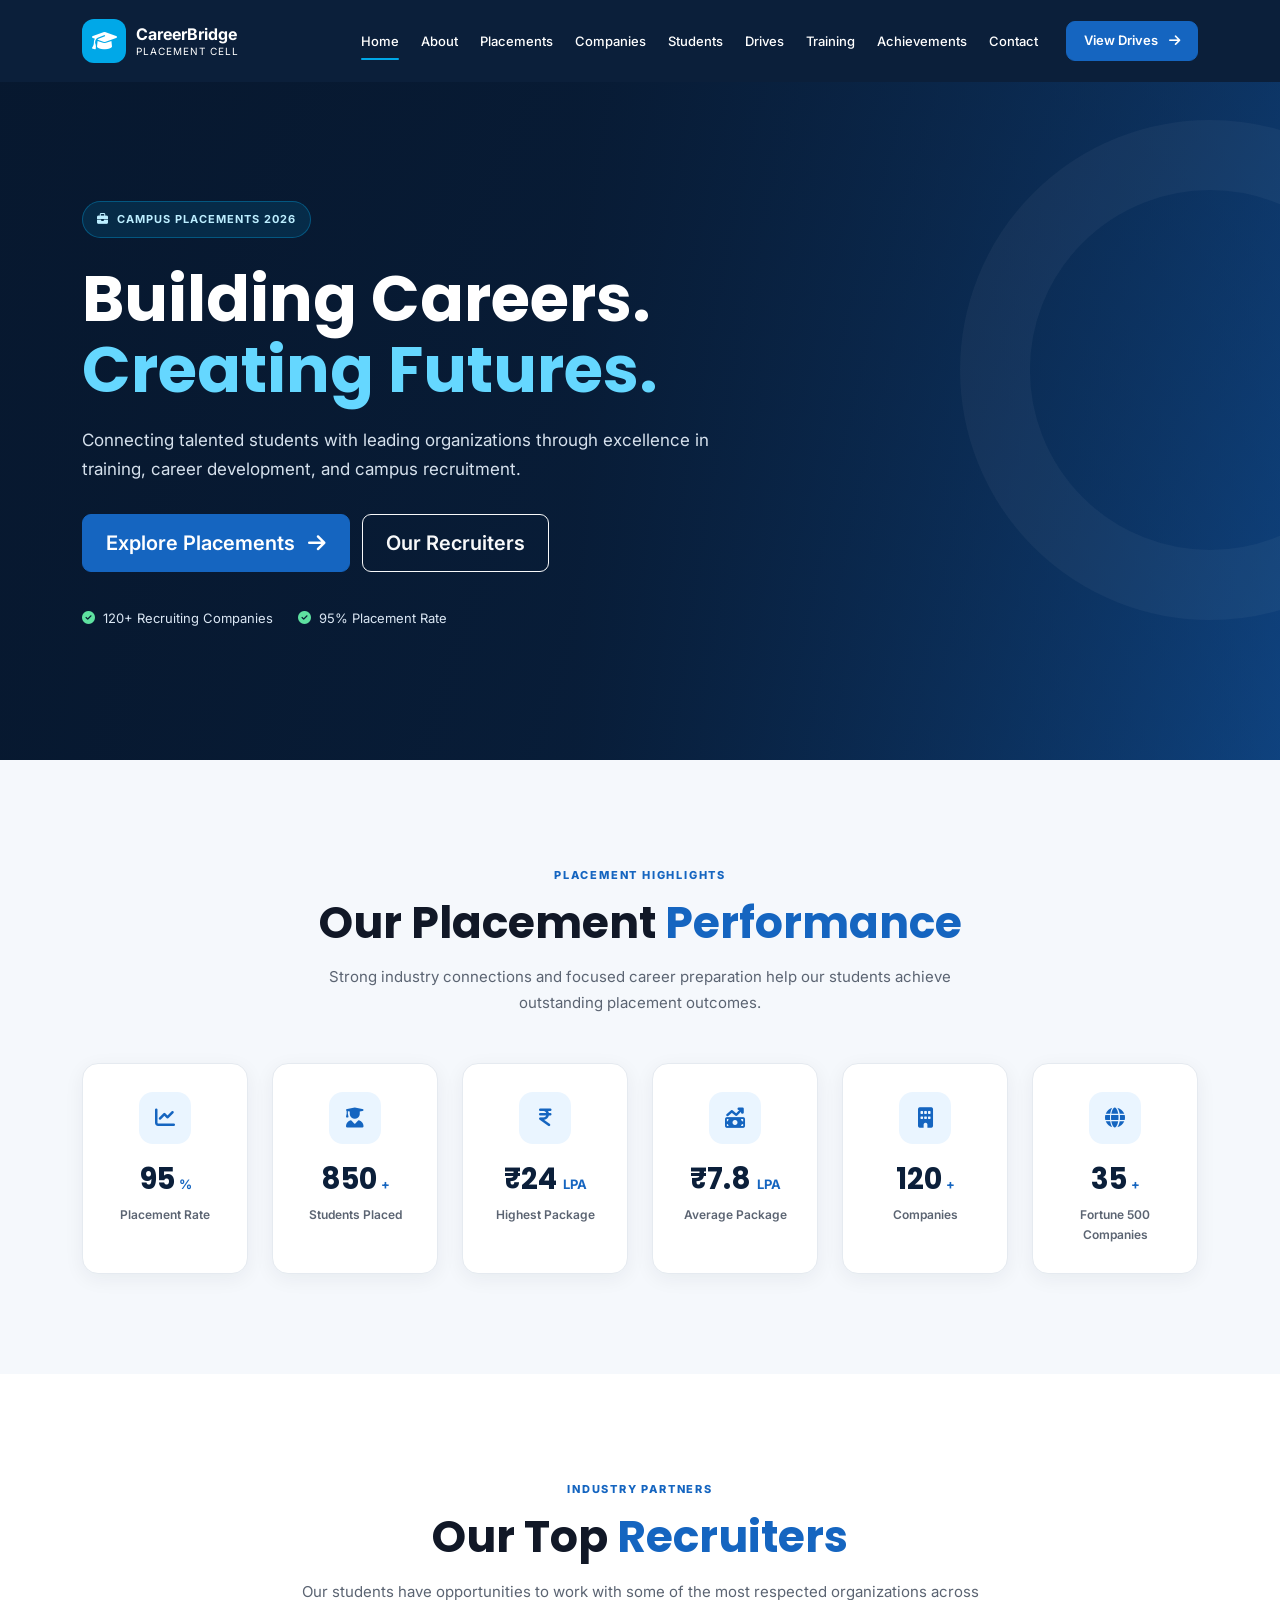
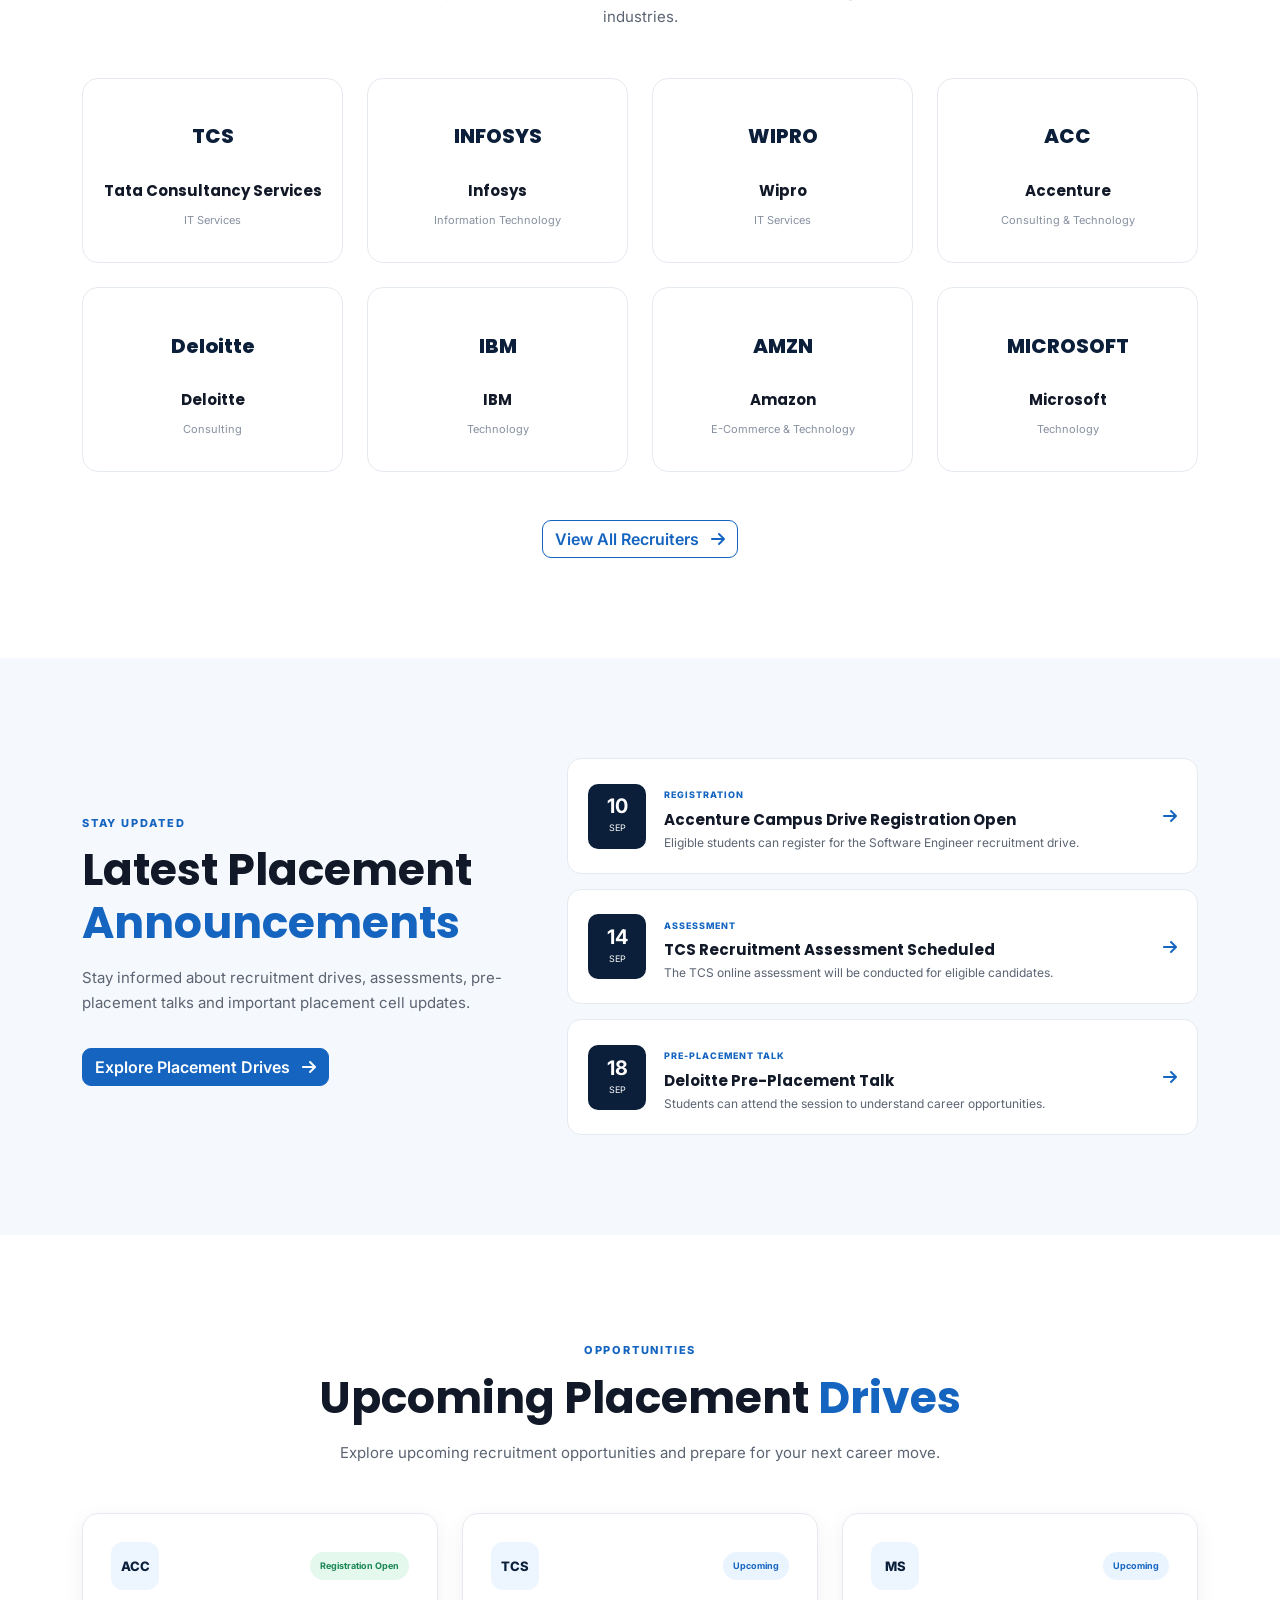
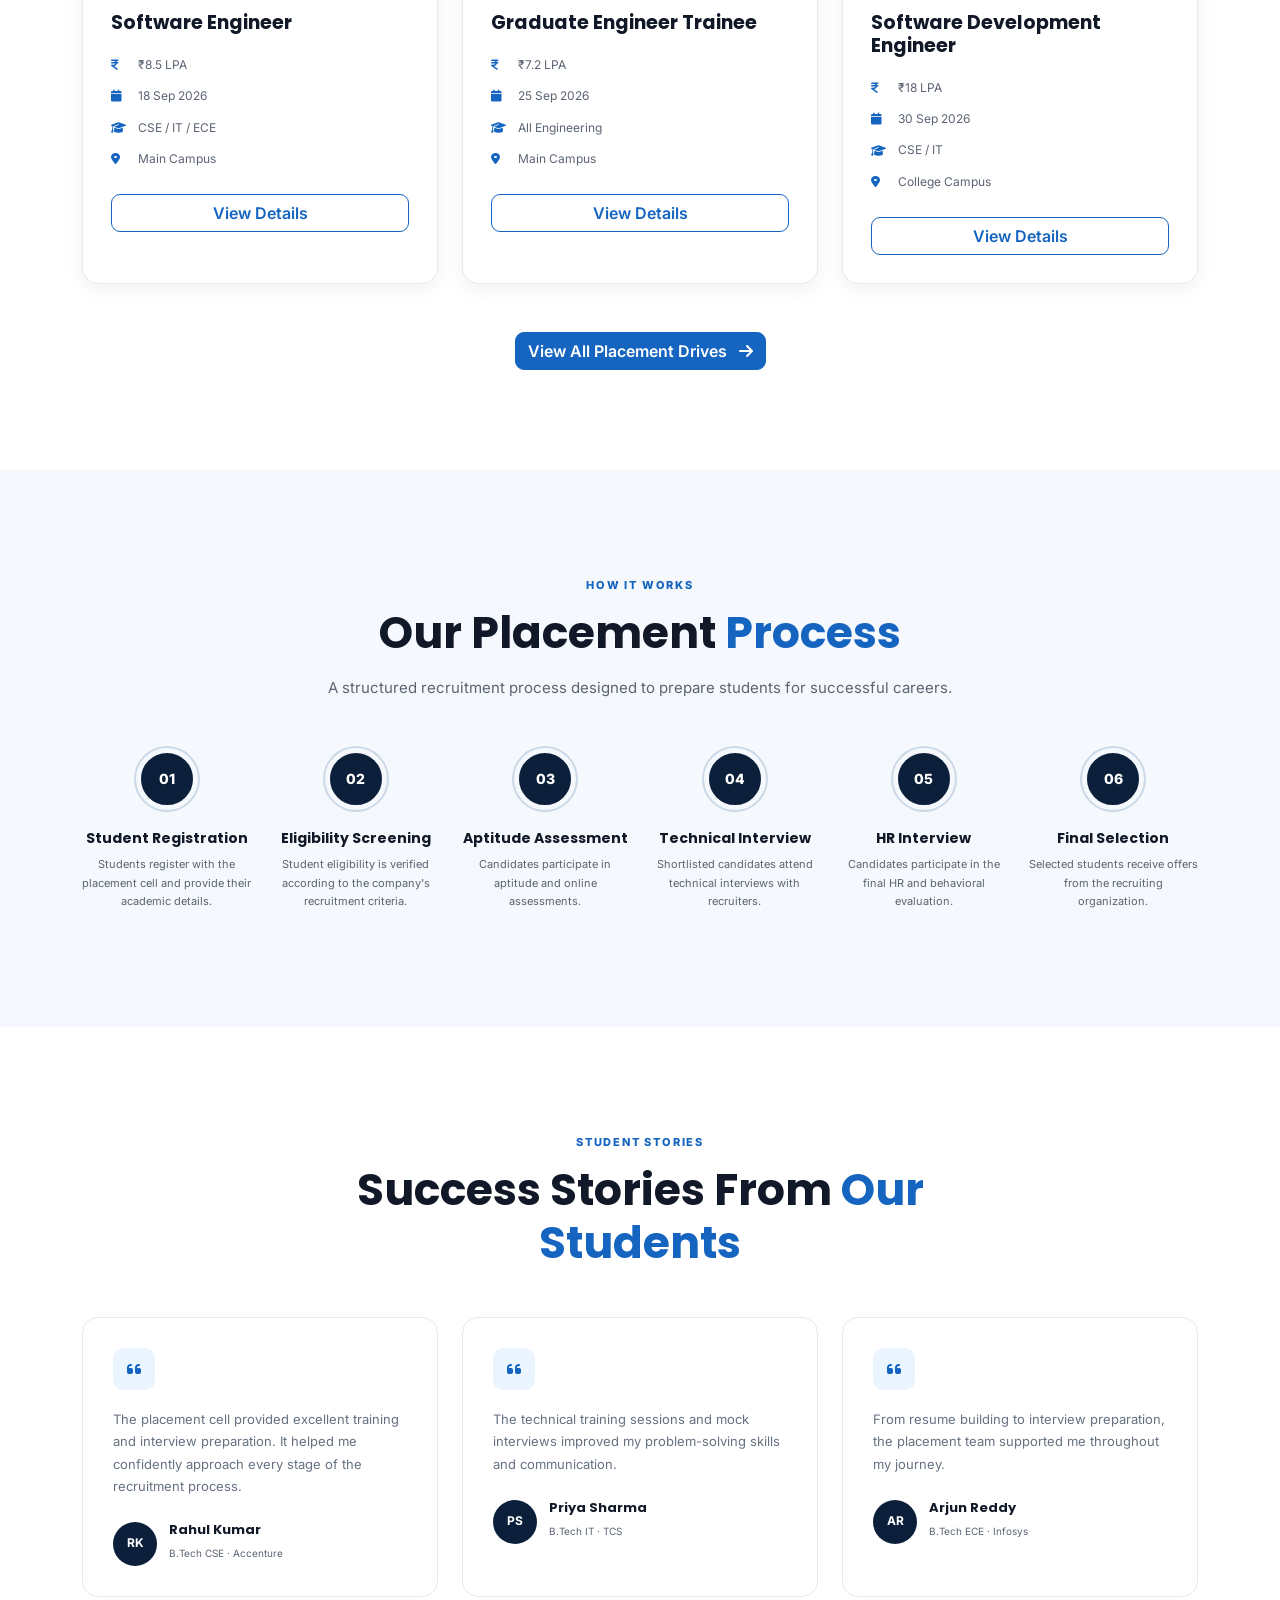
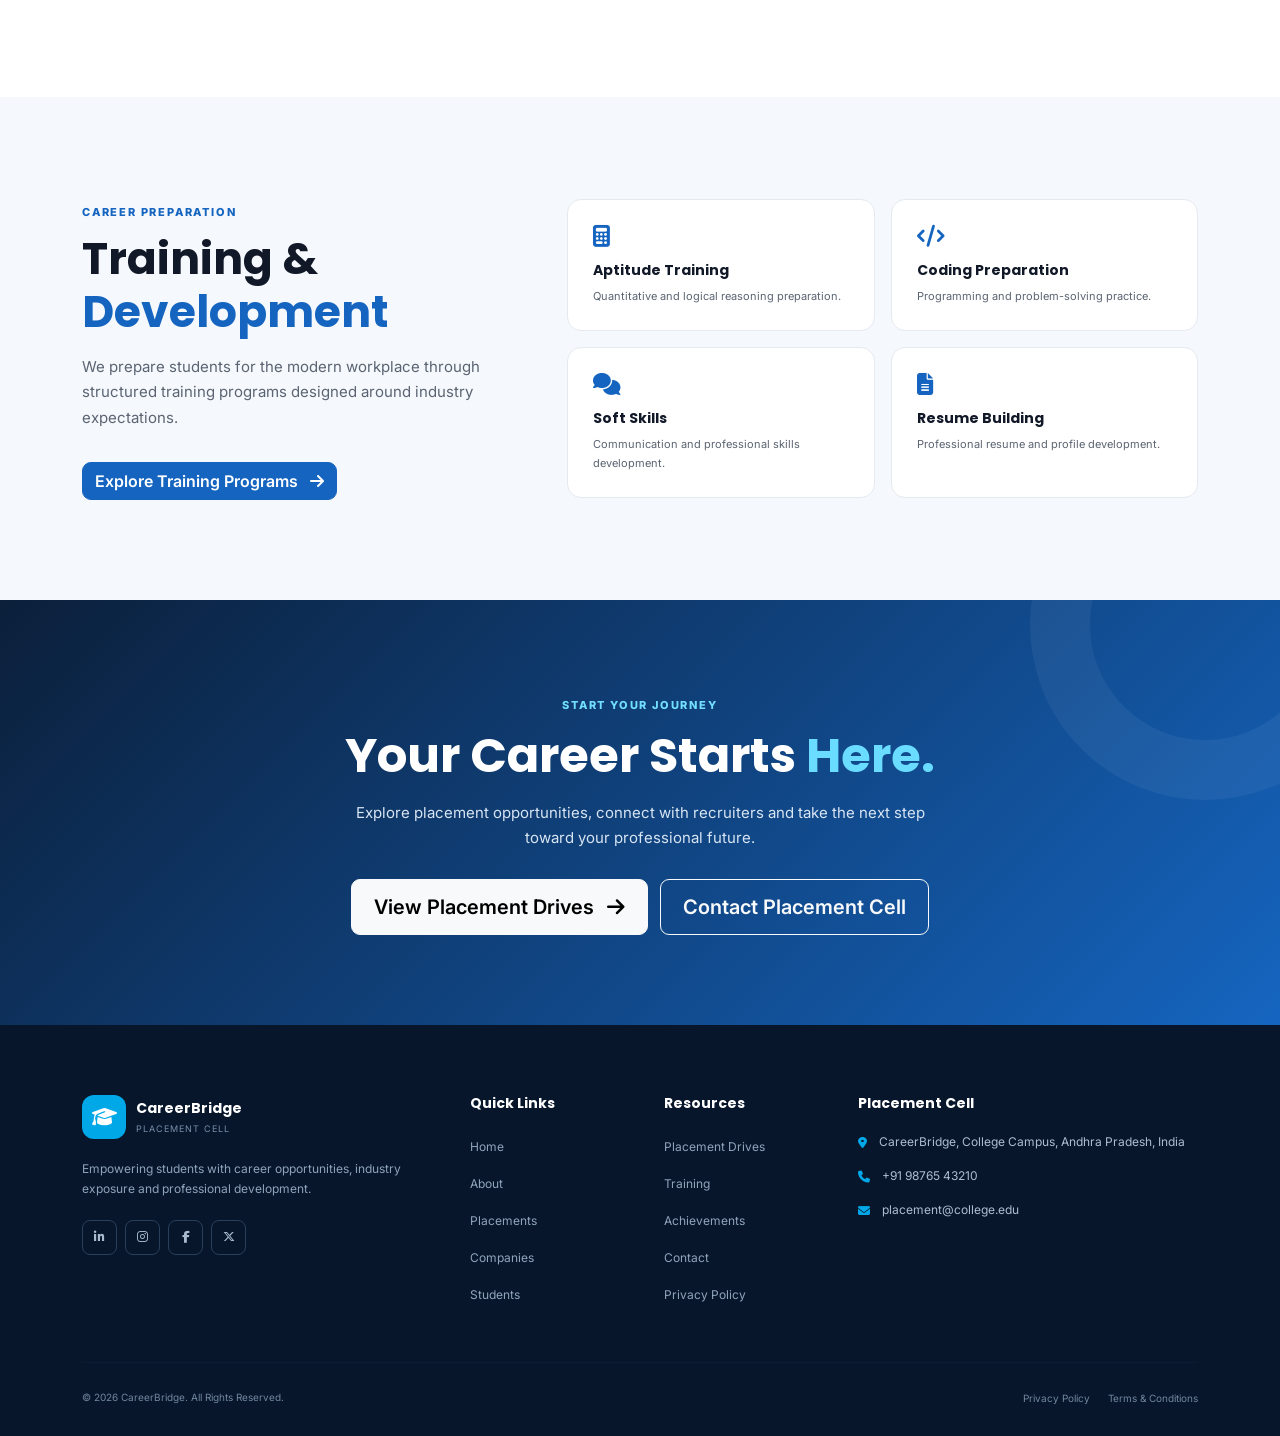
<file: index.html>
<!DOCTYPE html>
<html lang="en">

<head>
    <meta charset="UTF-8">

    <meta name="viewport" content="width=device-width, initial-scale=1.0">

    <meta name="description"
        content="CareerBridge Placement Portal - Connecting talented students with leading organizations.">

    <meta name="keywords"
        content="college placement, campus placements, placement cell, students, recruiters">

    <meta name="author" content="CareerBridge">

    <title>CareerBridge | College Placement Portal</title>

    <!-- Google Fonts -->
    <link rel="preconnect" href="https://fonts.googleapis.com">

    <link rel="preconnect" href="https://fonts.gstatic.com" crossorigin>

    <link
        href="https://fonts.googleapis.com/css2?family=Inter:wght@400;500;600;700;800&family=Poppins:wght@500;600;700;800&display=swap"
        rel="stylesheet">

    <!-- Bootstrap CSS -->
    <link
        href="https://cdn.jsdelivr.net/npm/bootstrap@5.3.3/dist/css/bootstrap.min.css"
        rel="stylesheet">

    <!-- Font Awesome -->
    <link
        rel="stylesheet"
        href="https://cdnjs.cloudflare.com/ajax/libs/font-awesome/6.5.2/css/all.min.css">

    <!-- Custom CSS -->
    <link rel="stylesheet" href="css/style.css">
</head>

<body>

    <!-- =====================================================
         NAVBAR
    ====================================================== -->

    <nav class="navbar navbar-expand-lg navbar-dark fixed-top placement-navbar">

        <div class="container">

            <!-- College Logo -->
            <a class="navbar-brand d-flex align-items-center" href="index.html">

                <div class="brand-logo">
                    <i class="fa-solid fa-graduation-cap"></i>
                </div>

                <div class="brand-text">
                    <span class="college-name">CareerBridge</span>
                    <small>Placement Cell</small>
                </div>

            </a>


            <!-- Mobile Menu Button -->
            <button
                class="navbar-toggler"
                type="button"
                data-bs-toggle="collapse"
                data-bs-target="#mainNavbar"
                aria-controls="mainNavbar"
                aria-expanded="false"
                aria-label="Toggle navigation">

                <span class="navbar-toggler-icon"></span>

            </button>


            <!-- Navigation -->
            <div class="collapse navbar-collapse" id="mainNavbar">

                <ul class="navbar-nav ms-auto align-items-lg-center">

                    <li class="nav-item">
                        <a class="nav-link active" href="index.html">
                            Home
                        </a>
                    </li>

                    <li class="nav-item">
                        <a class="nav-link" href="about.html">
                            About
                        </a>
                    </li>

                    <li class="nav-item">
                        <a class="nav-link" href="placements.html">
                            Placements
                        </a>
                    </li>

                    <li class="nav-item">
                        <a class="nav-link" href="companies.html">
                            Companies
                        </a>
                    </li>

                    <li class="nav-item">
                        <a class="nav-link" href="students.html">
                            Students
                        </a>
                    </li>

                    <li class="nav-item">
                        <a class="nav-link" href="drives.html">
                            Drives
                        </a>
                    </li>

                    <li class="nav-item">
                        <a class="nav-link" href="training.html">
                            Training
                        </a>
                    </li>

                    <li class="nav-item">
                        <a class="nav-link" href="achievements.html">
                            Achievements
                        </a>
                    </li>

                    <li class="nav-item">
                        <a class="nav-link" href="contact.html">
                            Contact
                        </a>
                    </li>

                    <!-- CTA Button -->
                    <li class="nav-item ms-lg-3 mt-3 mt-lg-0">

                        <a href="drives.html" class="btn btn-primary nav-cta">
                            View Drives
                            <i class="fa-solid fa-arrow-right ms-2"></i>
                        </a>

                    </li>

                </ul>

            </div>

        </div>

    </nav>


    <!-- =====================================================
         HERO SECTION
    ====================================================== -->

    <header class="hero-section">

        <div class="hero-overlay"></div>

        <div class="container hero-container">

            <div class="row align-items-center">

                <div class="col-lg-7">

                    <div class="hero-content">

                        <span class="hero-badge">
                            <i class="fa-solid fa-briefcase"></i>
                            CAMPUS PLACEMENTS 2026
                        </span>

                        <h1>
                            Building Careers.
                            <span>Creating Futures.</span>
                        </h1>

                        <p>
                            Connecting talented students with leading organizations
                            through excellence in training, career development,
                            and campus recruitment.
                        </p>

                        <div class="hero-buttons">

                            <a href="placements.html"
                                class="btn btn-primary btn-lg">

                                Explore Placements

                                <i class="fa-solid fa-arrow-right ms-2"></i>

                            </a>

                            <a href="companies.html"
                                class="btn btn-outline-light btn-lg">

                                Our Recruiters

                            </a>

                        </div>


                        <div class="hero-trust">

                            <div class="trust-item">

                                <i class="fa-solid fa-circle-check"></i>

                                <span>
                                    120+ Recruiting Companies
                                </span>

                            </div>

                            <div class="trust-item">

                                <i class="fa-solid fa-circle-check"></i>

                                <span>
                                    95% Placement Rate
                                </span>

                            </div>

                        </div>

                    </div>

                </div>

            </div>

        </div>

    </header>


    <!-- =====================================================
         PLACEMENT STATISTICS
    ====================================================== -->

    <section class="stats-section section-padding">

        <div class="container">

            <div class="section-heading text-center">

                <span class="section-label">
                    PLACEMENT HIGHLIGHTS
                </span>

                <h2>
                    Our Placement
                    <span>Performance</span>
                </h2>

                <p>
                    Strong industry connections and focused career preparation
                    help our students achieve outstanding placement outcomes.
                </p>

            </div>


            <div class="row g-4 mt-4">

                <!-- Card 1 -->
                <div class="col-6 col-lg-4 col-xl-2">

                    <div class="stat-card">

                        <div class="stat-icon">
                            <i class="fa-solid fa-chart-line"></i>
                        </div>

                        <h3 class="counter" data-target="95">
                            0
                        </h3>

                        <span>%</span>

                        <p>
                            Placement Rate
                        </p>

                    </div>

                </div>


                <!-- Card 2 -->
                <div class="col-6 col-lg-4 col-xl-2">

                    <div class="stat-card">

                        <div class="stat-icon">
                            <i class="fa-solid fa-user-graduate"></i>
                        </div>

                        <h3 class="counter" data-target="850">
                            0
                        </h3>

                        <span>+</span>

                        <p>
                            Students Placed
                        </p>

                    </div>

                </div>


                <!-- Card 3 -->
                <div class="col-6 col-lg-4 col-xl-2">

                    <div class="stat-card">

                        <div class="stat-icon">
                            <i class="fa-solid fa-indian-rupee-sign"></i>
                        </div>

                        <h3>
                            ₹24
                        </h3>

                        <span>LPA</span>

                        <p>
                            Highest Package
                        </p>

                    </div>

                </div>


                <!-- Card 4 -->
                <div class="col-6 col-lg-4 col-xl-2">

                    <div class="stat-card">

                        <div class="stat-icon">
                            <i class="fa-solid fa-money-bill-trend-up"></i>
                        </div>

                        <h3>
                            ₹7.8
                        </h3>

                        <span>LPA</span>

                        <p>
                            Average Package
                        </p>

                    </div>

                </div>


                <!-- Card 5 -->
                <div class="col-6 col-lg-4 col-xl-2">

                    <div class="stat-card">

                        <div class="stat-icon">
                            <i class="fa-solid fa-building"></i>
                        </div>

                        <h3 class="counter" data-target="120">
                            0
                        </h3>

                        <span>+</span>

                        <p>
                            Companies
                        </p>

                    </div>

                </div>


                <!-- Card 6 -->
                <div class="col-6 col-lg-4 col-xl-2">

                    <div class="stat-card">

                        <div class="stat-icon">
                            <i class="fa-solid fa-globe"></i>
                        </div>

                        <h3 class="counter" data-target="35">
                            0
                        </h3>

                        <span>+</span>

                        <p>
                            Fortune 500 Companies
                        </p>

                    </div>

                </div>

            </div>

        </div>

    </section>


    <!-- =====================================================
         TOP RECRUITERS
    ====================================================== -->

    <section class="recruiters-section section-padding">

        <div class="container">

            <div class="section-heading text-center">

                <span class="section-label">
                    INDUSTRY PARTNERS
                </span>

                <h2>
                    Our Top
                    <span>Recruiters</span>
                </h2>

                <p>
                    Our students have opportunities to work with some of
                    the most respected organizations across industries.
                </p>

            </div>


            <div class="row g-4 mt-4">

                <div class="col-6 col-md-4 col-lg-3">
                    <div class="company-card">
                        <div class="company-logo">TCS</div>
                        <h5>Tata Consultancy Services</h5>
                        <small>IT Services</small>
                    </div>
                </div>

                <div class="col-6 col-md-4 col-lg-3">
                    <div class="company-card">
                        <div class="company-logo">INFOSYS</div>
                        <h5>Infosys</h5>
                        <small>Information Technology</small>
                    </div>
                </div>

                <div class="col-6 col-md-4 col-lg-3">
                    <div class="company-card">
                        <div class="company-logo">WIPRO</div>
                        <h5>Wipro</h5>
                        <small>IT Services</small>
                    </div>
                </div>

                <div class="col-6 col-md-4 col-lg-3">
                    <div class="company-card">
                        <div class="company-logo">ACC</div>
                        <h5>Accenture</h5>
                        <small>Consulting & Technology</small>
                    </div>
                </div>

                <div class="col-6 col-md-4 col-lg-3">
                    <div class="company-card">
                        <div class="company-logo">Deloitte</div>
                        <h5>Deloitte</h5>
                        <small>Consulting</small>
                    </div>
                </div>

                <div class="col-6 col-md-4 col-lg-3">
                    <div class="company-card">
                        <div class="company-logo">IBM</div>
                        <h5>IBM</h5>
                        <small>Technology</small>
                    </div>
                </div>

                <div class="col-6 col-md-4 col-lg-3">
                    <div class="company-card">
                        <div class="company-logo">AMZN</div>
                        <h5>Amazon</h5>
                        <small>E-Commerce & Technology</small>
                    </div>
                </div>

                <div class="col-6 col-md-4 col-lg-3">
                    <div class="company-card">
                        <div class="company-logo">MICROSOFT</div>
                        <h5>Microsoft</h5>
                        <small>Technology</small>
                    </div>
                </div>

            </div>


            <div class="text-center mt-5">

                <a href="companies.html" class="btn btn-outline-primary">
                    View All Recruiters
                    <i class="fa-solid fa-arrow-right ms-2"></i>
                </a>

            </div>

        </div>

    </section>


    <!-- =====================================================
         ANNOUNCEMENTS
    ====================================================== -->

    <section class="announcements-section section-padding">

        <div class="container">

            <div class="row g-5 align-items-center">

                <div class="col-lg-5">

                    <div class="section-heading">

                        <span class="section-label">
                            STAY UPDATED
                        </span>

                        <h2>
                            Latest Placement
                            <span>Announcements</span>
                        </h2>

                        <p>
                            Stay informed about recruitment drives,
                            assessments, pre-placement talks and
                            important placement cell updates.
                        </p>

                        <a href="drives.html"
                            class="btn btn-primary mt-3">

                            Explore Placement Drives

                            <i class="fa-solid fa-arrow-right ms-2"></i>

                        </a>

                    </div>

                </div>


                <div class="col-lg-7">

                    <div class="announcement-list">

                        <div class="announcement-item">

                            <div class="announcement-date">
                                <strong>10</strong>
                                <span>SEP</span>
                            </div>

                            <div class="announcement-content">

                                <span class="announcement-tag">
                                    Registration
                                </span>

                                <h5>
                                    Accenture Campus Drive Registration Open
                                </h5>

                                <p>
                                    Eligible students can register for
                                    the Software Engineer recruitment drive.
                                </p>

                            </div>

                            <i class="fa-solid fa-arrow-right"></i>

                        </div>


                        <div class="announcement-item">

                            <div class="announcement-date">
                                <strong>14</strong>
                                <span>SEP</span>
                            </div>

                            <div class="announcement-content">

                                <span class="announcement-tag">
                                    Assessment
                                </span>

                                <h5>
                                    TCS Recruitment Assessment Scheduled
                                </h5>

                                <p>
                                    The TCS online assessment will be
                                    conducted for eligible candidates.
                                </p>

                            </div>

                            <i class="fa-solid fa-arrow-right"></i>

                        </div>


                        <div class="announcement-item">

                            <div class="announcement-date">
                                <strong>18</strong>
                                <span>SEP</span>
                            </div>

                            <div class="announcement-content">

                                <span class="announcement-tag">
                                    Pre-Placement Talk
                                </span>

                                <h5>
                                    Deloitte Pre-Placement Talk
                                </h5>

                                <p>
                                    Students can attend the session
                                    to understand career opportunities.
                                </p>

                            </div>

                            <i class="fa-solid fa-arrow-right"></i>

                        </div>

                    </div>

                </div>

            </div>

        </div>

    </section>


    <!-- =====================================================
         UPCOMING DRIVES
    ====================================================== -->

    <section class="drives-section section-padding">

        <div class="container">

            <div class="section-heading text-center">

                <span class="section-label">
                    OPPORTUNITIES
                </span>

                <h2>
                    Upcoming Placement
                    <span>Drives</span>
                </h2>

                <p>
                    Explore upcoming recruitment opportunities and
                    prepare for your next career move.
                </p>

            </div>


            <div class="row g-4 mt-4">

                <!-- Drive 1 -->
                <div class="col-lg-4">

                    <div class="drive-card">

                        <div class="drive-top">

                            <div class="drive-company">
                                ACC
                            </div>

                            <span class="status-badge open">
                                Registration Open
                            </span>

                        </div>

                        <h4>
                            Software Engineer
                        </h4>

                        <div class="drive-info">

                            <div>
                                <i class="fa-solid fa-indian-rupee-sign"></i>
                                <span>₹8.5 LPA</span>
                            </div>

                            <div>
                                <i class="fa-solid fa-calendar"></i>
                                <span>18 Sep 2026</span>
                            </div>

                            <div>
                                <i class="fa-solid fa-graduation-cap"></i>
                                <span>CSE / IT / ECE</span>
                            </div>

                            <div>
                                <i class="fa-solid fa-location-dot"></i>
                                <span>Main Campus</span>
                            </div>

                        </div>

                        <a href="drives.html"
                            class="btn btn-outline-primary w-100">

                            View Details

                        </a>

                    </div>

                </div>


                <!-- Drive 2 -->
                <div class="col-lg-4">

                    <div class="drive-card">

                        <div class="drive-top">

                            <div class="drive-company">
                                TCS
                            </div>

                            <span class="status-badge upcoming">
                                Upcoming
                            </span>

                        </div>

                        <h4>
                            Graduate Engineer Trainee
                        </h4>

                        <div class="drive-info">

                            <div>
                                <i class="fa-solid fa-indian-rupee-sign"></i>
                                <span>₹7.2 LPA</span>
                            </div>

                            <div>
                                <i class="fa-solid fa-calendar"></i>
                                <span>25 Sep 2026</span>
                            </div>

                            <div>
                                <i class="fa-solid fa-graduation-cap"></i>
                                <span>All Engineering</span>
                            </div>

                            <div>
                                <i class="fa-solid fa-location-dot"></i>
                                <span>Main Campus</span>
                            </div>

                        </div>

                        <a href="drives.html"
                            class="btn btn-outline-primary w-100">

                            View Details

                        </a>

                    </div>

                </div>


                <!-- Drive 3 -->
                <div class="col-lg-4">

                    <div class="drive-card">

                        <div class="drive-top">

                            <div class="drive-company">
                                MS
                            </div>

                            <span class="status-badge upcoming">
                                Upcoming
                            </span>

                        </div>

                        <h4>
                            Software Development Engineer
                        </h4>

                        <div class="drive-info">

                            <div>
                                <i class="fa-solid fa-indian-rupee-sign"></i>
                                <span>₹18 LPA</span>
                            </div>

                            <div>
                                <i class="fa-solid fa-calendar"></i>
                                <span>30 Sep 2026</span>
                            </div>

                            <div>
                                <i class="fa-solid fa-graduation-cap"></i>
                                <span>CSE / IT</span>
                            </div>

                            <div>
                                <i class="fa-solid fa-location-dot"></i>
                                <span>College Campus</span>
                            </div>

                        </div>

                        <a href="drives.html"
                            class="btn btn-outline-primary w-100">

                            View Details

                        </a>

                    </div>

                </div>

            </div>


            <div class="text-center mt-5">

                <a href="drives.html"
                    class="btn btn-primary">

                    View All Placement Drives

                    <i class="fa-solid fa-arrow-right ms-2"></i>

                </a>

            </div>

        </div>

    </section>


    <!-- =====================================================
         PLACEMENT PROCESS
    ====================================================== -->

    <section class="process-section section-padding">

        <div class="container">

            <div class="section-heading text-center">

                <span class="section-label">
                    HOW IT WORKS
                </span>

                <h2>
                    Our Placement
                    <span>Process</span>
                </h2>

                <p>
                    A structured recruitment process designed to
                    prepare students for successful careers.
                </p>

            </div>


            <div class="process-timeline mt-5">

                <div class="process-item">

                    <div class="process-number">
                        01
                    </div>

                    <div class="process-content">

                        <h5>
                            Student Registration
                        </h5>

                        <p>
                            Students register with the placement cell
                            and provide their academic details.
                        </p>

                    </div>

                </div>


                <div class="process-item">

                    <div class="process-number">
                        02
                    </div>

                    <div class="process-content">

                        <h5>
                            Eligibility Screening
                        </h5>

                        <p>
                            Student eligibility is verified according
                            to the company's recruitment criteria.
                        </p>

                    </div>

                </div>


                <div class="process-item">

                    <div class="process-number">
                        03
                    </div>

                    <div class="process-content">

                        <h5>
                            Aptitude Assessment
                        </h5>

                        <p>
                            Candidates participate in aptitude and
                            online assessments.
                        </p>

                    </div>

                </div>


                <div class="process-item">

                    <div class="process-number">
                        04
                    </div>

                    <div class="process-content">

                        <h5>
                            Technical Interview
                        </h5>

                        <p>
                            Shortlisted candidates attend technical
                            interviews with recruiters.
                        </p>

                    </div>

                </div>


                <div class="process-item">

                    <div class="process-number">
                        05
                    </div>

                    <div class="process-content">

                        <h5>
                            HR Interview
                        </h5>

                        <p>
                            Candidates participate in the final
                            HR and behavioral evaluation.
                        </p>

                    </div>

                </div>


                <div class="process-item">

                    <div class="process-number">
                        06
                    </div>

                    <div class="process-content">

                        <h5>
                            Final Selection
                        </h5>

                        <p>
                            Selected students receive offers from
                            the recruiting organization.
                        </p>

                    </div>

                </div>

            </div>

        </div>

    </section>


    <!-- =====================================================
         SUCCESS STORIES
    ====================================================== -->

    <section class="testimonials-section section-padding">

        <div class="container">

            <div class="section-heading text-center">

                <span class="section-label">
                    STUDENT STORIES
                </span>

                <h2>
                    Success Stories From
                    <span>Our Students</span>
                </h2>

            </div>


            <div class="row g-4 mt-4">

                <div class="col-lg-4">

                    <div class="testimonial-card">

                        <div class="quote-icon">
                            <i class="fa-solid fa-quote-left"></i>
                        </div>

                        <p>
                            The placement cell provided excellent
                            training and interview preparation.
                            It helped me confidently approach
                            every stage of the recruitment process.
                        </p>

                        <div class="student-profile">

                            <div class="student-avatar">
                                RK
                            </div>

                            <div>
                                <h6>Rahul Kumar</h6>
                                <small>
                                    B.Tech CSE · Accenture
                                </small>
                            </div>

                        </div>

                    </div>

                </div>


                <div class="col-lg-4">

                    <div class="testimonial-card">

                        <div class="quote-icon">
                            <i class="fa-solid fa-quote-left"></i>
                        </div>

                        <p>
                            The technical training sessions and
                            mock interviews improved my problem-solving
                            skills and communication.
                        </p>

                        <div class="student-profile">

                            <div class="student-avatar">
                                PS
                            </div>

                            <div>
                                <h6>Priya Sharma</h6>
                                <small>
                                    B.Tech IT · TCS
                                </small>
                            </div>

                        </div>

                    </div>

                </div>


                <div class="col-lg-4">

                    <div class="testimonial-card">

                        <div class="quote-icon">
                            <i class="fa-solid fa-quote-left"></i>
                        </div>

                        <p>
                            From resume building to interview preparation,
                            the placement team supported me throughout
                            my journey.
                        </p>

                        <div class="student-profile">

                            <div class="student-avatar">
                                AR
                            </div>

                            <div>
                                <h6>Arjun Reddy</h6>
                                <small>
                                    B.Tech ECE · Infosys
                                </small>
                            </div>

                        </div>

                    </div>

                </div>

            </div>

        </div>

    </section>


    <!-- =====================================================
         TRAINING SECTION
    ====================================================== -->

    <section class="training-section section-padding">

        <div class="container">

            <div class="row align-items-center g-5">

                <div class="col-lg-5">

                    <div class="section-heading">

                        <span class="section-label">
                            CAREER PREPARATION
                        </span>

                        <h2>
                            Training &
                            <span>Development</span>
                        </h2>

                        <p>
                            We prepare students for the modern workplace
                            through structured training programs designed
                            around industry expectations.
                        </p>

                        <a href="training.html"
                            class="btn btn-primary mt-3">

                            Explore Training Programs

                            <i class="fa-solid fa-arrow-right ms-2"></i>

                        </a>

                    </div>

                </div>


                <div class="col-lg-7">

                    <div class="row g-3">

                        <div class="col-6">

                            <div class="training-card">

                                <i class="fa-solid fa-calculator"></i>

                                <h5>
                                    Aptitude Training
                                </h5>

                                <p>
                                    Quantitative and logical reasoning
                                    preparation.
                                </p>

                            </div>

                        </div>


                        <div class="col-6">

                            <div class="training-card">

                                <i class="fa-solid fa-code"></i>

                                <h5>
                                    Coding Preparation
                                </h5>

                                <p>
                                    Programming and problem-solving
                                    practice.
                                </p>

                            </div>

                        </div>


                        <div class="col-6">

                            <div class="training-card">

                                <i class="fa-solid fa-comments"></i>

                                <h5>
                                    Soft Skills
                                </h5>

                                <p>
                                    Communication and professional
                                    skills development.
                                </p>

                            </div>

                        </div>


                        <div class="col-6">

                            <div class="training-card">

                                <i class="fa-solid fa-file-lines"></i>

                                <h5>
                                    Resume Building
                                </h5>

                                <p>
                                    Professional resume and profile
                                    development.
                                </p>

                            </div>

                        </div>

                    </div>

                </div>

            </div>

        </div>

    </section>


    <!-- =====================================================
         CALL TO ACTION
    ====================================================== -->

    <section class="cta-section">

        <div class="container">

            <div class="cta-content text-center">

                <span class="section-label">
                    START YOUR JOURNEY
                </span>

                <h2>
                    Your Career Starts
                    <span>Here.</span>
                </h2>

                <p>
                    Explore placement opportunities, connect with
                    recruiters and take the next step toward your
                    professional future.
                </p>

                <div class="cta-buttons">

                    <a href="drives.html"
                        class="btn btn-light btn-lg">

                        View Placement Drives

                        <i class="fa-solid fa-arrow-right ms-2"></i>

                    </a>

                    <a href="contact.html"
                        class="btn btn-outline-light btn-lg">

                        Contact Placement Cell

                    </a>

                </div>

            </div>

        </div>

    </section>


    <!-- =====================================================
         FOOTER
    ====================================================== -->

    <footer class="footer">

        <div class="container">

            <div class="row g-5">

                <!-- College -->
                <div class="col-lg-4">

                    <a href="index.html"
                        class="footer-brand">

                        <div class="brand-logo">
                            <i class="fa-solid fa-graduation-cap"></i>
                        </div>

                        <div>
                            <strong>
                                CareerBridge
                            </strong>

                            <small>
                                Placement Cell
                            </small>
                        </div>

                    </a>

                    <p class="footer-description">
                        Empowering students with career opportunities,
                        industry exposure and professional development.
                    </p>


                    <div class="social-links">

                        <a href="#" aria-label="LinkedIn">
                            <i class="fa-brands fa-linkedin-in"></i>
                        </a>

                        <a href="#" aria-label="Instagram">
                            <i class="fa-brands fa-instagram"></i>
                        </a>

                        <a href="#" aria-label="Facebook">
                            <i class="fa-brands fa-facebook-f"></i>
                        </a>

                        <a href="#" aria-label="X">
                            <i class="fa-brands fa-x-twitter"></i>
                        </a>

                    </div>

                </div>


                <!-- Quick Links -->
                <div class="col-6 col-lg-2">

                    <h5>
                        Quick Links
                    </h5>

                    <ul class="footer-links">

                        <li>
                            <a href="index.html">Home</a>
                        </li>

                        <li>
                            <a href="about.html">About</a>
                        </li>

                        <li>
                            <a href="placements.html">Placements</a>
                        </li>

                        <li>
                            <a href="companies.html">Companies</a>
                        </li>

                        <li>
                            <a href="students.html">Students</a>
                        </li>

                    </ul>

                </div>


                <!-- Resources -->
                <div class="col-6 col-lg-2">

                    <h5>
                        Resources
                    </h5>

                    <ul class="footer-links">

                        <li>
                            <a href="drives.html">Placement Drives</a>
                        </li>

                        <li>
                            <a href="training.html">Training</a>
                        </li>

                        <li>
                            <a href="achievements.html">Achievements</a>
                        </li>

                        <li>
                            <a href="contact.html">Contact</a>
                        </li>

                        <li>
                            <a href="#">Privacy Policy</a>
                        </li>

                    </ul>

                </div>


                <!-- Contact -->
                <div class="col-lg-4">

                    <h5>
                        Placement Cell
                    </h5>

                    <ul class="footer-contact">

                        <li>

                            <i class="fa-solid fa-location-dot"></i>

                            <span>
                                CareerBridge,
                                College Campus, Andhra Pradesh, India
                            </span>

                        </li>

                        <li>

                            <i class="fa-solid fa-phone"></i>

                            <span>
                                +91 98765 43210
                            </span>

                        </li>

                        <li>

                            <i class="fa-solid fa-envelope"></i>

                            <span>
                                placement@college.edu
                            </span>

                        </li>

                    </ul>

                </div>

            </div>


            <hr>


            <div class="footer-bottom">

                <p>
                    © 2026 CareerBridge.
                    All Rights Reserved.
                </p>

                <div>

                    <a href="#">
                        Privacy Policy
                    </a>

                    <a href="#">
                        Terms & Conditions
                    </a>

                </div>

            </div>

        </div>

    </footer>


    <!-- =====================================================
         BACK TO TOP
    ====================================================== -->

    <button
        id="backToTop"
        class="back-to-top"
        aria-label="Back to top">

        <i class="fa-solid fa-arrow-up"></i>

    </button>


    <!-- Bootstrap JavaScript -->
    <script
        src="https://cdn.jsdelivr.net/npm/bootstrap@5.3.3/dist/js/bootstrap.bundle.min.js">
    </script>


    <!-- Custom JavaScript -->
    <script src="js/main.js"></script>

</body>

</html>
</file>
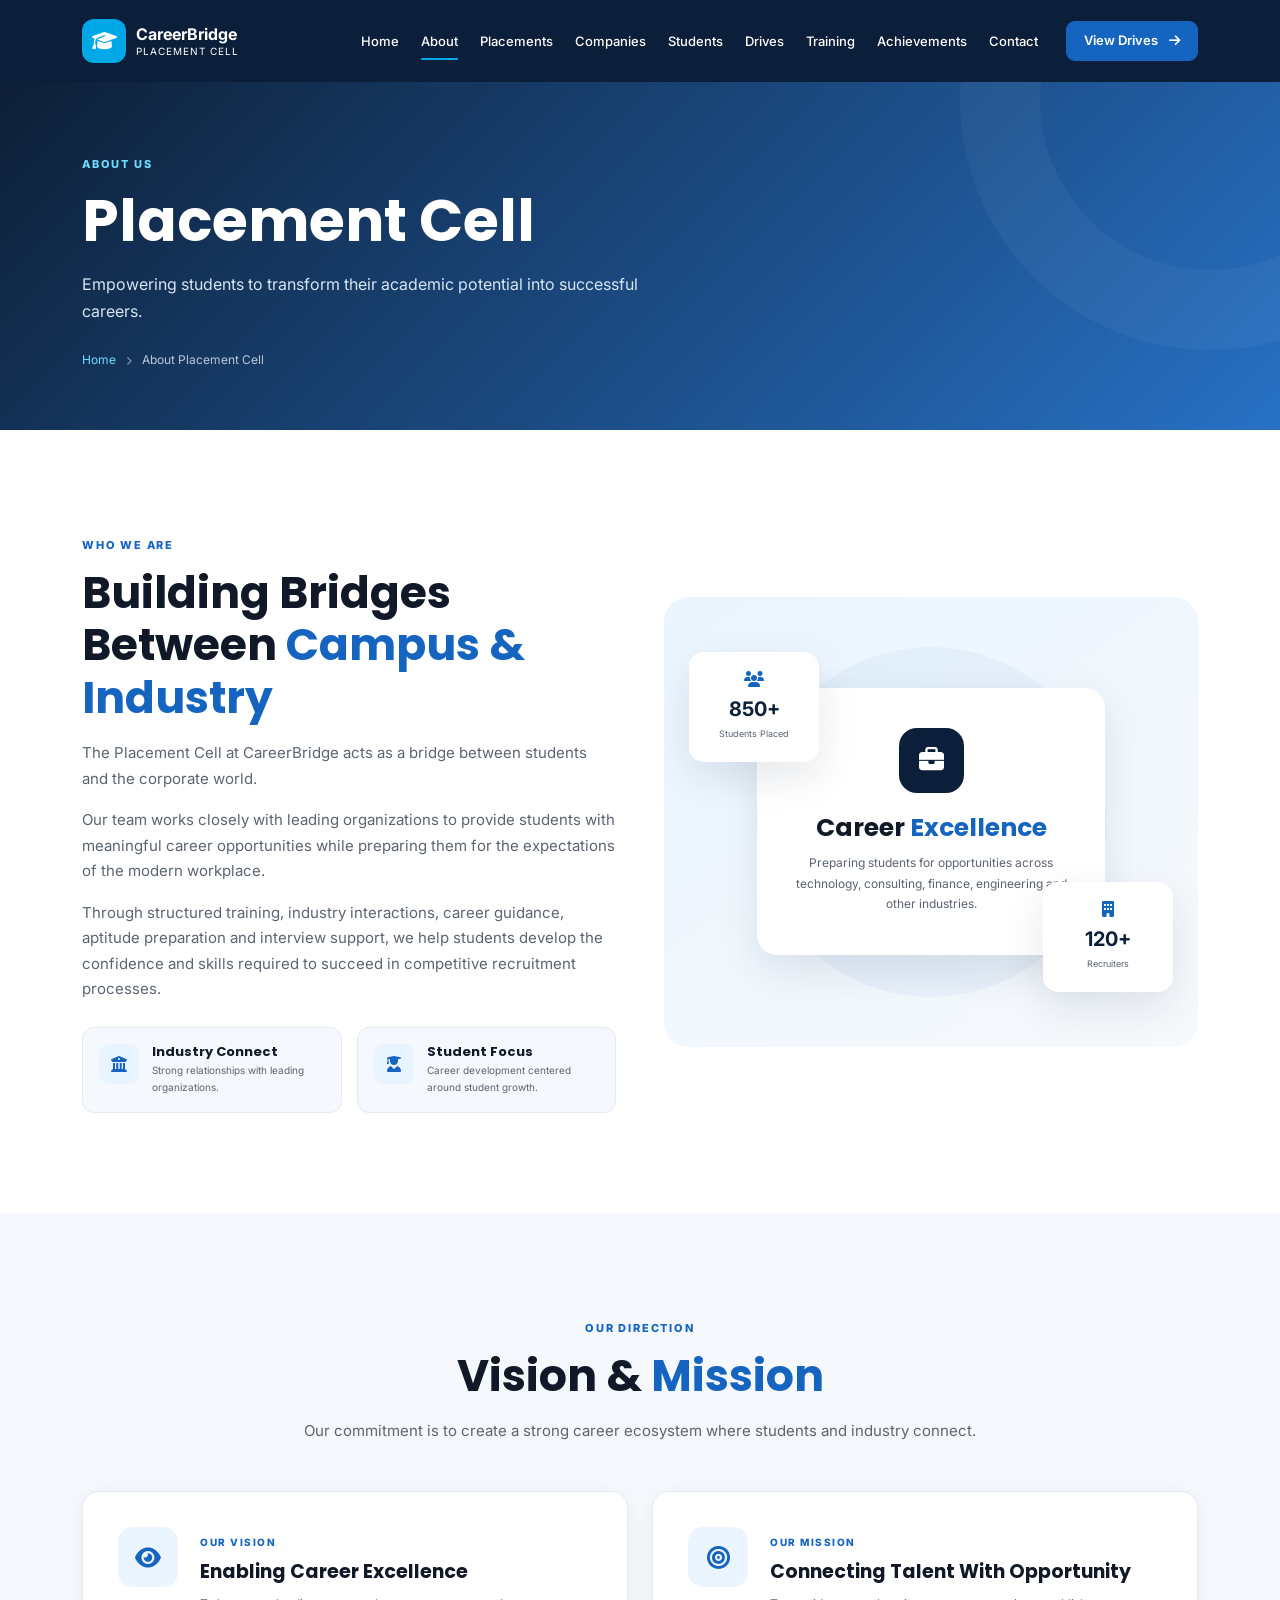
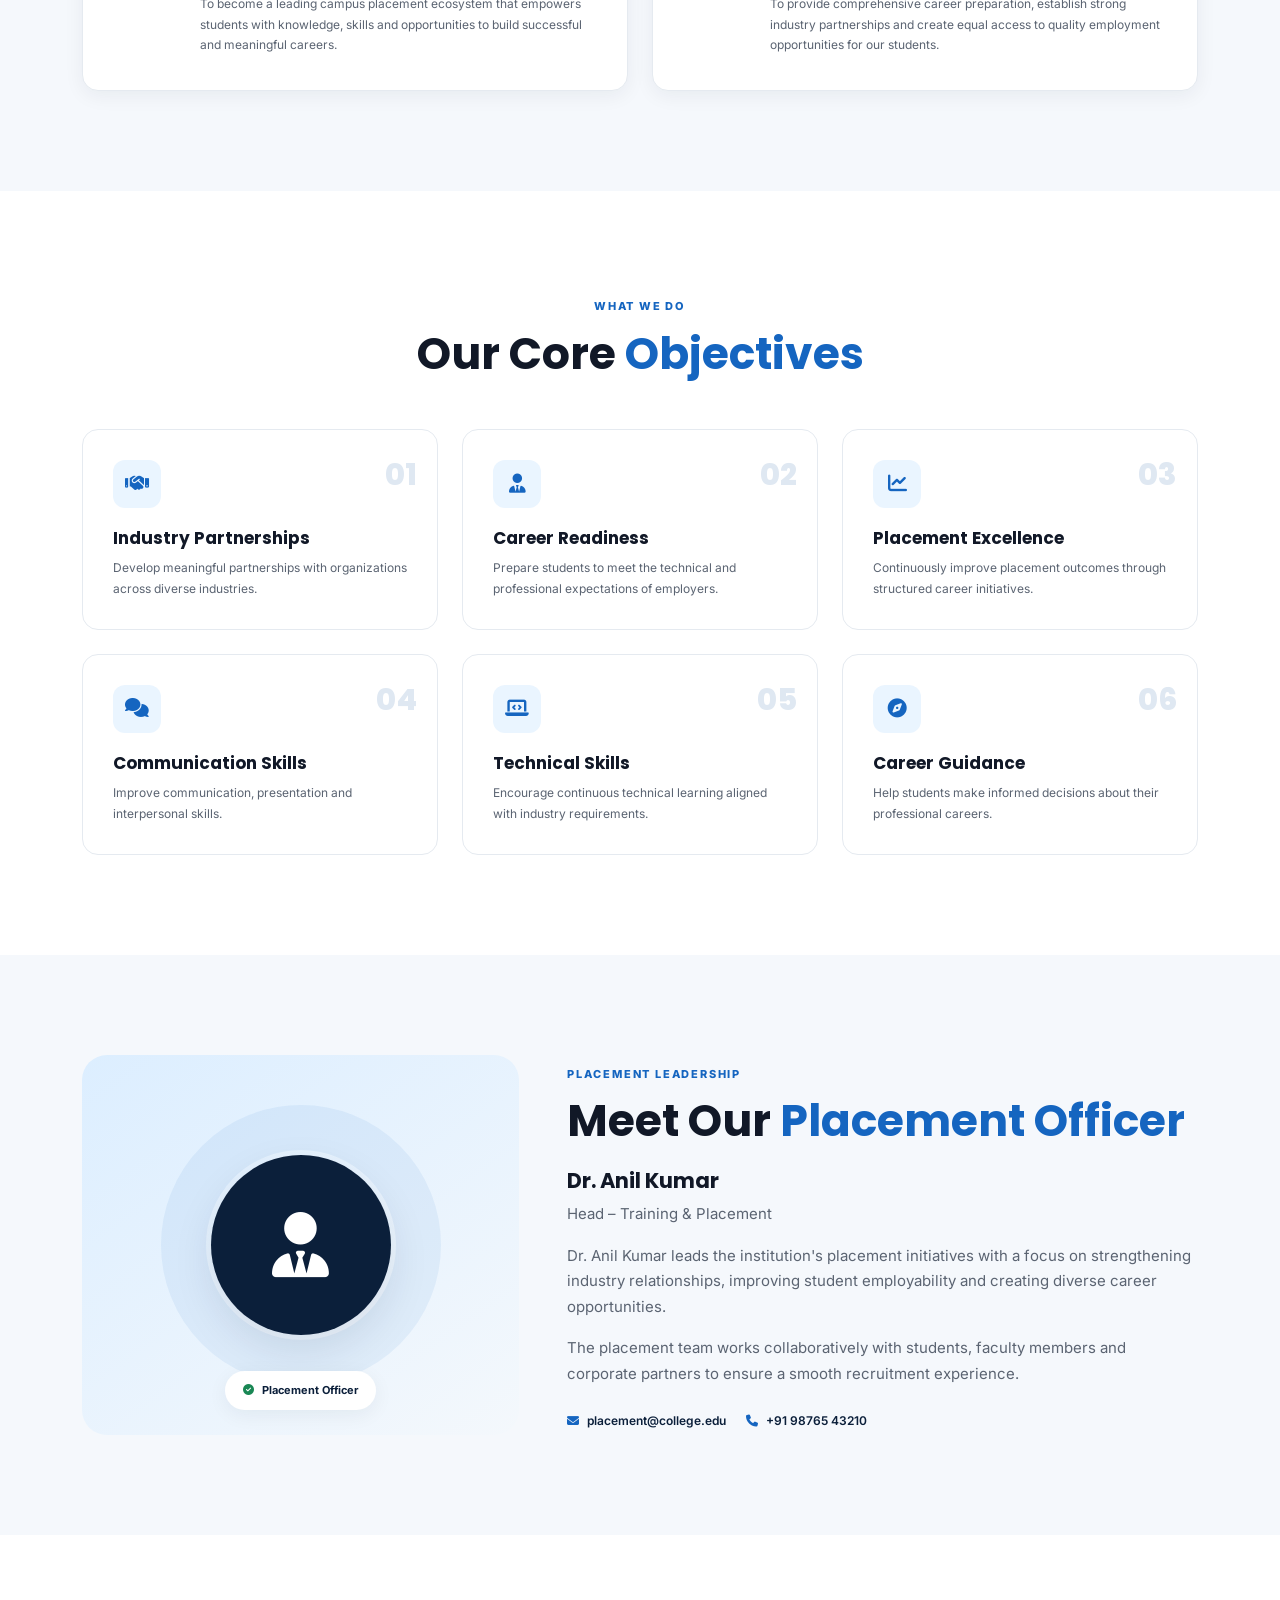
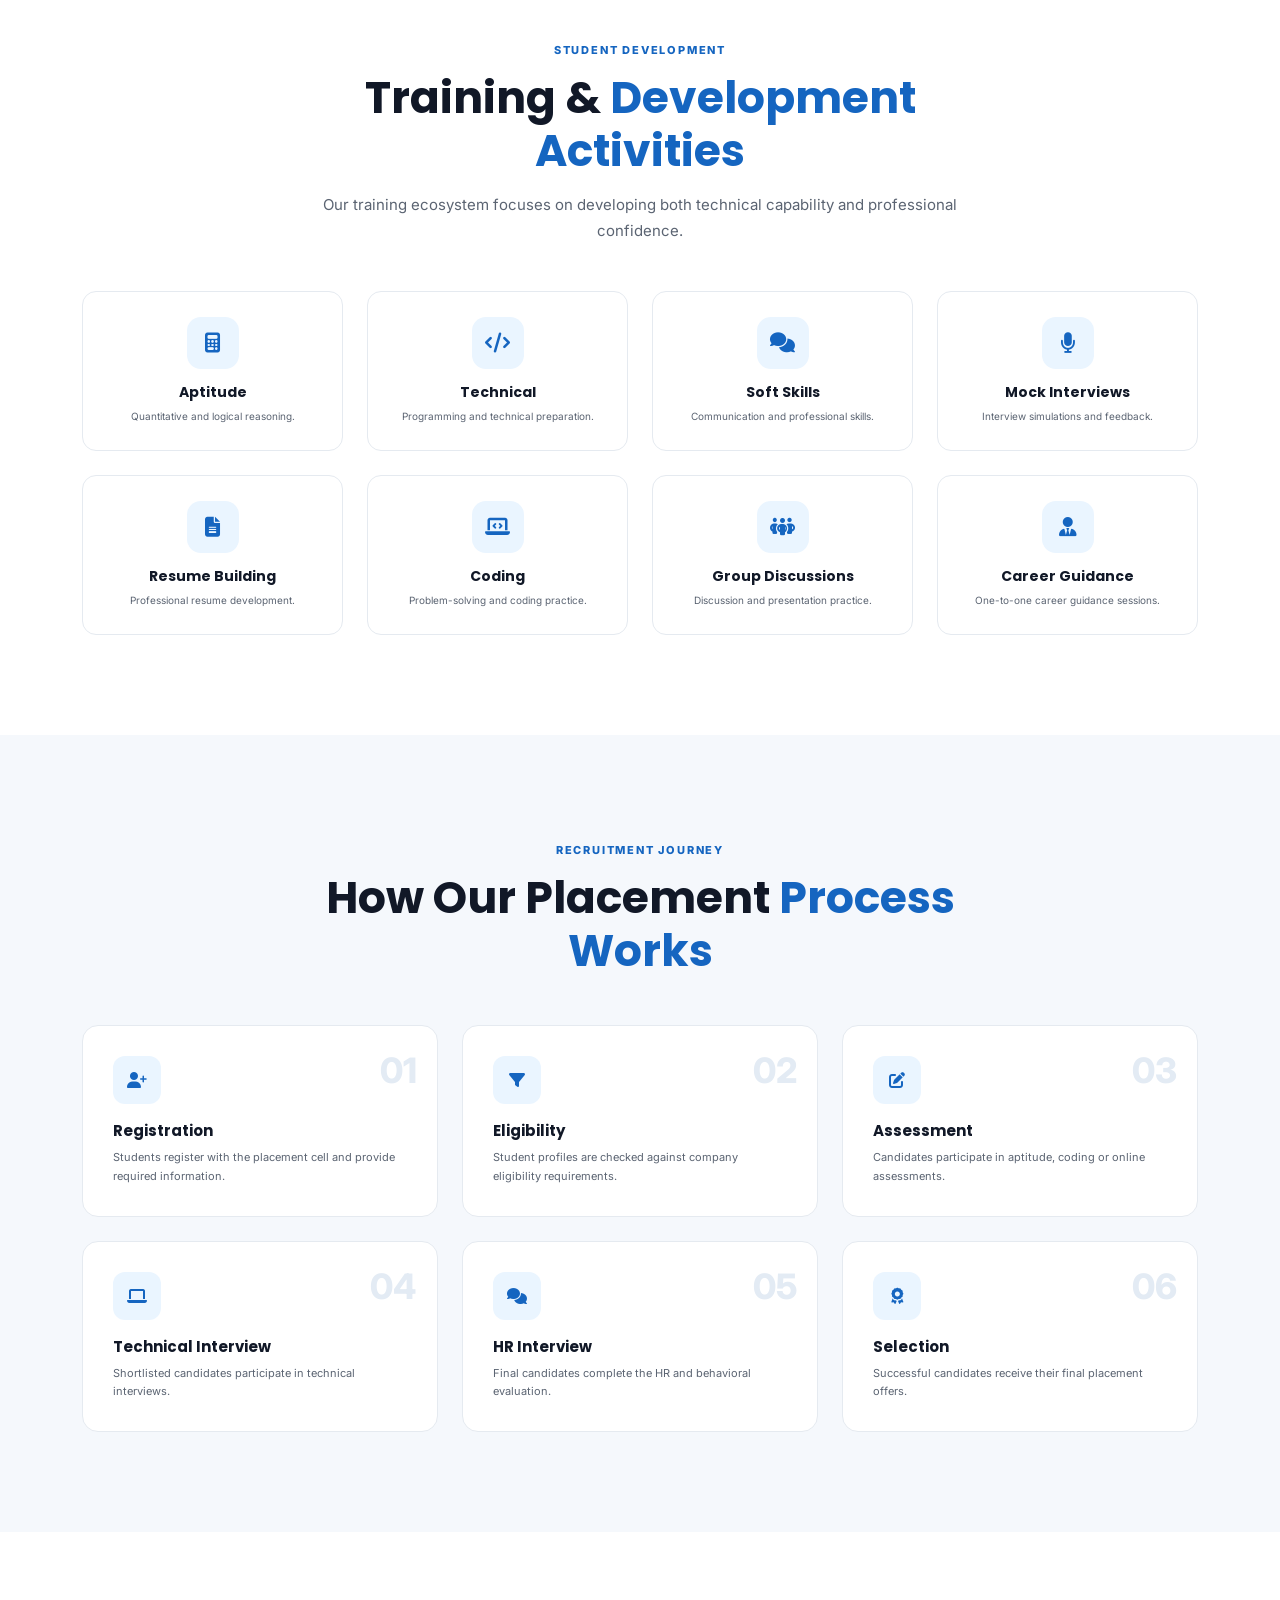
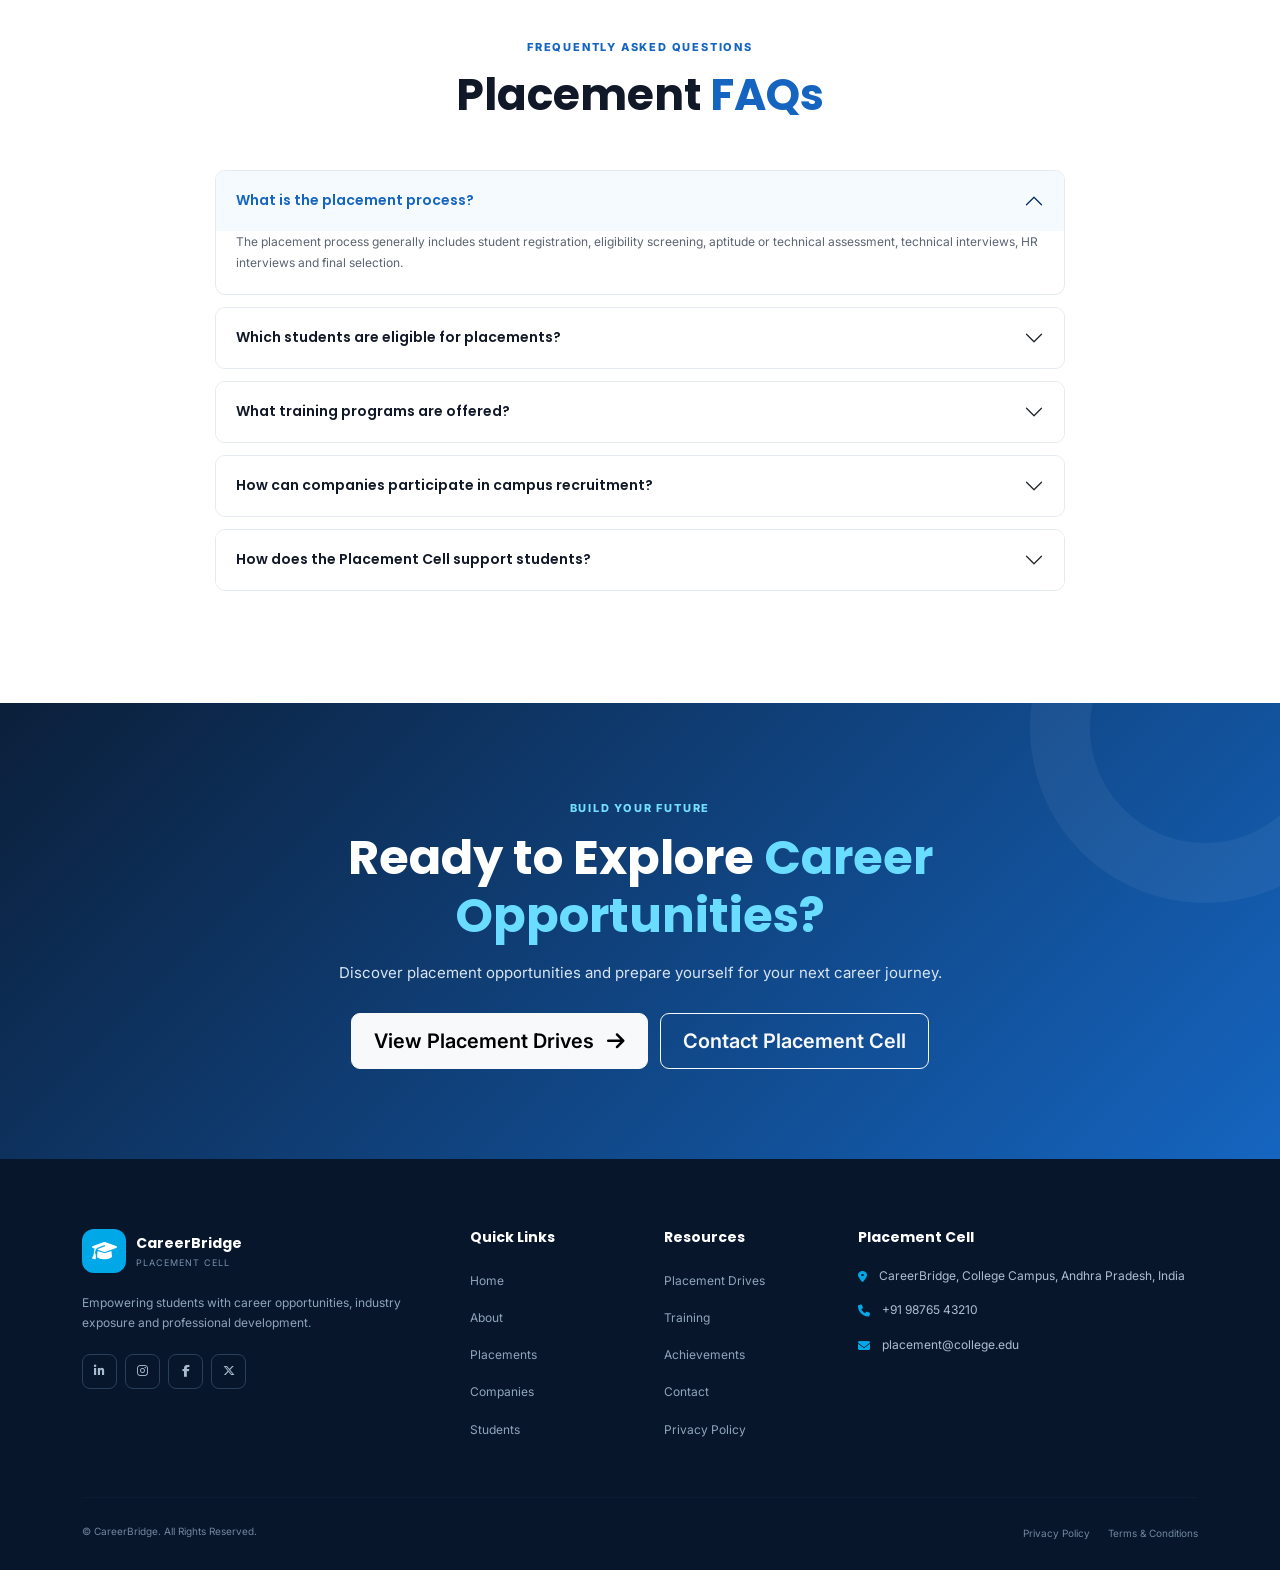
<file: about.html>
<!DOCTYPE html>
<html lang="en">

<head>
    <meta charset="UTF-8">

    <meta name="viewport" content="width=device-width, initial-scale=1.0">

    <meta name="description"
        content="Learn about the Placement Cell at CareerBridge, our vision, mission, training programs and placement process.">

    <meta name="keywords"
        content="placement cell, college placements, training, campus recruitment">

    <meta name="author"
        content="CareerBridge">

    <title>About Placement Cell | CareerBridge</title>


    <!-- Google Fonts -->
    <link rel="preconnect"
        href="https://fonts.googleapis.com">

    <link rel="preconnect"
        href="https://fonts.gstatic.com"
        crossorigin>

    <link
        href="https://fonts.googleapis.com/css2?family=Inter:wght@400;500;600;700;800&family=Poppins:wght@500;600;700;800&display=swap"
        rel="stylesheet">


    <!-- Bootstrap -->
    <link
        href="https://cdn.jsdelivr.net/npm/bootstrap@5.3.3/dist/css/bootstrap.min.css"
        rel="stylesheet">


    <!-- Font Awesome -->
    <link
        rel="stylesheet"
        href="https://cdnjs.cloudflare.com/ajax/libs/font-awesome/6.5.2/css/all.min.css">


    <!-- Main CSS -->
    <link rel="stylesheet"
        href="css/style.css">

</head>


<body>


<!-- =====================================================
     NAVBAR
====================================================== -->

<nav class="navbar navbar-expand-lg navbar-dark fixed-top placement-navbar">

    <div class="container">


        <!-- Brand -->

        <a class="navbar-brand d-flex align-items-center"
            href="index.html">

            <div class="brand-logo">

                <i class="fa-solid fa-graduation-cap"></i>

            </div>


            <div class="brand-text">

                <span class="college-name">
                    CareerBridge
                </span>

                <small>
                    Placement Cell
                </small>

            </div>

        </a>


        <!-- Mobile Button -->

        <button
            class="navbar-toggler"
            type="button"
            data-bs-toggle="collapse"
            data-bs-target="#mainNavbar"
            aria-controls="mainNavbar"
            aria-expanded="false"
            aria-label="Toggle navigation">

            <span class="navbar-toggler-icon"></span>

        </button>


        <!-- Navigation -->

        <div class="collapse navbar-collapse"
            id="mainNavbar">

            <ul class="navbar-nav ms-auto align-items-lg-center">


                <li class="nav-item">

                    <a class="nav-link"
                        href="index.html">

                        Home

                    </a>

                </li>


                <li class="nav-item">

                    <a class="nav-link active"
                        href="about.html">

                        About

                    </a>

                </li>


                <li class="nav-item">

                    <a class="nav-link"
                        href="placements.html">

                        Placements

                    </a>

                </li>


                <li class="nav-item">

                    <a class="nav-link"
                        href="companies.html">

                        Companies

                    </a>

                </li>


                <li class="nav-item">

                    <a class="nav-link"
                        href="students.html">

                        Students

                    </a>

                </li>


                <li class="nav-item">

                    <a class="nav-link"
                        href="drives.html">

                        Drives

                    </a>

                </li>


                <li class="nav-item">

                    <a class="nav-link"
                        href="training.html">

                        Training

                    </a>

                </li>


                <li class="nav-item">

                    <a class="nav-link"
                        href="achievements.html">

                        Achievements

                    </a>

                </li>


                <li class="nav-item">

                    <a class="nav-link"
                        href="contact.html">

                        Contact

                    </a>

                </li>


                <li class="nav-item ms-lg-3 mt-3 mt-lg-0">

                    <a href="drives.html"
                        class="btn btn-primary nav-cta">

                        View Drives

                        <i class="fa-solid fa-arrow-right ms-2"></i>

                    </a>

                </li>


            </ul>

        </div>

    </div>

</nav>



<!-- =====================================================
     PAGE BANNER
====================================================== -->

<section class="inner-page-banner">

    <div class="container">

        <div class="inner-banner-content">

            <span class="section-label">
                ABOUT US
            </span>

            <h1>
                Placement Cell
            </h1>

            <p>
                Empowering students to transform their
                academic potential into successful careers.
            </p>


            <div class="breadcrumb-wrapper">

                <a href="index.html">
                    Home
                </a>

                <i class="fa-solid fa-chevron-right"></i>

                <span>
                    About Placement Cell
                </span>

            </div>

        </div>

    </div>

</section>



<!-- =====================================================
     ABOUT PLACEMENT CELL
====================================================== -->

<section class="section-padding">

    <div class="container">

        <div class="row align-items-center g-5">


            <!-- Content -->

            <div class="col-lg-6">

                <div class="section-heading">

                    <span class="section-label">
                        WHO WE ARE
                    </span>

                    <h2>
                        Building Bridges Between
                        <span>Campus & Industry</span>
                    </h2>

                    <p>
                        The Placement Cell at CareerBridge acts as a bridge between students
                        and the corporate world.
                    </p>

                    <p>
                        Our team works closely with leading
                        organizations to provide students with
                        meaningful career opportunities while
                        preparing them for the expectations of
                        the modern workplace.
                    </p>

                    <p>
                        Through structured training, industry
                        interactions, career guidance, aptitude
                        preparation and interview support, we help
                        students develop the confidence and skills
                        required to succeed in competitive
                        recruitment processes.
                    </p>

                </div>


                <div class="about-highlights">

                    <div class="about-highlight">

                        <i class="fa-solid fa-building-columns"></i>

                        <div>

                            <h5>
                                Industry Connect
                            </h5>

                            <p>
                                Strong relationships with leading
                                organizations.
                            </p>

                        </div>

                    </div>


                    <div class="about-highlight">

                        <i class="fa-solid fa-user-graduate"></i>

                        <div>

                            <h5>
                                Student Focus
                            </h5>

                            <p>
                                Career development centered around
                                student growth.
                            </p>

                        </div>

                    </div>

                </div>

            </div>


            <!-- Visual -->

            <div class="col-lg-6">

                <div class="about-visual">

                    <div class="about-main-card">

                        <div class="about-icon">

                            <i class="fa-solid fa-briefcase"></i>

                        </div>

                        <h3>
                            Career
                            <span>Excellence</span>
                        </h3>

                        <p>
                            Preparing students for opportunities
                            across technology, consulting, finance,
                            engineering and other industries.
                        </p>

                    </div>


                    <div class="about-floating-card floating-one">

                        <i class="fa-solid fa-users"></i>

                        <strong>
                            850+
                        </strong>

                        <small>
                            Students Placed
                        </small>

                    </div>


                    <div class="about-floating-card floating-two">

                        <i class="fa-solid fa-building"></i>

                        <strong>
                            120+
                        </strong>

                        <small>
                            Recruiters
                        </small>

                    </div>

                </div>

            </div>

        </div>

    </div>

</section>



<!-- =====================================================
     VISION & MISSION
====================================================== -->

<section class="section-padding vision-section">

    <div class="container">

        <div class="section-heading text-center">

            <span class="section-label">
                OUR DIRECTION
            </span>

            <h2>
                Vision &
                <span>Mission</span>
            </h2>

            <p>
                Our commitment is to create a strong career
                ecosystem where students and industry connect.
            </p>

        </div>


        <div class="row g-4 mt-4">


            <!-- Vision -->

            <div class="col-lg-6">

                <div class="vision-card">

                    <div class="vision-icon">

                        <i class="fa-solid fa-eye"></i>

                    </div>

                    <div>

                        <span>
                            OUR VISION
                        </span>

                        <h3>
                            Enabling Career Excellence
                        </h3>

                        <p>
                            To become a leading campus placement
                            ecosystem that empowers students with
                            knowledge, skills and opportunities to
                            build successful and meaningful careers.
                        </p>

                    </div>

                </div>

            </div>


            <!-- Mission -->

            <div class="col-lg-6">

                <div class="vision-card">

                    <div class="vision-icon">

                        <i class="fa-solid fa-bullseye"></i>

                    </div>

                    <div>

                        <span>
                            OUR MISSION
                        </span>

                        <h3>
                            Connecting Talent With Opportunity
                        </h3>

                        <p>
                            To provide comprehensive career
                            preparation, establish strong industry
                            partnerships and create equal access
                            to quality employment opportunities
                            for our students.
                        </p>

                    </div>

                </div>

            </div>


        </div>

    </div>

</section>



<!-- =====================================================
     OBJECTIVES
====================================================== -->

<section class="section-padding">

    <div class="container">


        <div class="section-heading text-center">

            <span class="section-label">
                WHAT WE DO
            </span>

            <h2>
                Our Core
                <span>Objectives</span>
            </h2>

        </div>


        <div class="row g-4 mt-4">


            <div class="col-md-6 col-lg-4">

                <div class="objective-card">

                    <div class="objective-number">
                        01
                    </div>

                    <i class="fa-solid fa-handshake"></i>

                    <h4>
                        Industry Partnerships
                    </h4>

                    <p>
                        Develop meaningful partnerships with
                        organizations across diverse industries.
                    </p>

                </div>

            </div>


            <div class="col-md-6 col-lg-4">

                <div class="objective-card">

                    <div class="objective-number">
                        02
                    </div>

                    <i class="fa-solid fa-user-tie"></i>

                    <h4>
                        Career Readiness
                    </h4>

                    <p>
                        Prepare students to meet the technical
                        and professional expectations of employers.
                    </p>

                </div>

            </div>


            <div class="col-md-6 col-lg-4">

                <div class="objective-card">

                    <div class="objective-number">
                        03
                    </div>

                    <i class="fa-solid fa-chart-line"></i>

                    <h4>
                        Placement Excellence
                    </h4>

                    <p>
                        Continuously improve placement outcomes
                        through structured career initiatives.
                    </p>

                </div>

            </div>


            <div class="col-md-6 col-lg-4">

                <div class="objective-card">

                    <div class="objective-number">
                        04
                    </div>

                    <i class="fa-solid fa-comments"></i>

                    <h4>
                        Communication Skills
                    </h4>

                    <p>
                        Improve communication, presentation and
                        interpersonal skills.
                    </p>

                </div>

            </div>


            <div class="col-md-6 col-lg-4">

                <div class="objective-card">

                    <div class="objective-number">
                        05
                    </div>

                    <i class="fa-solid fa-laptop-code"></i>

                    <h4>
                        Technical Skills
                    </h4>

                    <p>
                        Encourage continuous technical learning
                        aligned with industry requirements.
                    </p>

                </div>

            </div>


            <div class="col-md-6 col-lg-4">

                <div class="objective-card">

                    <div class="objective-number">
                        06
                    </div>

                    <i class="fa-solid fa-compass"></i>

                    <h4>
                        Career Guidance
                    </h4>

                    <p>
                        Help students make informed decisions
                        about their professional careers.
                    </p>

                </div>

            </div>


        </div>

    </div>

</section>



<!-- =====================================================
     PLACEMENT OFFICER
====================================================== -->

<section class="section-padding officer-section">

    <div class="container">

        <div class="row align-items-center g-5">


            <div class="col-lg-5">

                <div class="officer-profile">

                    <div class="officer-avatar">

                        <i class="fa-solid fa-user-tie"></i>

                    </div>

                    <div class="officer-badge">

                        <i class="fa-solid fa-circle-check"></i>

                        Placement Officer

                    </div>

                </div>

            </div>


            <div class="col-lg-7">

                <div class="section-heading">

                    <span class="section-label">
                        PLACEMENT LEADERSHIP
                    </span>

                    <h2>
                        Meet Our
                        <span>Placement Officer</span>
                    </h2>

                    <h4 class="officer-name">
                        Dr. Anil Kumar
                    </h4>

                    <p>
                        Head – Training & Placement
                    </p>

                    <p>
                        Dr. Anil Kumar leads the institution's
                        placement initiatives with a focus on
                        strengthening industry relationships,
                        improving student employability and
                        creating diverse career opportunities.
                    </p>

                    <p>
                        The placement team works collaboratively
                        with students, faculty members and
                        corporate partners to ensure a smooth
                        recruitment experience.
                    </p>


                    <div class="officer-contact">

                        <span>
                            <i class="fa-solid fa-envelope"></i>
                            placement@college.edu
                        </span>

                        <span>
                            <i class="fa-solid fa-phone"></i>
                            +91 98765 43210
                        </span>

                    </div>

                </div>

            </div>

        </div>

    </div>

</section>



<!-- =====================================================
     TRAINING ACTIVITIES
====================================================== -->

<section class="section-padding">

    <div class="container">


        <div class="section-heading text-center">

            <span class="section-label">
                STUDENT DEVELOPMENT
            </span>

            <h2>
                Training &
                <span>Development Activities</span>
            </h2>

            <p>
                Our training ecosystem focuses on developing
                both technical capability and professional confidence.
            </p>

        </div>


        <div class="row g-4 mt-4">


            <div class="col-6 col-lg-3">

                <div class="activity-card">

                    <i class="fa-solid fa-calculator"></i>

                    <h5>
                        Aptitude
                    </h5>

                    <p>
                        Quantitative and logical reasoning.
                    </p>

                </div>

            </div>


            <div class="col-6 col-lg-3">

                <div class="activity-card">

                    <i class="fa-solid fa-code"></i>

                    <h5>
                        Technical
                    </h5>

                    <p>
                        Programming and technical preparation.
                    </p>

                </div>

            </div>


            <div class="col-6 col-lg-3">

                <div class="activity-card">

                    <i class="fa-solid fa-comments"></i>

                    <h5>
                        Soft Skills
                    </h5>

                    <p>
                        Communication and professional skills.
                    </p>

                </div>

            </div>


            <div class="col-6 col-lg-3">

                <div class="activity-card">

                    <i class="fa-solid fa-microphone"></i>

                    <h5>
                        Mock Interviews
                    </h5>

                    <p>
                        Interview simulations and feedback.
                    </p>

                </div>

            </div>


            <div class="col-6 col-lg-3">

                <div class="activity-card">

                    <i class="fa-solid fa-file-lines"></i>

                    <h5>
                        Resume Building
                    </h5>

                    <p>
                        Professional resume development.
                    </p>

                </div>

            </div>


            <div class="col-6 col-lg-3">

                <div class="activity-card">

                    <i class="fa-solid fa-laptop-code"></i>

                    <h5>
                        Coding
                    </h5>

                    <p>
                        Problem-solving and coding practice.
                    </p>

                </div>

            </div>


            <div class="col-6 col-lg-3">

                <div class="activity-card">

                    <i class="fa-solid fa-people-group"></i>

                    <h5>
                        Group Discussions
                    </h5>

                    <p>
                        Discussion and presentation practice.
                    </p>

                </div>

            </div>


            <div class="col-6 col-lg-3">

                <div class="activity-card">

                    <i class="fa-solid fa-user-tie"></i>

                    <h5>
                        Career Guidance
                    </h5>

                    <p>
                        One-to-one career guidance sessions.
                    </p>

                </div>

            </div>


        </div>

    </div>

</section>



<!-- =====================================================
     PLACEMENT PROCESS
====================================================== -->

<section class="process-section section-padding">

    <div class="container">


        <div class="section-heading text-center">

            <span class="section-label">
                RECRUITMENT JOURNEY
            </span>

            <h2>
                How Our Placement
                <span>Process Works</span>
            </h2>

        </div>


        <div class="row g-4 mt-4">


            <div class="col-md-6 col-lg-4">

                <div class="process-box">

                    <span>
                        01
                    </span>

                    <i class="fa-solid fa-user-plus"></i>

                    <h5>
                        Registration
                    </h5>

                    <p>
                        Students register with the placement
                        cell and provide required information.
                    </p>

                </div>

            </div>


            <div class="col-md-6 col-lg-4">

                <div class="process-box">

                    <span>
                        02
                    </span>

                    <i class="fa-solid fa-filter"></i>

                    <h5>
                        Eligibility
                    </h5>

                    <p>
                        Student profiles are checked against
                        company eligibility requirements.
                    </p>

                </div>

            </div>


            <div class="col-md-6 col-lg-4">

                <div class="process-box">

                    <span>
                        03
                    </span>

                    <i class="fa-solid fa-pen-to-square"></i>

                    <h5>
                        Assessment
                    </h5>

                    <p>
                        Candidates participate in aptitude,
                        coding or online assessments.
                    </p>

                </div>

            </div>


            <div class="col-md-6 col-lg-4">

                <div class="process-box">

                    <span>
                        04
                    </span>

                    <i class="fa-solid fa-laptop"></i>

                    <h5>
                        Technical Interview
                    </h5>

                    <p>
                        Shortlisted candidates participate
                        in technical interviews.
                    </p>

                </div>

            </div>


            <div class="col-md-6 col-lg-4">

                <div class="process-box">

                    <span>
                        05
                    </span>

                    <i class="fa-solid fa-comments"></i>

                    <h5>
                        HR Interview
                    </h5>

                    <p>
                        Final candidates complete the HR
                        and behavioral evaluation.
                    </p>

                </div>

            </div>


            <div class="col-md-6 col-lg-4">

                <div class="process-box">

                    <span>
                        06
                    </span>

                    <i class="fa-solid fa-award"></i>

                    <h5>
                        Selection
                    </h5>

                    <p>
                        Successful candidates receive their
                        final placement offers.
                    </p>

                </div>

            </div>


        </div>

    </div>

</section>



<!-- =====================================================
     FAQ
====================================================== -->

<section class="section-padding">

    <div class="container">

        <div class="section-heading text-center">

            <span class="section-label">
                FREQUENTLY ASKED QUESTIONS
            </span>

            <h2>
                Placement
                <span>FAQs</span>
            </h2>

        </div>


        <div class="accordion faq-wrapper mt-5"
            id="placementFAQ">


            <!-- FAQ 1 -->

            <div class="accordion-item">

                <h2 class="accordion-header">

                    <button
                        class="accordion-button"
                        type="button"
                        data-bs-toggle="collapse"
                        data-bs-target="#faqOne">

                        What is the placement process?

                    </button>

                </h2>

                <div
                    id="faqOne"
                    class="accordion-collapse collapse show"
                    data-bs-parent="#placementFAQ">

                    <div class="accordion-body">

                        The placement process generally includes
                        student registration, eligibility screening,
                        aptitude or technical assessment,
                        technical interviews, HR interviews and
                        final selection.

                    </div>

                </div>

            </div>


            <!-- FAQ 2 -->

            <div class="accordion-item">

                <h2 class="accordion-header">

                    <button
                        class="accordion-button collapsed"
                        type="button"
                        data-bs-toggle="collapse"
                        data-bs-target="#faqTwo">

                        Which students are eligible for placements?

                    </button>

                </h2>

                <div
                    id="faqTwo"
                    class="accordion-collapse collapse"
                    data-bs-parent="#placementFAQ">

                    <div class="accordion-body">

                        Eligibility depends on the recruitment
                        requirements specified by each company.
                        Academic performance, department,
                        graduation year and other criteria may
                        be considered.

                    </div>

                </div>

            </div>


            <!-- FAQ 3 -->

            <div class="accordion-item">

                <h2 class="accordion-header">

                    <button
                        class="accordion-button collapsed"
                        type="button"
                        data-bs-toggle="collapse"
                        data-bs-target="#faqThree">

                        What training programs are offered?

                    </button>

                </h2>

                <div
                    id="faqThree"
                    class="accordion-collapse collapse"
                    data-bs-parent="#placementFAQ">

                    <div class="accordion-body">

                        Students can participate in aptitude
                        training, coding preparation, technical
                        sessions, communication training,
                        resume building, mock interviews and
                        group discussions.

                    </div>

                </div>

            </div>


            <!-- FAQ 4 -->

            <div class="accordion-item">

                <h2 class="accordion-header">

                    <button
                        class="accordion-button collapsed"
                        type="button"
                        data-bs-toggle="collapse"
                        data-bs-target="#faqFour">

                        How can companies participate in campus recruitment?

                    </button>

                </h2>

                <div
                    id="faqFour"
                    class="accordion-collapse collapse"
                    data-bs-parent="#placementFAQ">

                    <div class="accordion-body">

                        Companies can contact the Placement Cell
                        to discuss recruitment requirements,
                        eligibility criteria, recruitment schedules
                        and campus hiring opportunities.

                    </div>

                </div>

            </div>


            <!-- FAQ 5 -->

            <div class="accordion-item">

                <h2 class="accordion-header">

                    <button
                        class="accordion-button collapsed"
                        type="button"
                        data-bs-toggle="collapse"
                        data-bs-target="#faqFive">

                        How does the Placement Cell support students?

                    </button>

                </h2>

                <div
                    id="faqFive"
                    class="accordion-collapse collapse"
                    data-bs-parent="#placementFAQ">

                    <div class="accordion-body">

                        The Placement Cell provides career guidance,
                        training programs, recruitment information,
                        interview preparation and coordination
                        with recruiting organizations.

                    </div>

                </div>

            </div>


        </div>

    </div>

</section>



<!-- =====================================================
     CTA
====================================================== -->

<section class="cta-section">

    <div class="container">

        <div class="cta-content text-center">

            <span class="section-label">
                BUILD YOUR FUTURE
            </span>

            <h2>
                Ready to Explore
                <span>Career Opportunities?</span>
            </h2>

            <p>
                Discover placement opportunities and prepare
                yourself for your next career journey.
            </p>

            <div class="cta-buttons">

                <a href="drives.html"
                    class="btn btn-light btn-lg">

                    View Placement Drives

                    <i class="fa-solid fa-arrow-right ms-2"></i>

                </a>

                <a href="contact.html"
                    class="btn btn-outline-light btn-lg">

                    Contact Placement Cell

                </a>

            </div>

        </div>

    </div>

</section>



<!-- =====================================================
     FOOTER
====================================================== -->

<footer class="footer">

    <div class="container">

        <div class="row g-5">


            <!-- College -->

            <div class="col-lg-4">

                <a href="index.html"
                    class="footer-brand">

                    <div class="brand-logo">

                        <i class="fa-solid fa-graduation-cap"></i>

                    </div>

                    <div>

                        <strong>
                            CareerBridge
                        </strong>

                        <small>
                            Placement Cell
                        </small>

                    </div>

                </a>


                <p class="footer-description">

                    Empowering students with career opportunities,
                    industry exposure and professional development.

                </p>


                <div class="social-links">

                    <a href="#"
                        aria-label="LinkedIn">

                        <i class="fa-brands fa-linkedin-in"></i>

                    </a>

                    <a href="#"
                        aria-label="Instagram">

                        <i class="fa-brands fa-instagram"></i>

                    </a>

                    <a href="#"
                        aria-label="Facebook">

                        <i class="fa-brands fa-facebook-f"></i>

                    </a>

                    <a href="#"
                        aria-label="X">

                        <i class="fa-brands fa-x-twitter"></i>

                    </a>

                </div>

            </div>


            <!-- Quick Links -->

            <div class="col-6 col-lg-2">

                <h5>
                    Quick Links
                </h5>

                <ul class="footer-links">

                    <li>
                        <a href="index.html">
                            Home
                        </a>
                    </li>

                    <li>
                        <a href="about.html">
                            About
                        </a>
                    </li>

                    <li>
                        <a href="placements.html">
                            Placements
                        </a>
                    </li>

                    <li>
                        <a href="companies.html">
                            Companies
                        </a>
                    </li>

                    <li>
                        <a href="students.html">
                            Students
                        </a>
                    </li>

                </ul>

            </div>


            <!-- Resources -->

            <div class="col-6 col-lg-2">

                <h5>
                    Resources
                </h5>

                <ul class="footer-links">

                    <li>
                        <a href="drives.html">
                            Placement Drives
                        </a>
                    </li>

                    <li>
                        <a href="training.html">
                            Training
                        </a>
                    </li>

                    <li>
                        <a href="achievements.html">
                            Achievements
                        </a>
                    </li>

                    <li>
                        <a href="contact.html">
                            Contact
                        </a>
                    </li>

                    <li>
                        <a href="#">
                            Privacy Policy
                        </a>
                    </li>

                </ul>

            </div>


            <!-- Contact -->

            <div class="col-lg-4">

                <h5>
                    Placement Cell
                </h5>

                <ul class="footer-contact">

                    <li>

                        <i class="fa-solid fa-location-dot"></i>

                        <span>
                            CareerBridge,
                            College Campus, Andhra Pradesh, India
                        </span>

                    </li>

                    <li>

                        <i class="fa-solid fa-phone"></i>

                        <span>
                            +91 98765 43210
                        </span>

                    </li>

                    <li>

                        <i class="fa-solid fa-envelope"></i>

                        <span>
                            placement@college.edu
                        </span>

                    </li>

                </ul>

            </div>

        </div>


        <hr>


        <div class="footer-bottom">

            <p>
                © CareerBridge.
                All Rights Reserved.
            </p>

            <div>

                <a href="#">
                    Privacy Policy
                </a>

                <a href="#">
                    Terms & Conditions
                </a>

            </div>

        </div>

    </div>

</footer>



<!-- =====================================================
     BACK TO TOP
====================================================== -->

<button
    id="backToTop"
    class="back-to-top"
    aria-label="Back to top">

    <i class="fa-solid fa-arrow-up"></i>

</button>



<!-- Bootstrap JS -->

<script
    src="https://cdn.jsdelivr.net/npm/bootstrap@5.3.3/dist/js/bootstrap.bundle.min.js">
</script>


<!-- Main JS -->

<script src="js/main.js"></script>


</body>

</html>
</file>
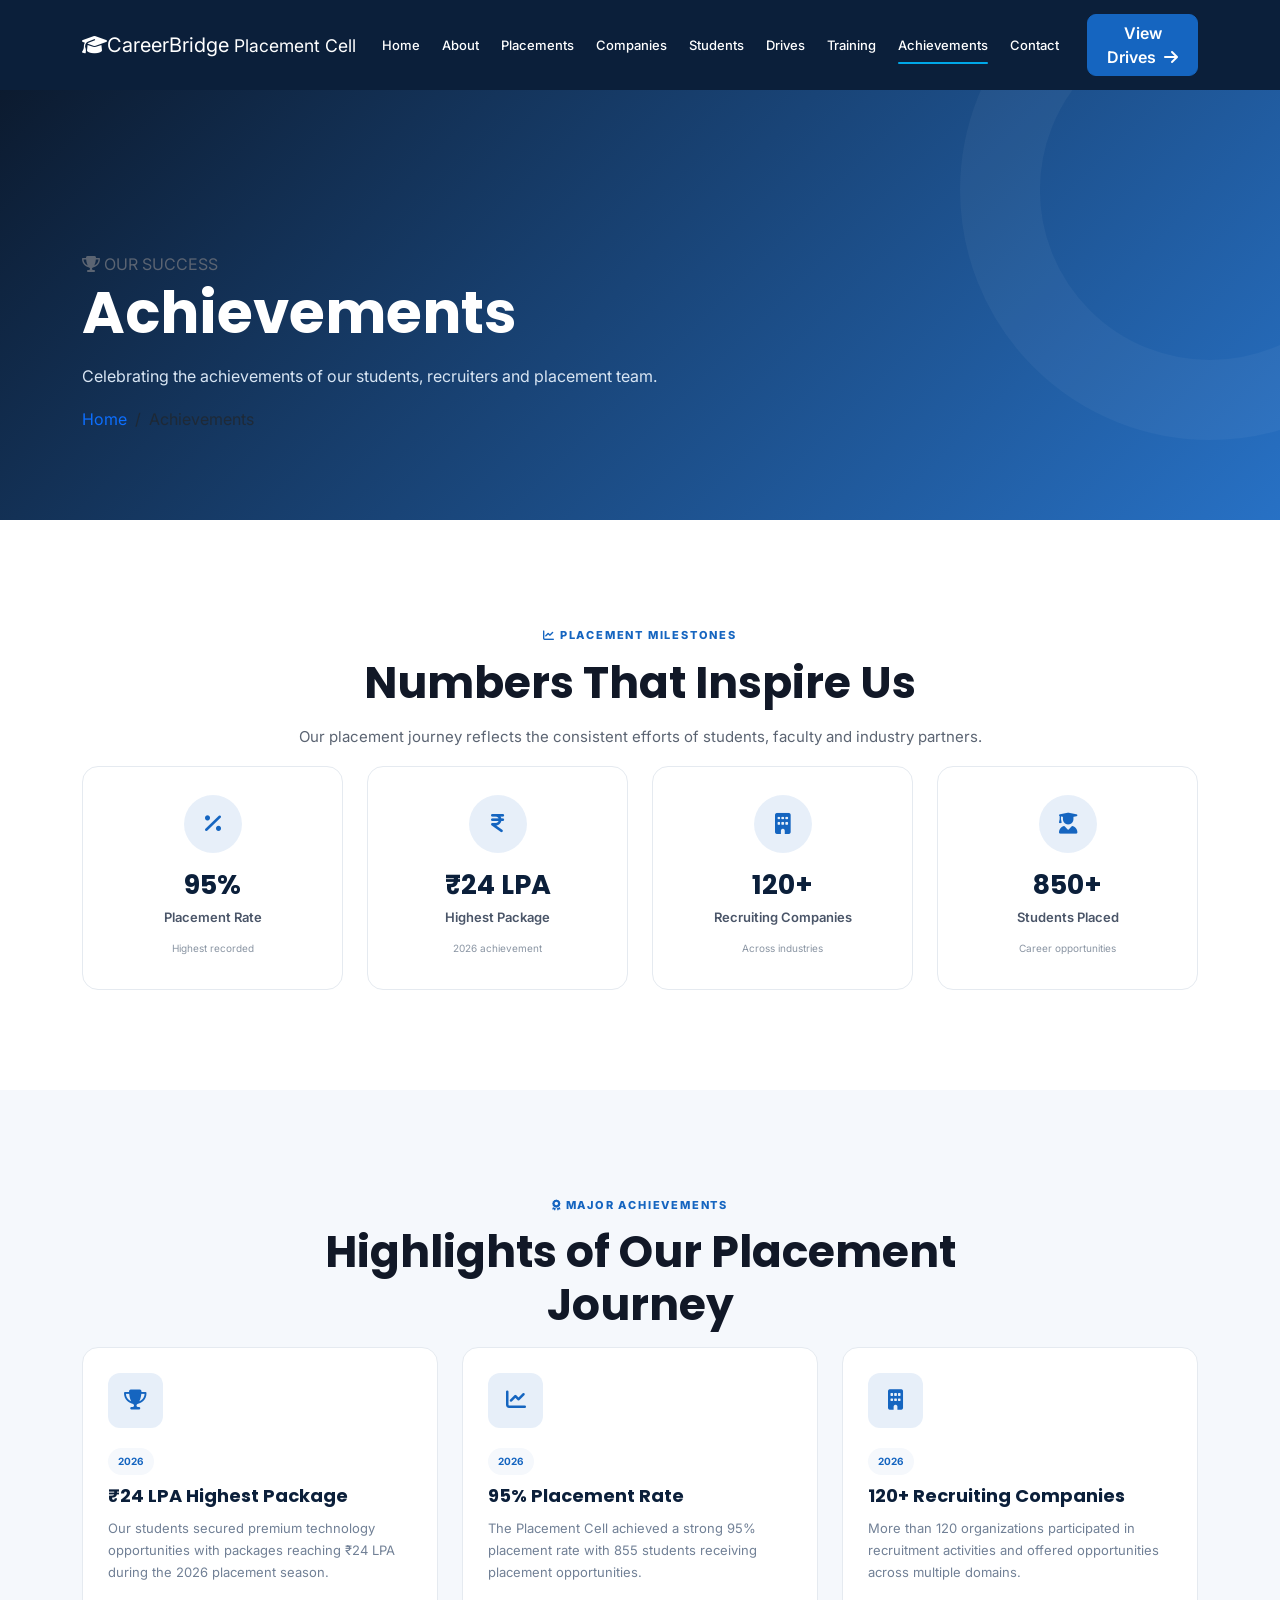
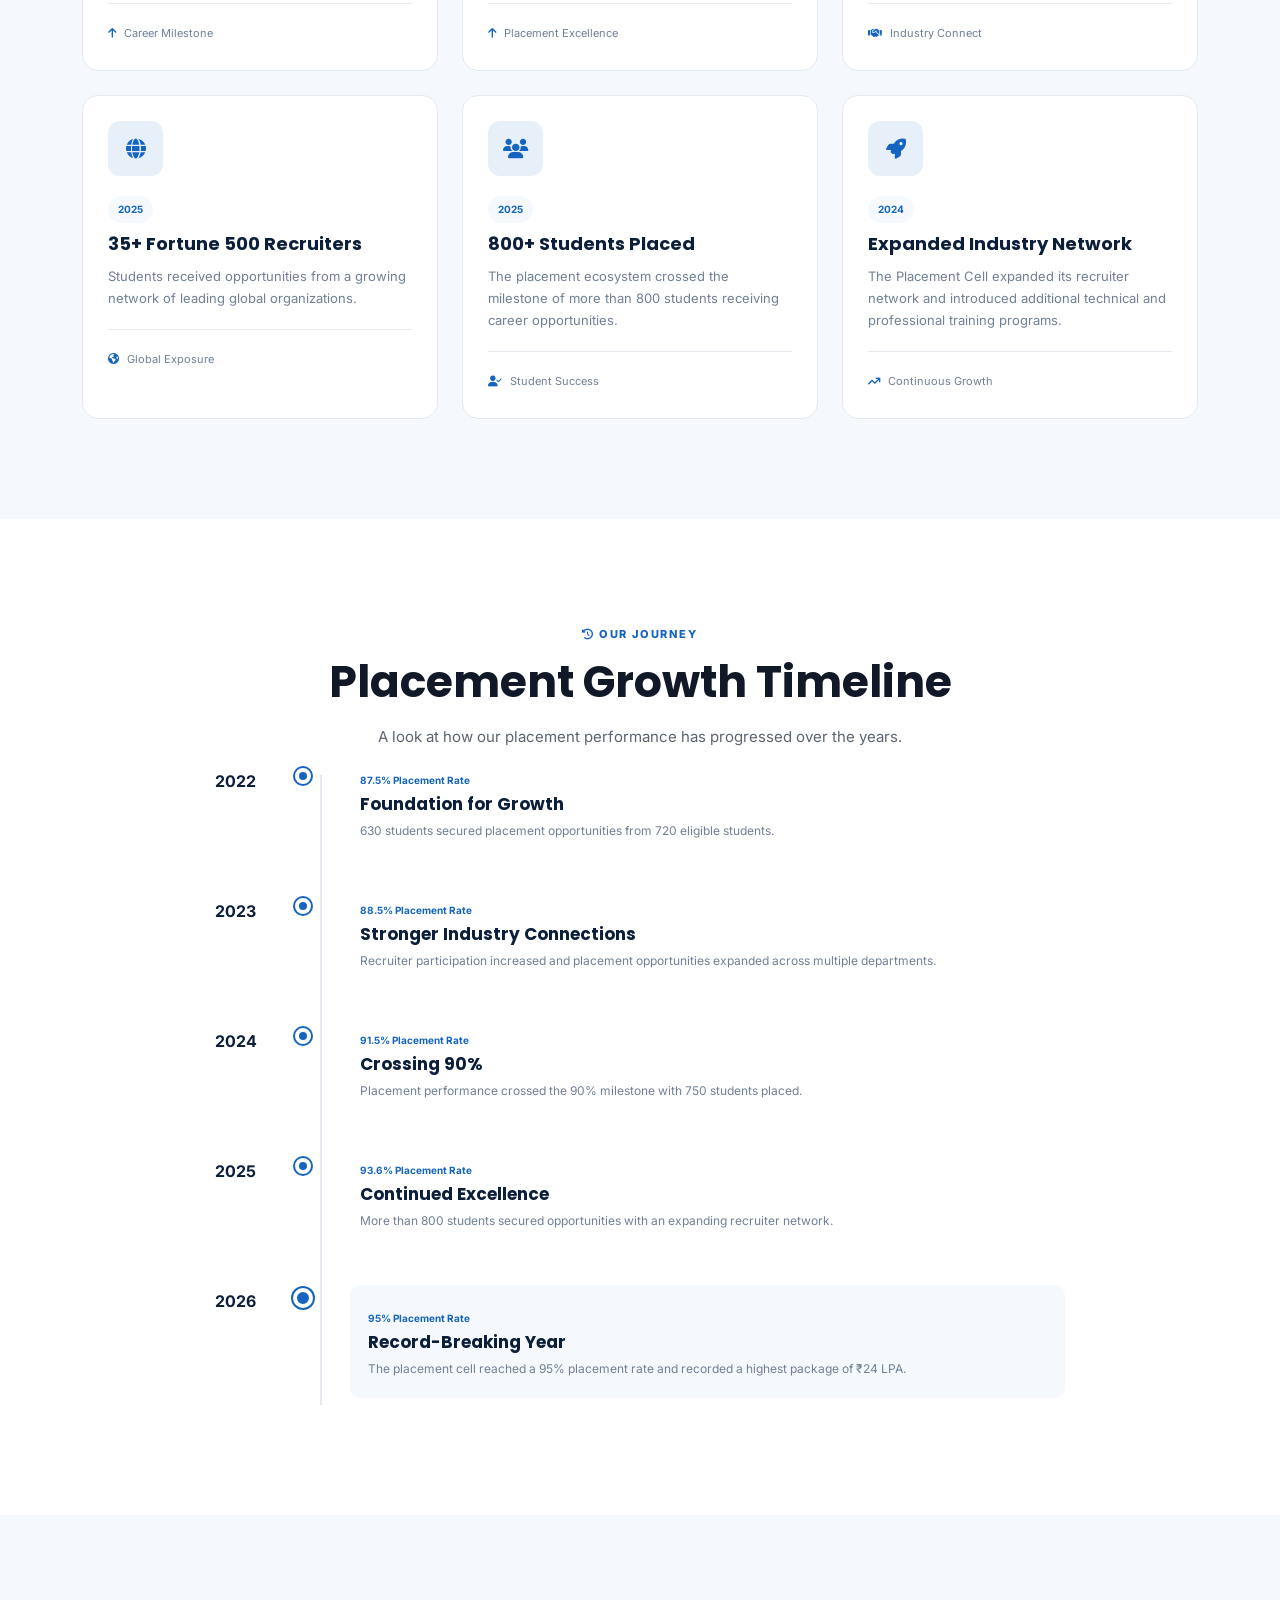
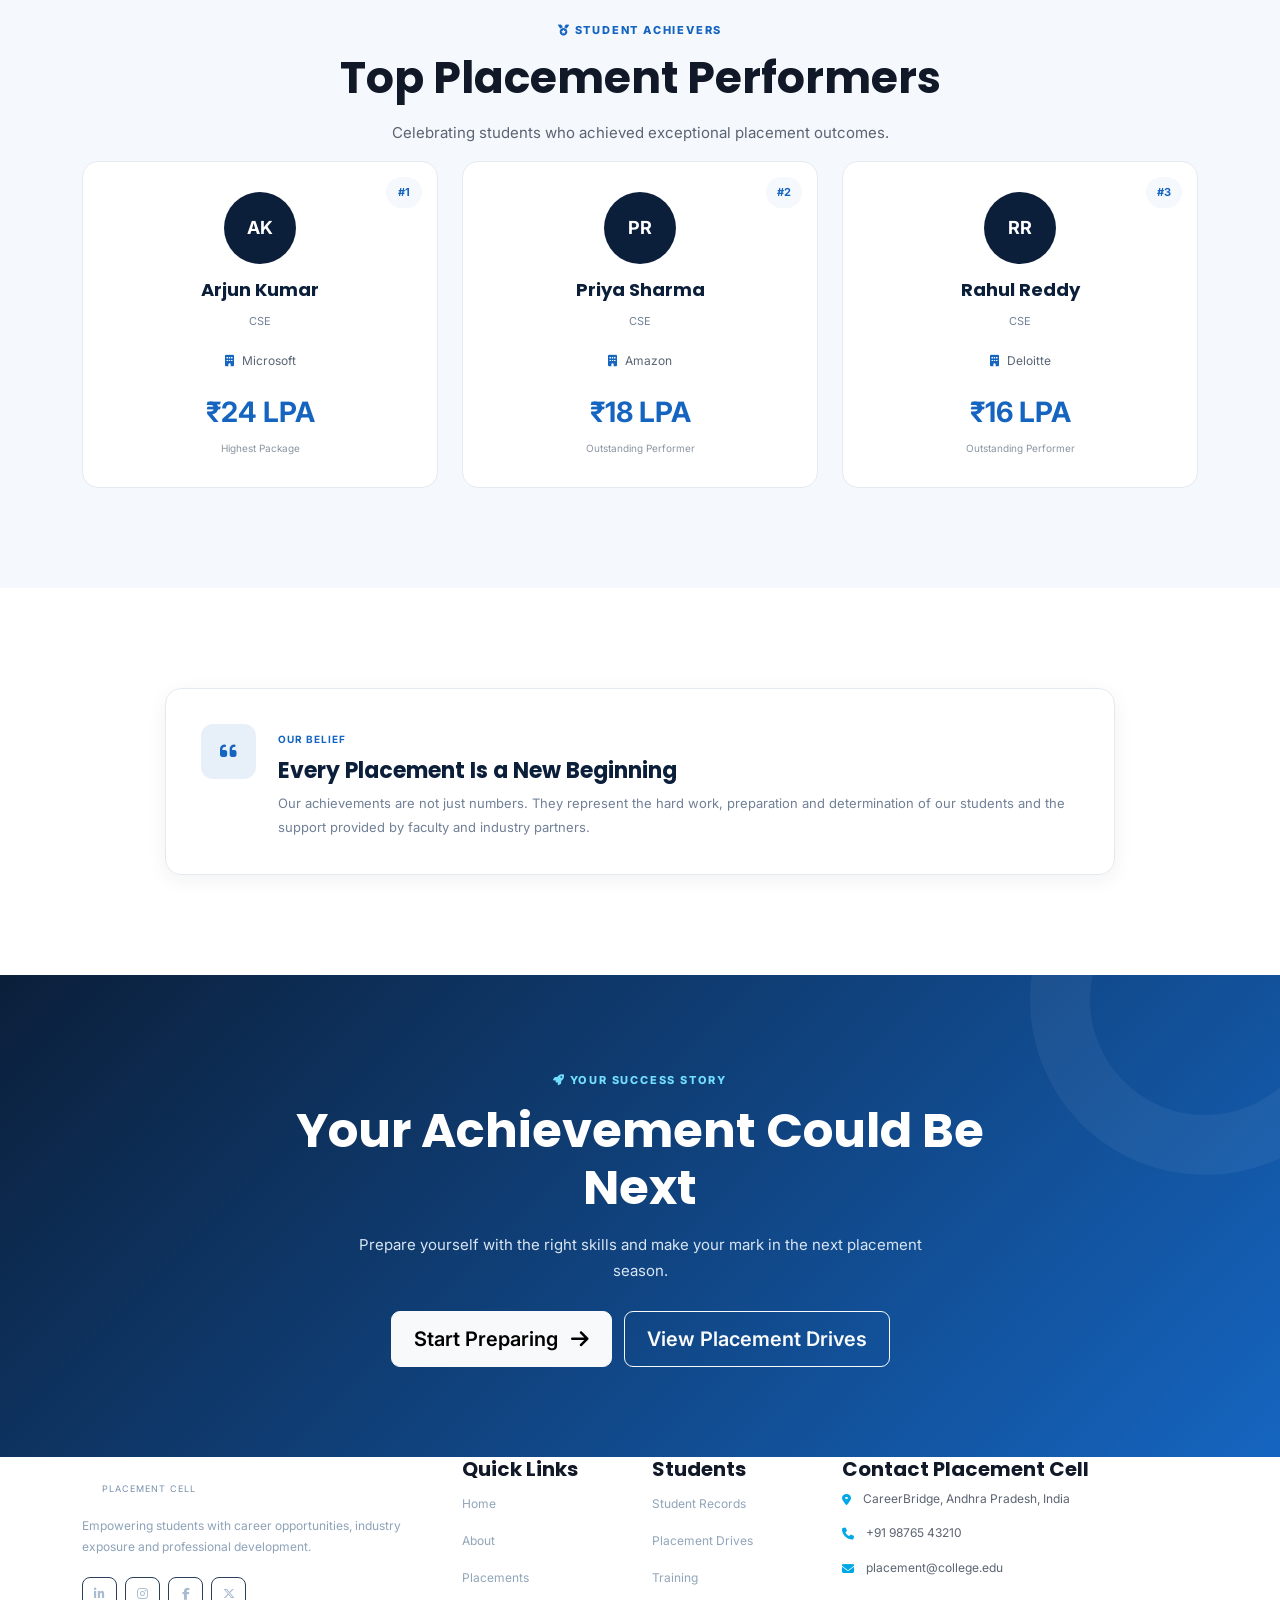
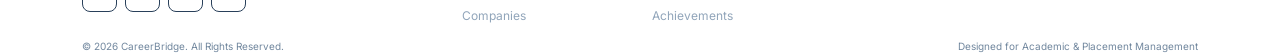
<file: achievements.html>
<!DOCTYPE html>
<html lang="en">
<head>

    <meta charset="UTF-8">

    <meta name="viewport" content="width=device-width, initial-scale=1.0">

    <meta name="description"
          content="Explore placement achievements, milestones and student success stories at CareerBridge.">

    <meta name="keywords"
          content="placement achievements, student achievements, college placements, success stories">

    <title>Achievements | CareerBridge</title>

    <!-- Google Fonts -->
    <link rel="preconnect" href="https://fonts.googleapis.com">
    <link rel="preconnect" href="https://fonts.gstatic.com" crossorigin>

    <link
        href="https://fonts.googleapis.com/css2?family=Inter:wght@400;500;600;700&family=Poppins:wght@500;600;700&display=swap"
        rel="stylesheet">

    <!-- Bootstrap -->
    <link
        href="https://cdn.jsdelivr.net/npm/bootstrap@5.3.3/dist/css/bootstrap.min.css"
        rel="stylesheet">

    <!-- Font Awesome -->
    <link
        rel="stylesheet"
        href="https://cdnjs.cloudflare.com/ajax/libs/font-awesome/6.5.2/css/all.min.css">

    <!-- Main CSS -->
    <link rel="stylesheet" href="css/style.css">

</head>

<body>


<!-- =========================================================
     NAVBAR
========================================================= -->

<nav class="navbar navbar-expand-lg navbar-dark sticky-top placement-navbar">

    <div class="container">

        <a class="navbar-brand d-flex align-items-center"
           href="index.html">

            <div class="brand-icon">
                <i class="fa-solid fa-graduation-cap"></i>
            </div>

            <div>

                <span class="brand-title">
                    CareerBridge
                </span>

                <small>
                    Placement Cell
                </small>

            </div>

        </a>


        <button
            class="navbar-toggler"
            type="button"
            data-bs-toggle="collapse"
            data-bs-target="#mainNavbar"
            aria-controls="mainNavbar"
            aria-expanded="false"
            aria-label="Toggle navigation">

            <span class="navbar-toggler-icon"></span>

        </button>


        <div
            class="collapse navbar-collapse"
            id="mainNavbar">

            <ul class="navbar-nav ms-auto align-items-lg-center">

                <li class="nav-item">
                    <a class="nav-link"
                       href="index.html">
                        Home
                    </a>
                </li>

                <li class="nav-item">
                    <a class="nav-link"
                       href="about.html">
                        About
                    </a>
                </li>

                <li class="nav-item">
                    <a class="nav-link"
                       href="placements.html">
                        Placements
                    </a>
                </li>

                <li class="nav-item">
                    <a class="nav-link"
                       href="companies.html">
                        Companies
                    </a>
                </li>

                <li class="nav-item">
                    <a class="nav-link"
                       href="students.html">
                        Students
                    </a>
                </li>

                <li class="nav-item">
                    <a class="nav-link"
                       href="drives.html">
                        Drives
                    </a>
                </li>

                <li class="nav-item">
                    <a class="nav-link"
                       href="training.html">
                        Training
                    </a>
                </li>

                <li class="nav-item">
                    <a class="nav-link active"
                       href="achievements.html">
                        Achievements
                    </a>
                </li>

                <li class="nav-item">
                    <a class="nav-link"
                       href="contact.html">
                        Contact
                    </a>
                </li>

                <li class="nav-item ms-lg-3 mt-2 mt-lg-0">

                    <a href="drives.html"
                       class="btn btn-primary">

                        View Drives

                        <i class="fa-solid fa-arrow-right ms-1"></i>

                    </a>

                </li>

            </ul>

        </div>

    </div>

</nav>


<!-- =========================================================
     PAGE BANNER
========================================================= -->

<section class="inner-page-banner">

    <div class="container">

        <div class="inner-banner-content">

            <span class="banner-badge">

                <i class="fa-solid fa-trophy"></i>

                OUR SUCCESS

            </span>


            <h1>
                Achievements
            </h1>


            <p>
                Celebrating the achievements of our students,
                recruiters and placement team.
            </p>


            <nav aria-label="breadcrumb">

                <ol class="breadcrumb">

                    <li class="breadcrumb-item">
                        <a href="index.html">
                            Home
                        </a>
                    </li>

                    <li class="breadcrumb-item active">
                        Achievements
                    </li>

                </ol>

            </nav>

        </div>

    </div>

</section>


<!-- =========================================================
     ACHIEVEMENT STATS
========================================================= -->

<section class="section-padding">

    <div class="container">

        <div class="section-heading text-center">

            <span class="section-label">

                <i class="fa-solid fa-chart-line"></i>

                PLACEMENT MILESTONES

            </span>

            <h2>
                Numbers That Inspire Us
            </h2>

            <p>
                Our placement journey reflects the consistent
                efforts of students, faculty and industry partners.
            </p>

        </div>


        <div class="row g-4">


            <div class="col-lg-3 col-md-6">

                <div class="achievement-stat-card">

                    <div class="achievement-stat-icon">

                        <i class="fa-solid fa-percent"></i>

                    </div>

                    <h3>
                        95%
                    </h3>

                    <p>
                        Placement Rate
                    </p>

                    <span>
                        Highest recorded
                    </span>

                </div>

            </div>


            <div class="col-lg-3 col-md-6">

                <div class="achievement-stat-card">

                    <div class="achievement-stat-icon">

                        <i class="fa-solid fa-indian-rupee-sign"></i>

                    </div>

                    <h3>
                        ₹24 LPA
                    </h3>

                    <p>
                        Highest Package
                    </p>

                    <span>
                        2026 achievement
                    </span>

                </div>

            </div>


            <div class="col-lg-3 col-md-6">

                <div class="achievement-stat-card">

                    <div class="achievement-stat-icon">

                        <i class="fa-solid fa-building"></i>

                    </div>

                    <h3>
                        120+
                    </h3>

                    <p>
                        Recruiting Companies
                    </p>

                    <span>
                        Across industries
                    </span>

                </div>

            </div>


            <div class="col-lg-3 col-md-6">

                <div class="achievement-stat-card">

                    <div class="achievement-stat-icon">

                        <i class="fa-solid fa-user-graduate"></i>

                    </div>

                    <h3>
                        850+
                    </h3>

                    <p>
                        Students Placed
                    </p>

                    <span>
                        Career opportunities
                    </span>

                </div>

            </div>


        </div>

    </div>

</section>


<!-- =========================================================
     MAJOR ACHIEVEMENTS
========================================================= -->

<section class="section-padding achievement-highlight-section">

    <div class="container">

        <div class="section-heading text-center">

            <span class="section-label">

                <i class="fa-solid fa-award"></i>

                MAJOR ACHIEVEMENTS

            </span>

            <h2>
                Highlights of Our Placement Journey
            </h2>

        </div>


        <div class="row g-4">


            <!-- Achievement 1 -->

            <div class="col-lg-4 col-md-6">

                <div class="achievement-card">

                    <div class="achievement-card-icon">

                        <i class="fa-solid fa-trophy"></i>

                    </div>

                    <span class="achievement-year">
                        2026
                    </span>

                    <h4>
                        ₹24 LPA Highest Package
                    </h4>

                    <p>
                        Our students secured premium technology
                        opportunities with packages reaching
                        ₹24 LPA during the 2026 placement season.
                    </p>

                    <div class="achievement-card-footer">

                        <span>
                            <i class="fa-solid fa-arrow-up"></i>
                            Career Milestone
                        </span>

                    </div>

                </div>

            </div>


            <!-- Achievement 2 -->

            <div class="col-lg-4 col-md-6">

                <div class="achievement-card">

                    <div class="achievement-card-icon">

                        <i class="fa-solid fa-chart-line"></i>

                    </div>

                    <span class="achievement-year">
                        2026
                    </span>

                    <h4>
                        95% Placement Rate
                    </h4>

                    <p>
                        The Placement Cell achieved a strong 95%
                        placement rate with 855 students receiving
                        placement opportunities.
                    </p>

                    <div class="achievement-card-footer">

                        <span>
                            <i class="fa-solid fa-arrow-up"></i>
                            Placement Excellence
                        </span>

                    </div>

                </div>

            </div>


            <!-- Achievement 3 -->

            <div class="col-lg-4 col-md-6">

                <div class="achievement-card">

                    <div class="achievement-card-icon">

                        <i class="fa-solid fa-building"></i>

                    </div>

                    <span class="achievement-year">
                        2026
                    </span>

                    <h4>
                        120+ Recruiting Companies
                    </h4>

                    <p>
                        More than 120 organizations participated
                        in recruitment activities and offered
                        opportunities across multiple domains.
                    </p>

                    <div class="achievement-card-footer">

                        <span>
                            <i class="fa-solid fa-handshake"></i>
                            Industry Connect
                        </span>

                    </div>

                </div>

            </div>


            <!-- Achievement 4 -->

            <div class="col-lg-4 col-md-6">

                <div class="achievement-card">

                    <div class="achievement-card-icon">

                        <i class="fa-solid fa-globe"></i>

                    </div>

                    <span class="achievement-year">
                        2025
                    </span>

                    <h4>
                        35+ Fortune 500 Recruiters
                    </h4>

                    <p>
                        Students received opportunities from a
                        growing network of leading global organizations.
                    </p>

                    <div class="achievement-card-footer">

                        <span>
                            <i class="fa-solid fa-earth-americas"></i>
                            Global Exposure
                        </span>

                    </div>

                </div>

            </div>


            <!-- Achievement 5 -->

            <div class="col-lg-4 col-md-6">

                <div class="achievement-card">

                    <div class="achievement-card-icon">

                        <i class="fa-solid fa-users"></i>

                    </div>

                    <span class="achievement-year">
                        2025
                    </span>

                    <h4>
                        800+ Students Placed
                    </h4>

                    <p>
                        The placement ecosystem crossed the milestone
                        of more than 800 students receiving career
                        opportunities.
                    </p>

                    <div class="achievement-card-footer">

                        <span>
                            <i class="fa-solid fa-user-check"></i>
                            Student Success
                        </span>

                    </div>

                </div>

            </div>


            <!-- Achievement 6 -->

            <div class="col-lg-4 col-md-6">

                <div class="achievement-card">

                    <div class="achievement-card-icon">

                        <i class="fa-solid fa-rocket"></i>

                    </div>

                    <span class="achievement-year">
                        2024
                    </span>

                    <h4>
                        Expanded Industry Network
                    </h4>

                    <p>
                        The Placement Cell expanded its recruiter
                        network and introduced additional technical
                        and professional training programs.
                    </p>

                    <div class="achievement-card-footer">

                        <span>
                            <i class="fa-solid fa-arrow-trend-up"></i>
                            Continuous Growth
                        </span>

                    </div>

                </div>

            </div>


        </div>

    </div>

</section>


<!-- =========================================================
     ACHIEVEMENT TIMELINE
========================================================= -->

<section class="section-padding">

    <div class="container">

        <div class="section-heading text-center">

            <span class="section-label">

                <i class="fa-solid fa-clock-rotate-left"></i>

                OUR JOURNEY

            </span>

            <h2>
                Placement Growth Timeline
            </h2>

            <p>
                A look at how our placement performance has
                progressed over the years.
            </p>

        </div>


        <div class="achievement-timeline">


            <div class="timeline-item">

                <div class="timeline-year">
                    2022
                </div>

                <div class="timeline-dot"></div>

                <div class="timeline-content">

                    <span>
                        87.5% Placement Rate
                    </span>

                    <h4>
                        Foundation for Growth
                    </h4>

                    <p>
                        630 students secured placement opportunities
                        from 720 eligible students.
                    </p>

                </div>

            </div>


            <div class="timeline-item">

                <div class="timeline-year">
                    2023
                </div>

                <div class="timeline-dot"></div>

                <div class="timeline-content">

                    <span>
                        88.5% Placement Rate
                    </span>

                    <h4>
                        Stronger Industry Connections
                    </h4>

                    <p>
                        Recruiter participation increased and
                        placement opportunities expanded across
                        multiple departments.
                    </p>

                </div>

            </div>


            <div class="timeline-item">

                <div class="timeline-year">
                    2024
                </div>

                <div class="timeline-dot"></div>

                <div class="timeline-content">

                    <span>
                        91.5% Placement Rate
                    </span>

                    <h4>
                        Crossing 90%
                    </h4>

                    <p>
                        Placement performance crossed the 90%
                        milestone with 750 students placed.
                    </p>

                </div>

            </div>


            <div class="timeline-item">

                <div class="timeline-year">
                    2025
                </div>

                <div class="timeline-dot"></div>

                <div class="timeline-content">

                    <span>
                        93.6% Placement Rate
                    </span>

                    <h4>
                        Continued Excellence
                    </h4>

                    <p>
                        More than 800 students secured opportunities
                        with an expanding recruiter network.
                    </p>

                </div>

            </div>


            <div class="timeline-item current">

                <div class="timeline-year">
                    2026
                </div>

                <div class="timeline-dot"></div>

                <div class="timeline-content">

                    <span>
                        95% Placement Rate
                    </span>

                    <h4>
                        Record-Breaking Year
                    </h4>

                    <p>
                        The placement cell reached a 95% placement
                        rate and recorded a highest package of ₹24 LPA.
                    </p>

                </div>

            </div>


        </div>

    </div>

</section>


<!-- =========================================================
     TOP PERFORMERS
========================================================= -->

<section class="section-padding achievement-performers-section">

    <div class="container">

        <div class="section-heading text-center">

            <span class="section-label">

                <i class="fa-solid fa-medal"></i>

                STUDENT ACHIEVERS

            </span>

            <h2>
                Top Placement Performers
            </h2>

            <p>
                Celebrating students who achieved exceptional
                placement outcomes.
            </p>

        </div>


        <div class="row g-4">


            <div class="col-lg-4">

                <div class="performer-card">

                    <div class="performer-rank">
                        #1
                    </div>

                    <div class="performer-avatar">
                        AK
                    </div>

                    <h4>
                        Arjun Kumar
                    </h4>

                    <span class="performer-department">
                        CSE
                    </span>

                    <div class="performer-company">
                        <i class="fa-solid fa-building"></i>
                        Microsoft
                    </div>

                    <div class="performer-package">
                        ₹24 LPA
                    </div>

                    <span class="performer-label">
                        Highest Package
                    </span>

                </div>

            </div>


            <div class="col-lg-4">

                <div class="performer-card">

                    <div class="performer-rank">
                        #2
                    </div>

                    <div class="performer-avatar">
                        PR
                    </div>

                    <h4>
                        Priya Sharma
                    </h4>

                    <span class="performer-department">
                        CSE
                    </span>

                    <div class="performer-company">
                        <i class="fa-solid fa-building"></i>
                        Amazon
                    </div>

                    <div class="performer-package">
                        ₹18 LPA
                    </div>

                    <span class="performer-label">
                        Outstanding Performer
                    </span>

                </div>

            </div>


            <div class="col-lg-4">

                <div class="performer-card">

                    <div class="performer-rank">
                        #3
                    </div>

                    <div class="performer-avatar">
                        RR
                    </div>

                    <h4>
                        Rahul Reddy
                    </h4>

                    <span class="performer-department">
                        CSE
                    </span>

                    <div class="performer-company">
                        <i class="fa-solid fa-building"></i>
                        Deloitte
                    </div>

                    <div class="performer-package">
                        ₹16 LPA
                    </div>

                    <span class="performer-label">
                        Outstanding Performer
                    </span>

                </div>

            </div>


        </div>

    </div>

</section>


<!-- =========================================================
     SUCCESS MESSAGE
========================================================= -->

<section class="section-padding">

    <div class="container">

        <div class="achievement-message">

            <div class="achievement-message-icon">

                <i class="fa-solid fa-quote-left"></i>

            </div>

            <div>

                <span>
                    OUR BELIEF
                </span>

                <h3>
                    Every Placement Is a New Beginning
                </h3>

                <p>
                    Our achievements are not just numbers.
                    They represent the hard work, preparation and
                    determination of our students and the support
                    provided by faculty and industry partners.
                </p>

            </div>

        </div>

    </div>

</section>


<!-- =========================================================
     CTA
========================================================= -->

<section class="cta-section">

    <div class="container">

        <div class="cta-content text-center">

            <span class="section-label">

                <i class="fa-solid fa-rocket"></i>

                YOUR SUCCESS STORY

            </span>

            <h2>
                Your Achievement Could Be Next
            </h2>

            <p>
                Prepare yourself with the right skills and
                make your mark in the next placement season.
            </p>

            <div class="cta-buttons">

                <a
                    href="training.html"
                    class="btn btn-light btn-lg">

                    Start Preparing

                    <i class="fa-solid fa-arrow-right ms-2"></i>

                </a>

                <a
                    href="drives.html"
                    class="btn btn-outline-light btn-lg">

                    View Placement Drives

                </a>

            </div>

        </div>

    </div>

</section>


<!-- =========================================================
     FOOTER
========================================================= -->

<footer class="site-footer">

    <div class="container">

        <div class="row g-4">


            <div class="col-lg-4">

                <div class="footer-brand">

                    <div class="brand-icon">

                        <i class="fa-solid fa-graduation-cap"></i>

                    </div>

                    <div>

                        <strong>
                            CareerBridge
                        </strong>

                        <small>
                            Placement Cell
                        </small>

                    </div>

                </div>


                <p class="footer-description">

                    Empowering students with career opportunities,
                    industry exposure and professional development.

                </p>


                <div class="social-links">

                    <a href="#" aria-label="LinkedIn">
                        <i class="fa-brands fa-linkedin-in"></i>
                    </a>

                    <a href="#" aria-label="Instagram">
                        <i class="fa-brands fa-instagram"></i>
                    </a>

                    <a href="#" aria-label="Facebook">
                        <i class="fa-brands fa-facebook-f"></i>
                    </a>

                    <a href="#" aria-label="Twitter">
                        <i class="fa-brands fa-x-twitter"></i>
                    </a>

                </div>

            </div>


            <div class="col-lg-2 col-md-4">

                <h5>
                    Quick Links
                </h5>

                <ul class="footer-links">

                    <li>
                        <a href="index.html">
                            Home
                        </a>
                    </li>

                    <li>
                        <a href="about.html">
                            About
                        </a>
                    </li>

                    <li>
                        <a href="placements.html">
                            Placements
                        </a>
                    </li>

                    <li>
                        <a href="companies.html">
                            Companies
                        </a>
                    </li>

                </ul>

            </div>


            <div class="col-lg-2 col-md-4">

                <h5>
                    Students
                </h5>

                <ul class="footer-links">

                    <li>
                        <a href="students.html">
                            Student Records
                        </a>
                    </li>

                    <li>
                        <a href="drives.html">
                            Placement Drives
                        </a>
                    </li>

                    <li>
                        <a href="training.html">
                            Training
                        </a>
                    </li>

                    <li>
                        <a href="achievements.html">
                            Achievements
                        </a>
                    </li>

                </ul>

            </div>


            <div class="col-lg-4 col-md-4">

                <h5>
                    Contact Placement Cell
                </h5>

                <ul class="footer-contact">

                    <li>

                        <i class="fa-solid fa-location-dot"></i>

                        <span>
                            CareerBridge,
                            Andhra Pradesh, India
                        </span>

                    </li>

                    <li>

                        <i class="fa-solid fa-phone"></i>

                        <span>
                            +91 98765 43210
                        </span>

                    </li>

                    <li>

                        <i class="fa-solid fa-envelope"></i>

                        <span>
                            placement@college.edu
                        </span>

                    </li>

                </ul>

            </div>

        </div>


        <div class="footer-bottom">

            <p>

                © <span class="current-year"></span>
                CareerBridge.
                All Rights Reserved.

            </p>

            <p>
                Designed for Academic & Placement Management
            </p>

        </div>

    </div>

</footer>


<!-- Back To Top -->

<button
    id="backToTop"
    class="back-to-top"
    aria-label="Back to top">

    <i class="fa-solid fa-arrow-up"></i>

</button>


<!-- Bootstrap JS -->

<script
    src="https://cdn.jsdelivr.net/npm/bootstrap@5.3.3/dist/js/bootstrap.bundle.min.js">
</script>


<!-- Common JS -->

<script src="js/main.js"></script>

</body>
</html>
</file>
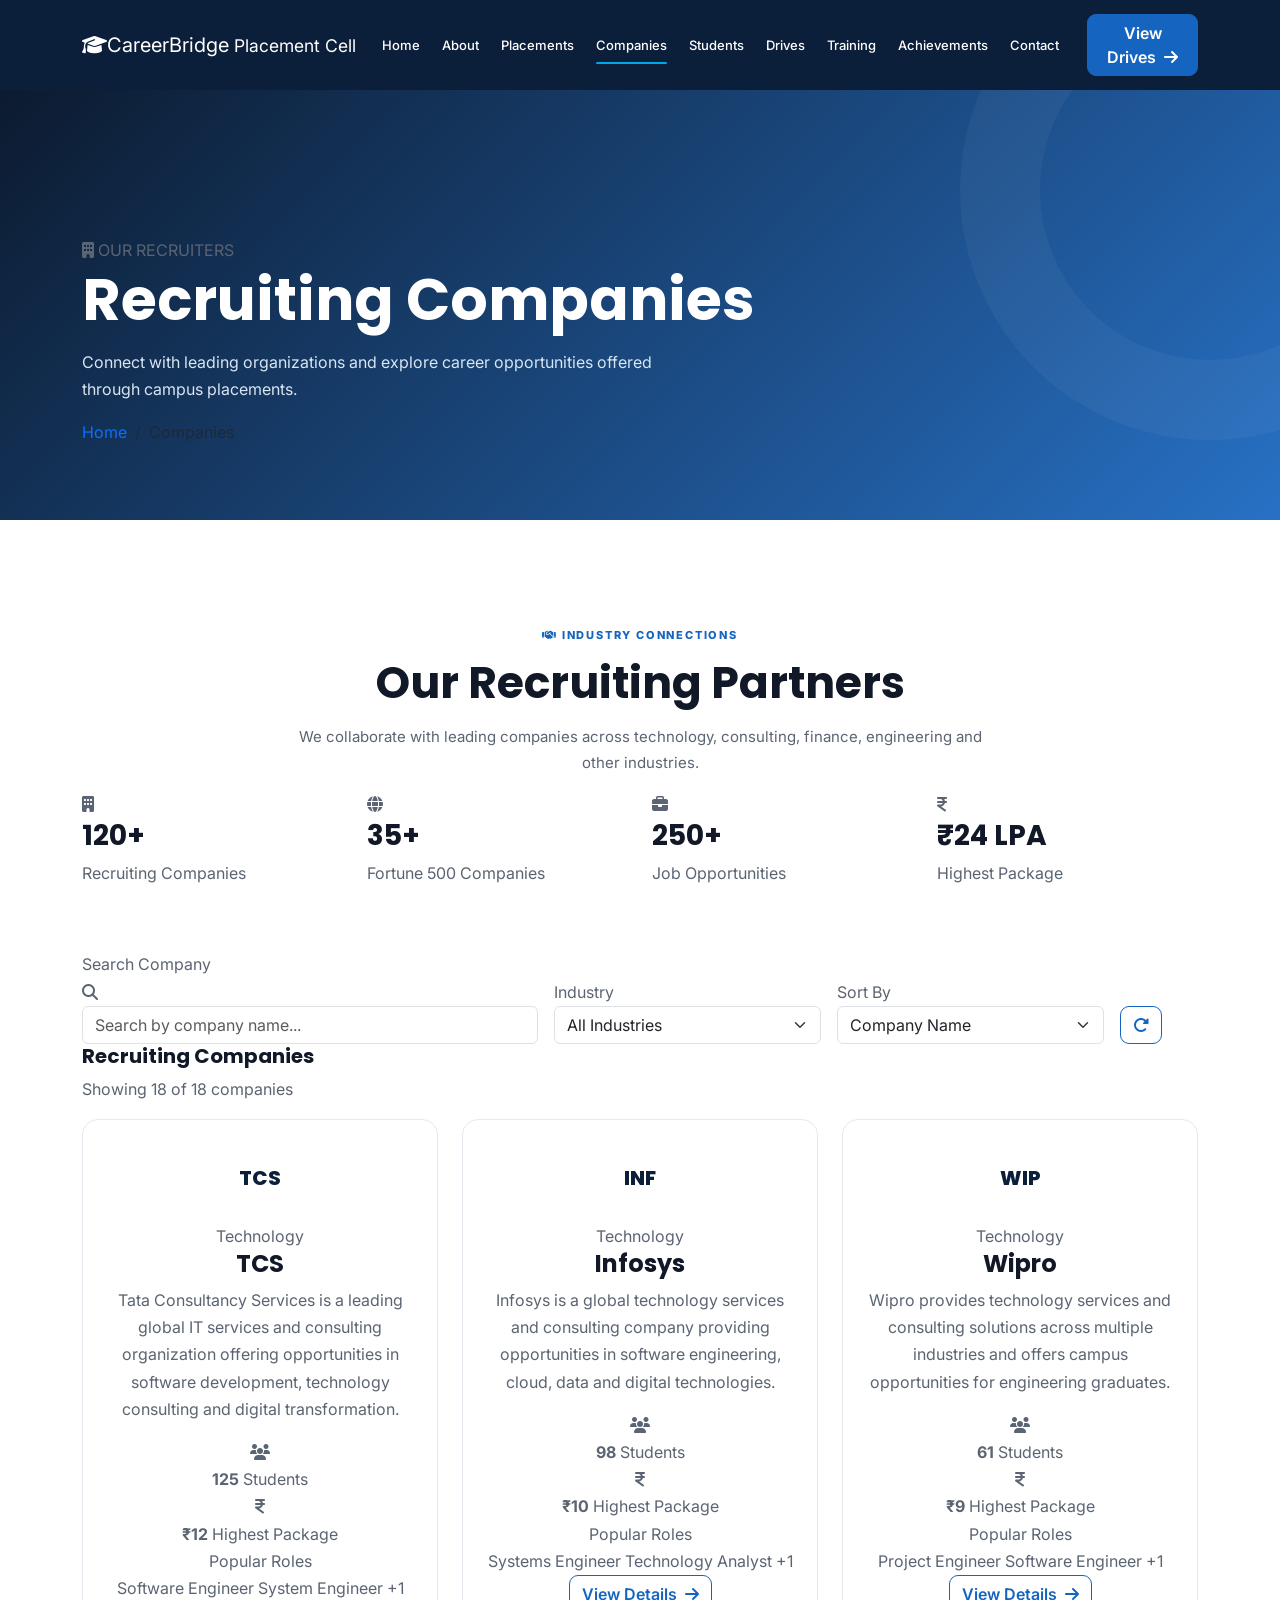
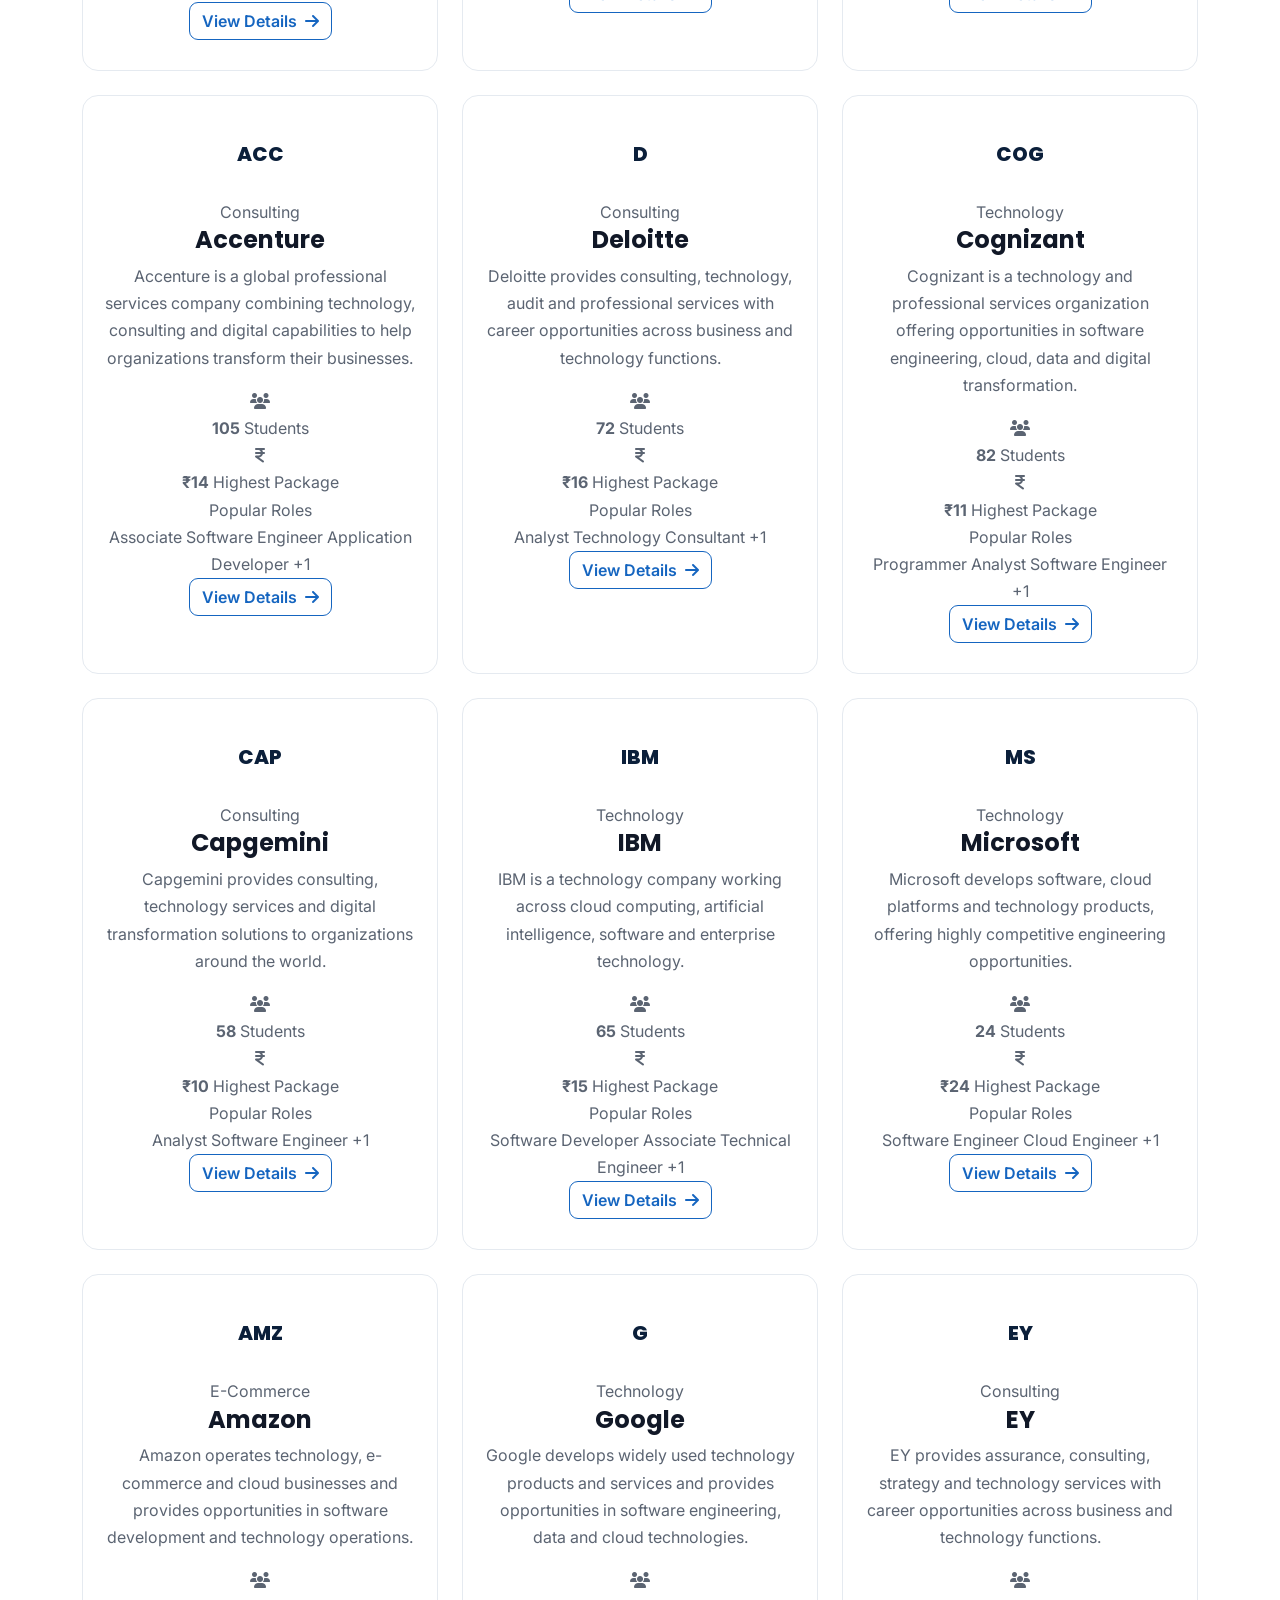
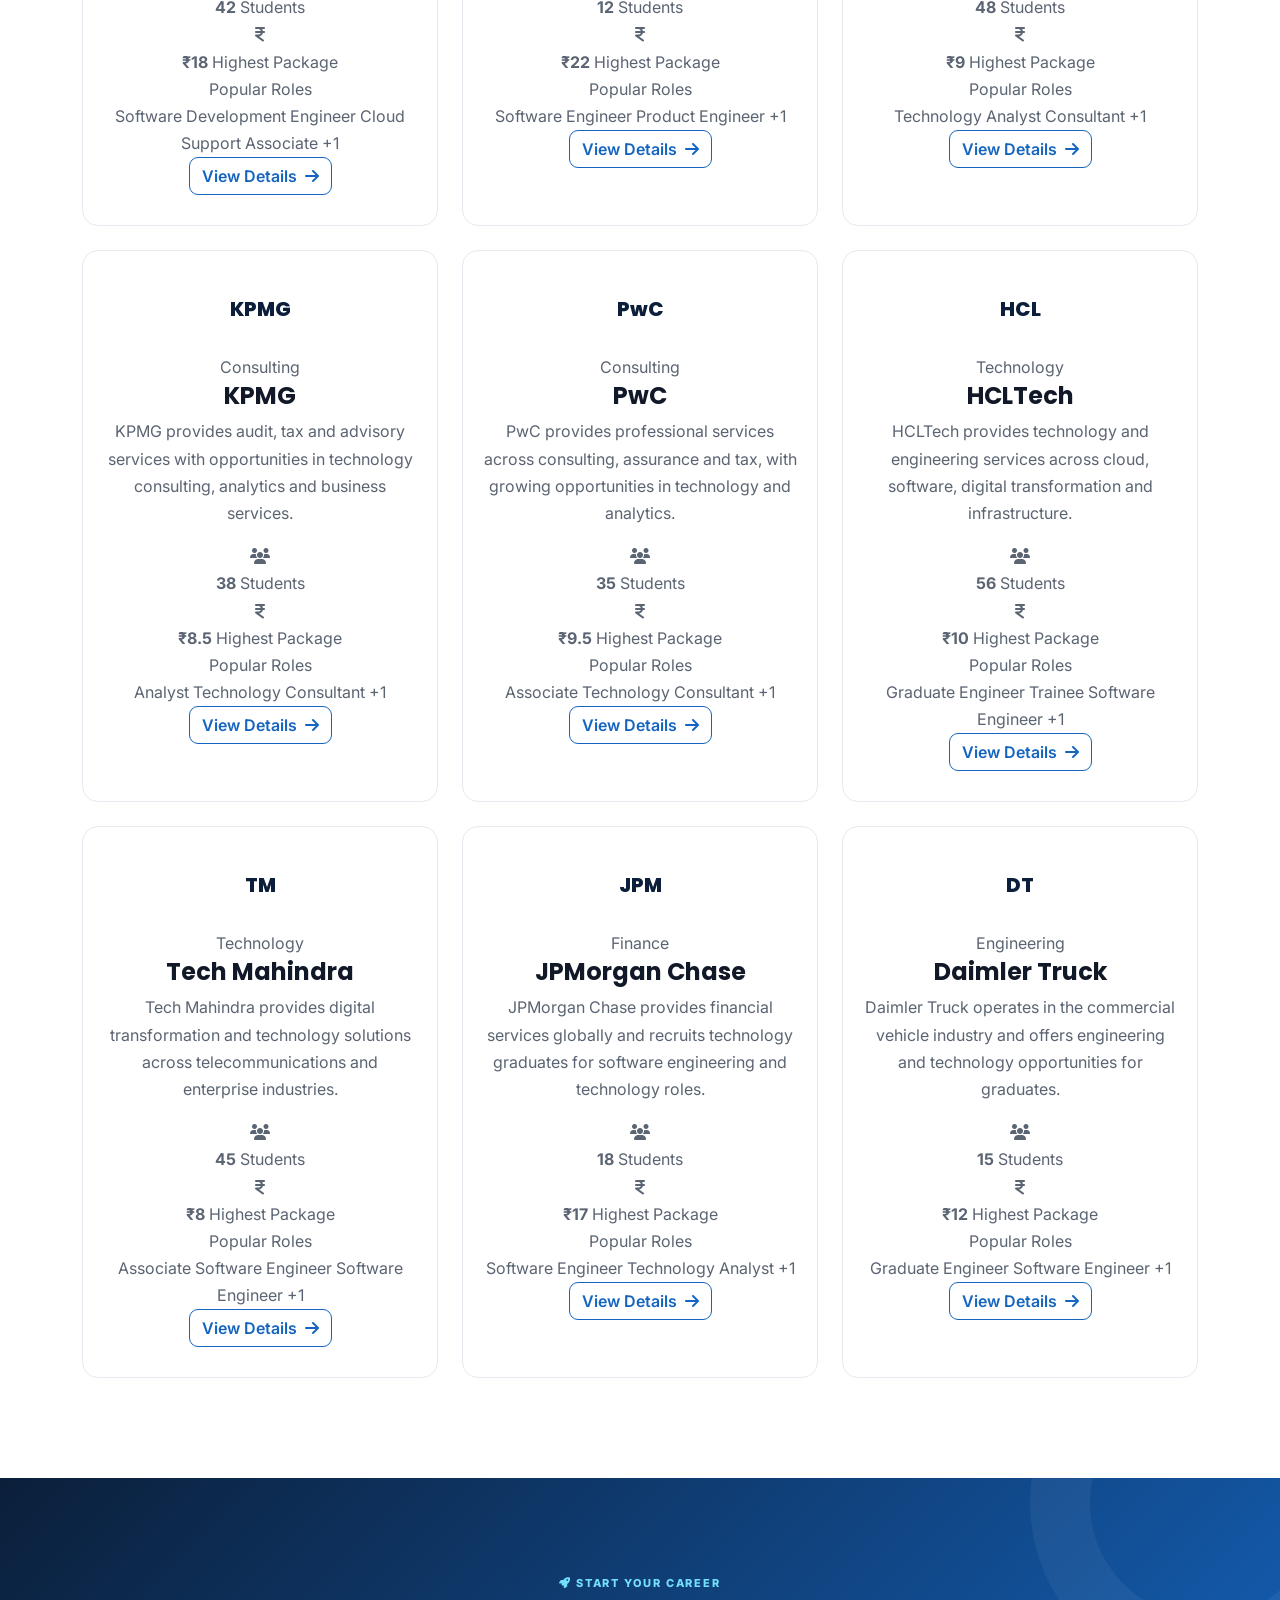
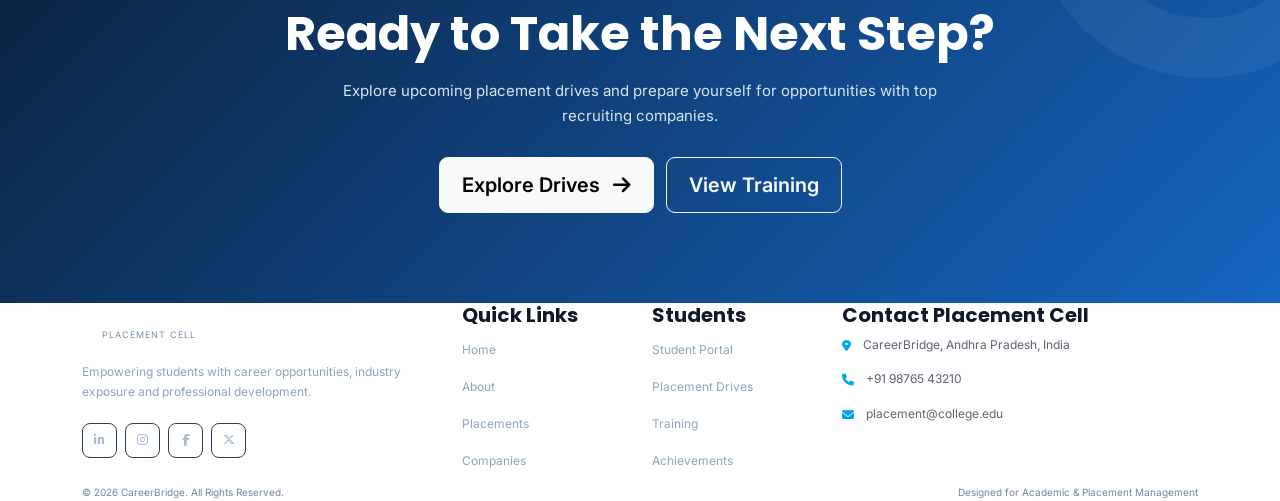
<file: companies.html>
<!DOCTYPE html>
<html lang="en">
<head>
    <meta charset="UTF-8">

    <meta name="viewport" content="width=device-width, initial-scale=1.0">

    <meta name="description"
        content="Explore companies recruiting students through CareerBridge Placement Cell.">

    <meta name="keywords"
        content="college placements, recruiters, companies, campus placement, CareerBridge">

    <title>Recruiting Companies | CareerBridge</title>

    <!-- Google Fonts -->
    <link rel="preconnect" href="https://fonts.googleapis.com">
    <link rel="preconnect" href="https://fonts.gstatic.com" crossorigin>

    <link
        href="https://fonts.googleapis.com/css2?family=Inter:wght@400;500;600;700&family=Poppins:wght@500;600;700&display=swap"
        rel="stylesheet">

    <!-- Bootstrap -->
    <link
        href="https://cdn.jsdelivr.net/npm/bootstrap@5.3.3/dist/css/bootstrap.min.css"
        rel="stylesheet">

    <!-- Font Awesome -->
    <link
        rel="stylesheet"
        href="https://cdnjs.cloudflare.com/ajax/libs/font-awesome/6.5.2/css/all.min.css">

    <!-- Main CSS -->
    <link rel="stylesheet" href="css/style.css">
</head>

<body>

<!-- =========================================================
     NAVBAR
========================================================= -->

<nav class="navbar navbar-expand-lg navbar-dark sticky-top placement-navbar">
    <div class="container">

        <a class="navbar-brand d-flex align-items-center" href="index.html">

            <div class="brand-icon">
                <i class="fa-solid fa-graduation-cap"></i>
            </div>

            <div>
                <span class="brand-name">CareerBridge</span>
                <small>Placement Cell</small>
            </div>

        </a>

        <button
            class="navbar-toggler"
            type="button"
            data-bs-toggle="collapse"
            data-bs-target="#mainNavbar"
            aria-controls="mainNavbar"
            aria-expanded="false"
            aria-label="Toggle navigation">

            <span class="navbar-toggler-icon"></span>
        </button>

        <div class="collapse navbar-collapse" id="mainNavbar">

            <ul class="navbar-nav ms-auto align-items-lg-center">

                <li class="nav-item">
                    <a class="nav-link" href="index.html">Home</a>
                </li>

                <li class="nav-item">
                    <a class="nav-link" href="about.html">About</a>
                </li>

                <li class="nav-item">
                    <a class="nav-link" href="placements.html">Placements</a>
                </li>

                <li class="nav-item">
                    <a class="nav-link active" href="companies.html">
                        Companies
                    </a>
                </li>

                <li class="nav-item">
                    <a class="nav-link" href="students.html">
                        Students
                    </a>
                </li>

                <li class="nav-item">
                    <a class="nav-link" href="drives.html">
                        Drives
                    </a>
                </li>

                <li class="nav-item">
                    <a class="nav-link" href="training.html">
                        Training
                    </a>
                </li>

                <li class="nav-item">
                    <a class="nav-link" href="achievements.html">
                        Achievements
                    </a>
                </li>

                <li class="nav-item">
                    <a class="nav-link" href="contact.html">
                        Contact
                    </a>
                </li>

                <li class="nav-item ms-lg-3 mt-2 mt-lg-0">

                    <a href="drives.html" class="btn btn-primary">
                        View Drives
                        <i class="fa-solid fa-arrow-right ms-1"></i>
                    </a>

                </li>

            </ul>

        </div>
    </div>
</nav>


<!-- =========================================================
     PAGE BANNER
========================================================= -->

<section class="inner-page-banner">

    <div class="container">

        <div class="inner-banner-content">

            <span class="banner-badge">
                <i class="fa-solid fa-building"></i>
                OUR RECRUITERS
            </span>

            <h1>Recruiting Companies</h1>

            <p>
                Connect with leading organizations and explore career
                opportunities offered through campus placements.
            </p>

            <nav aria-label="breadcrumb">

                <ol class="breadcrumb">

                    <li class="breadcrumb-item">
                        <a href="index.html">Home</a>
                    </li>

                    <li class="breadcrumb-item active">
                        Companies
                    </li>

                </ol>

            </nav>

        </div>

    </div>

</section>


<!-- =========================================================
     COMPANY OVERVIEW
========================================================= -->

<section class="section-padding">

    <div class="container">

        <div class="section-heading text-center">

            <span class="section-label">
                <i class="fa-solid fa-handshake"></i>
                INDUSTRY CONNECTIONS
            </span>

            <h2>
                Our Recruiting Partners
            </h2>

            <p>
                We collaborate with leading companies across technology,
                consulting, finance, engineering and other industries.
            </p>

        </div>


        <!-- Company Statistics -->

        <div class="row g-4 mb-5">

            <div class="col-md-3">

                <div class="company-summary-card">

                    <div class="summary-icon">
                        <i class="fa-solid fa-building"></i>
                    </div>

                    <h3>120+</h3>

                    <p>Recruiting Companies</p>

                </div>

            </div>


            <div class="col-md-3">

                <div class="company-summary-card">

                    <div class="summary-icon">
                        <i class="fa-solid fa-globe"></i>
                    </div>

                    <h3>35+</h3>

                    <p>Fortune 500 Companies</p>

                </div>

            </div>


            <div class="col-md-3">

                <div class="company-summary-card">

                    <div class="summary-icon">
                        <i class="fa-solid fa-briefcase"></i>
                    </div>

                    <h3>250+</h3>

                    <p>Job Opportunities</p>

                </div>

            </div>


            <div class="col-md-3">

                <div class="company-summary-card">

                    <div class="summary-icon">
                        <i class="fa-solid fa-indian-rupee-sign"></i>
                    </div>

                    <h3>₹24 LPA</h3>

                    <p>Highest Package</p>

                </div>

            </div>

        </div>


        <!-- =================================================
             SEARCH & FILTER
        ================================================= -->

        <div class="company-filter-panel">

            <div class="row g-3 align-items-end">

                <!-- Search -->

                <div class="col-lg-5">

                    <label for="companySearch">
                        Search Company
                    </label>

                    <div class="search-input-wrapper">

                        <i class="fa-solid fa-magnifying-glass"></i>

                        <input
                            type="text"
                            id="companySearch"
                            class="form-control"
                            placeholder="Search by company name...">

                    </div>

                </div>


                <!-- Industry -->

                <div class="col-lg-3">

                    <label for="industryFilter">
                        Industry
                    </label>

                    <select
                        id="industryFilter"
                        class="form-select">

                        <option value="all">
                            All Industries
                        </option>

                        <option value="technology">
                            Technology
                        </option>

                        <option value="consulting">
                            Consulting
                        </option>

                        <option value="finance">
                            Finance
                        </option>

                        <option value="engineering">
                            Engineering
                        </option>

                        <option value="ecommerce">
                            E-Commerce
                        </option>

                    </select>

                </div>


                <!-- Sort -->

                <div class="col-lg-3">

                    <label for="sortCompanies">
                        Sort By
                    </label>

                    <select
                        id="sortCompanies"
                        class="form-select">

                        <option value="name">
                            Company Name
                        </option>

                        <option value="students">
                            Students Selected
                        </option>

                        <option value="package">
                            Highest Package
                        </option>

                    </select>

                </div>


                <!-- Reset -->

                <div class="col-lg-1">

                    <button
                        type="button"
                        id="resetFilters"
                        class="btn btn-outline-primary filter-reset-btn"
                        title="Reset Filters">

                        <i class="fa-solid fa-rotate-right"></i>

                    </button>

                </div>

            </div>

        </div>


        <!-- Result Count -->

        <div class="company-results-header">

            <div>

                <h5>
                    Recruiting Companies
                </h5>

                <p id="companyResultCount">
                    Showing all companies
                </p>

            </div>

        </div>


        <!-- =================================================
             COMPANY GRID
        ================================================= -->

        <div
            class="row g-4"
            id="companiesContainer">

            <!-- Companies generated by JavaScript -->

        </div>


        <!-- No Results -->

        <div
            id="noCompanies"
            class="no-company-results d-none">

            <div class="no-results-icon">
                <i class="fa-solid fa-building-circle-xmark"></i>
            </div>

            <h4>No Companies Found</h4>

            <p>
                Try changing your search or filter options.
            </p>

            <button
                class="btn btn-primary"
                id="resetFiltersEmpty">

                Reset Filters

            </button>

        </div>

    </div>

</section>


<!-- =========================================================
     CTA
========================================================= -->

<section class="cta-section">

    <div class="container">

        <div class="cta-content text-center">

            <span class="section-label">
                <i class="fa-solid fa-rocket"></i>
                START YOUR CAREER
            </span>

            <h2>
                Ready to Take the Next Step?
            </h2>

            <p>
                Explore upcoming placement drives and prepare yourself
                for opportunities with top recruiting companies.
            </p>

            <div class="cta-buttons">

                <a href="drives.html" class="btn btn-light btn-lg">
                    Explore Drives
                    <i class="fa-solid fa-arrow-right ms-2"></i>
                </a>

                <a href="training.html"
                   class="btn btn-outline-light btn-lg">

                    View Training
                </a>

            </div>

        </div>

    </div>

</section>


<!-- =========================================================
     FOOTER
========================================================= -->

<footer class="site-footer">

    <div class="container">

        <div class="row g-4">

            <div class="col-lg-4">

                <div class="footer-brand">

                    <div class="brand-icon">
                        <i class="fa-solid fa-graduation-cap"></i>
                    </div>

                    <div>
                        <strong>CareerBridge</strong>
                        <small>Placement Cell</small>
                    </div>

                </div>

                <p class="footer-description">
                    Empowering students with career opportunities,
                    industry exposure and professional development.
                </p>

                <div class="social-links">

                    <a href="#" aria-label="LinkedIn">
                        <i class="fa-brands fa-linkedin-in"></i>
                    </a>

                    <a href="#" aria-label="Instagram">
                        <i class="fa-brands fa-instagram"></i>
                    </a>

                    <a href="#" aria-label="Facebook">
                        <i class="fa-brands fa-facebook-f"></i>
                    </a>

                    <a href="#" aria-label="Twitter">
                        <i class="fa-brands fa-x-twitter"></i>
                    </a>

                </div>

            </div>


            <div class="col-lg-2 col-md-4">

                <h5>Quick Links</h5>

                <ul class="footer-links">

                    <li>
                        <a href="index.html">Home</a>
                    </li>

                    <li>
                        <a href="about.html">About</a>
                    </li>

                    <li>
                        <a href="placements.html">Placements</a>
                    </li>

                    <li>
                        <a href="companies.html">Companies</a>
                    </li>

                </ul>

            </div>


            <div class="col-lg-2 col-md-4">

                <h5>Students</h5>

                <ul class="footer-links">

                    <li>
                        <a href="students.html">Student Portal</a>
                    </li>

                    <li>
                        <a href="drives.html">Placement Drives</a>
                    </li>

                    <li>
                        <a href="training.html">Training</a>
                    </li>

                    <li>
                        <a href="achievements.html">Achievements</a>
                    </li>

                </ul>

            </div>


            <div class="col-lg-4 col-md-4">

                <h5>Contact Placement Cell</h5>

                <ul class="footer-contact">

                    <li>
                        <i class="fa-solid fa-location-dot"></i>
                        <span>
                            CareerBridge,
                            Andhra Pradesh, India
                        </span>
                    </li>

                    <li>
                        <i class="fa-solid fa-phone"></i>
                        <span>+91 98765 43210</span>
                    </li>

                    <li>
                        <i class="fa-solid fa-envelope"></i>
                        <span>placement@college.edu</span>
                    </li>

                </ul>

            </div>

        </div>


        <div class="footer-bottom">

            <p>
                © <span class="current-year"></span>
                CareerBridge.
                All Rights Reserved.
            </p>

            <p>
                Designed for Academic & Placement Management
            </p>

        </div>

    </div>

</footer>


<!-- Back To Top -->

<button
    id="backToTop"
    class="back-to-top"
    aria-label="Back to top">

    <i class="fa-solid fa-arrow-up"></i>

</button>


<!-- =========================================================
     COMPANY DETAILS MODAL
========================================================= -->

<div
    class="modal fade"
    id="companyDetailsModal"
    tabindex="-1"
    aria-labelledby="companyDetailsModalLabel"
    aria-hidden="true">

    <div class="modal-dialog modal-lg modal-dialog-centered">

        <div class="modal-content company-modal">

            <div class="modal-header">

                <div
                    class="modal-company-logo"
                    id="modalCompanyLogo">

                    TCS

                </div>

                <div>

                    <h5
                        class="modal-title"
                        id="companyDetailsModalLabel">

                        Company Name

                    </h5>

                    <span
                        id="modalCompanyIndustry"
                        class="company-industry-badge">

                        Technology

                    </span>

                </div>

                <button
                    type="button"
                    class="btn-close"
                    data-bs-dismiss="modal"
                    aria-label="Close">
                </button>

            </div>


            <div class="modal-body">

                <div class="row g-4">

                    <div class="col-md-6">

                        <div class="modal-info-box">

                            <span>
                                <i class="fa-solid fa-users"></i>
                                Students Selected
                            </span>

                            <strong id="modalStudents">
                                125
                            </strong>

                        </div>

                    </div>


                    <div class="col-md-6">

                        <div class="modal-info-box">

                            <span>
                                <i class="fa-solid fa-indian-rupee-sign"></i>
                                Highest Package
                            </span>

                            <strong id="modalPackage">
                                ₹12 LPA
                            </strong>

                        </div>

                    </div>


                    <div class="col-md-6">

                        <div class="modal-info-box">

                            <span>
                                <i class="fa-solid fa-calendar"></i>
                                Recruitment Year
                            </span>

                            <strong id="modalYear">
                                2026
                            </strong>

                        </div>

                    </div>


                    <div class="col-md-6">

                        <div class="modal-info-box">

                            <span>
                                <i class="fa-solid fa-location-dot"></i>
                                Primary Location
                            </span>

                            <strong id="modalLocation">
                                Multiple Locations
                            </strong>

                        </div>

                    </div>

                </div>


                <hr>


                <div class="modal-section">

                    <h6>
                        <i class="fa-solid fa-briefcase"></i>
                        Job Roles
                    </h6>

                    <div
                        id="modalRoles"
                        class="modal-tags">

                    </div>

                </div>


                <div class="modal-section">

                    <h6>
                        <i class="fa-solid fa-graduation-cap"></i>
                        Eligible Branches
                    </h6>

                    <div
                        id="modalBranches"
                        class="modal-tags">

                    </div>

                </div>


                <div class="modal-section">

                    <h6>
                        <i class="fa-solid fa-circle-info"></i>
                        About Recruiter
                    </h6>

                    <p id="modalDescription">
                        Company information will appear here.
                    </p>

                </div>

            </div>


            <div class="modal-footer">

                <button
                    type="button"
                    class="btn btn-secondary"
                    data-bs-dismiss="modal">

                    Close

                </button>

                <a
                    href="drives.html"
                    class="btn btn-primary">

                    View Placement Drives
                    <i class="fa-solid fa-arrow-right ms-1"></i>

                </a>

            </div>

        </div>

    </div>

</div>


<!-- Bootstrap JS -->

<script
    src="https://cdn.jsdelivr.net/npm/bootstrap@5.3.3/dist/js/bootstrap.bundle.min.js">
</script>


<!-- Common JS -->

<script src="js/main.js"></script>

<!-- Companies JS -->

<script src="js/companies.js"></script>

</body>
</html>
</file>
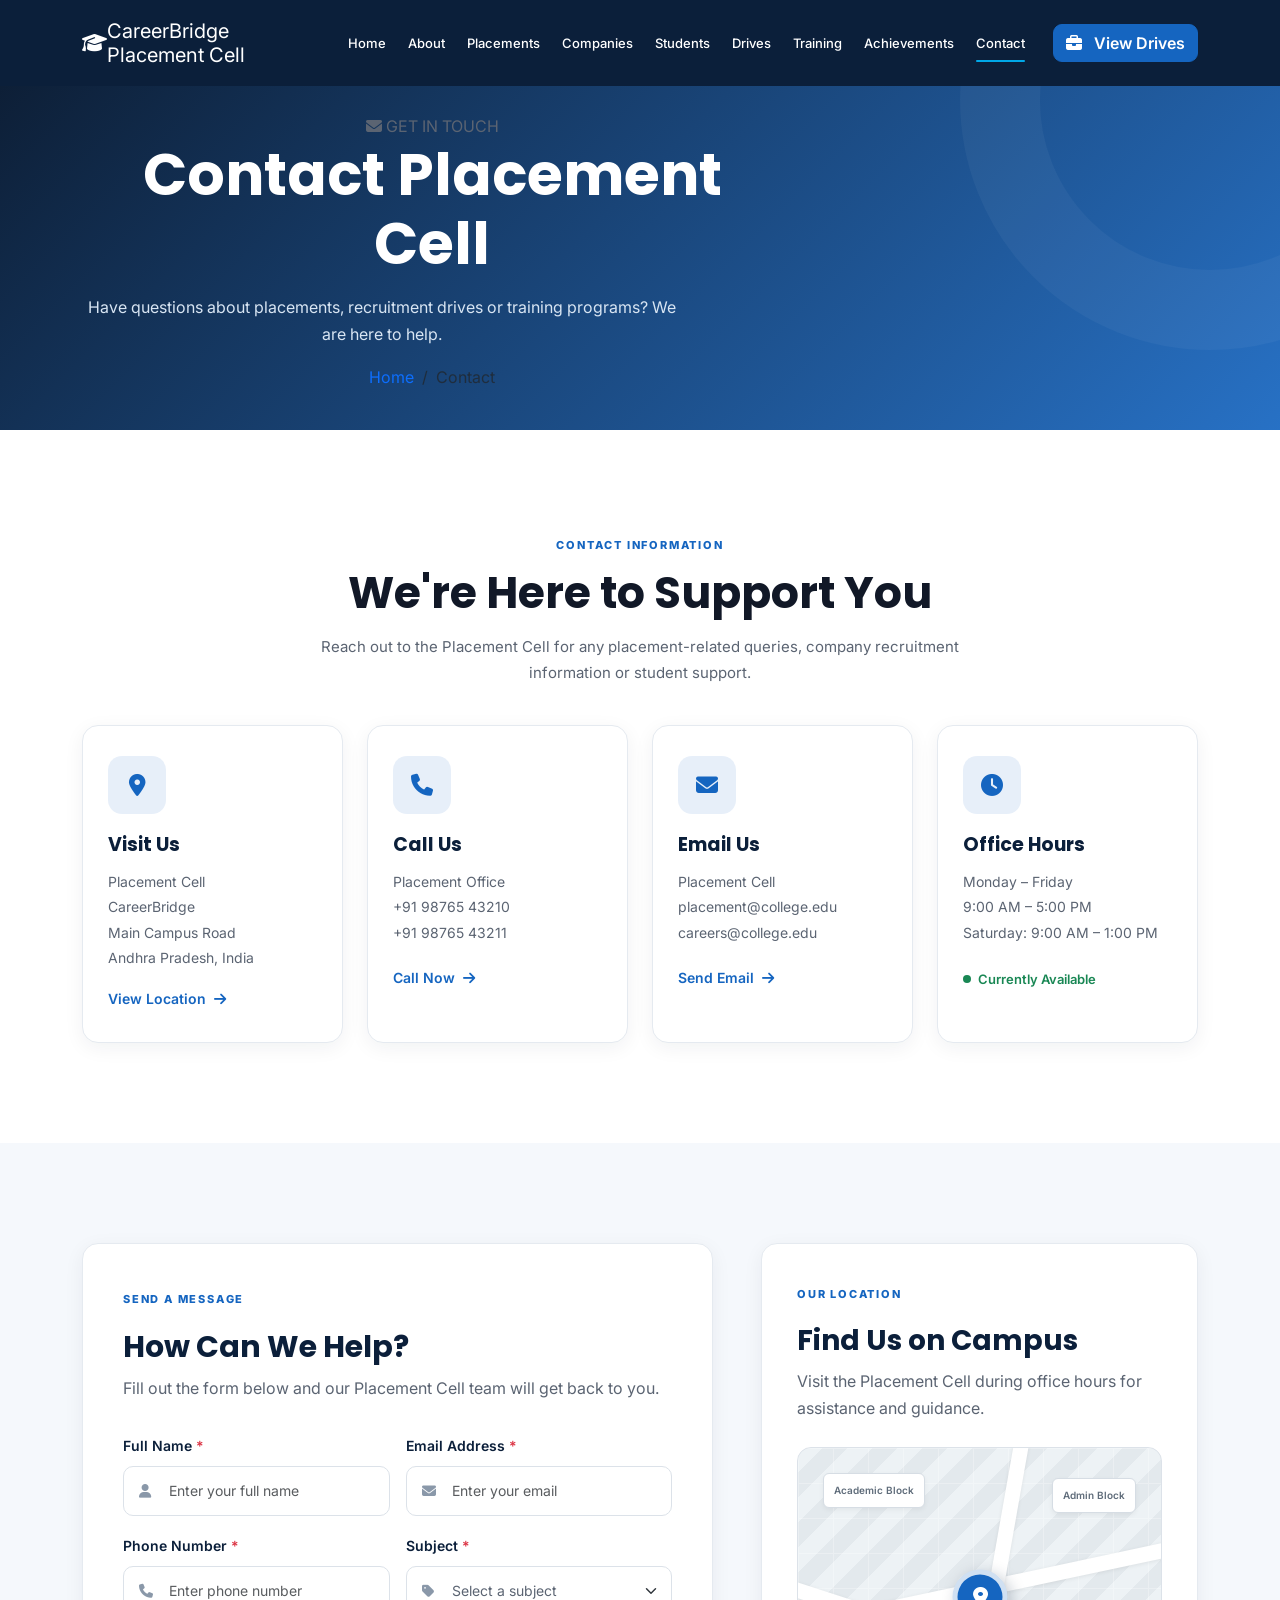
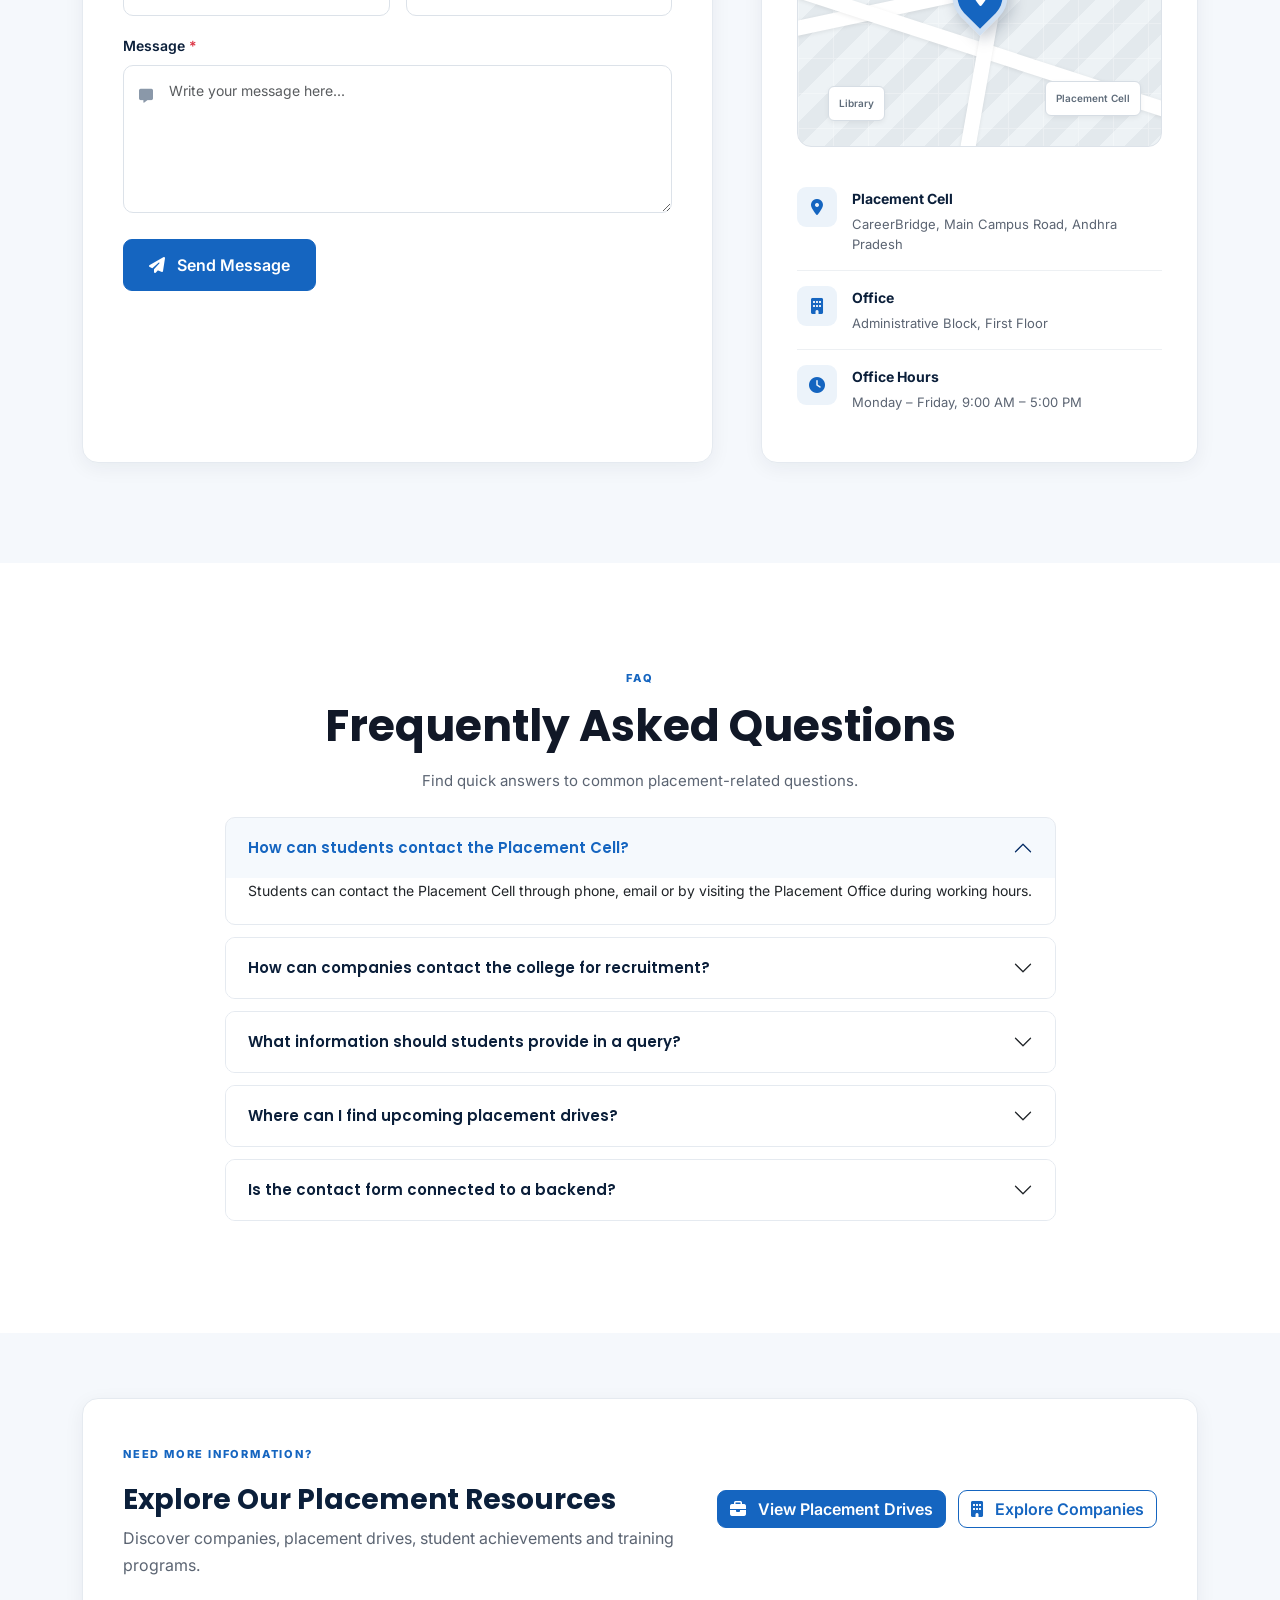
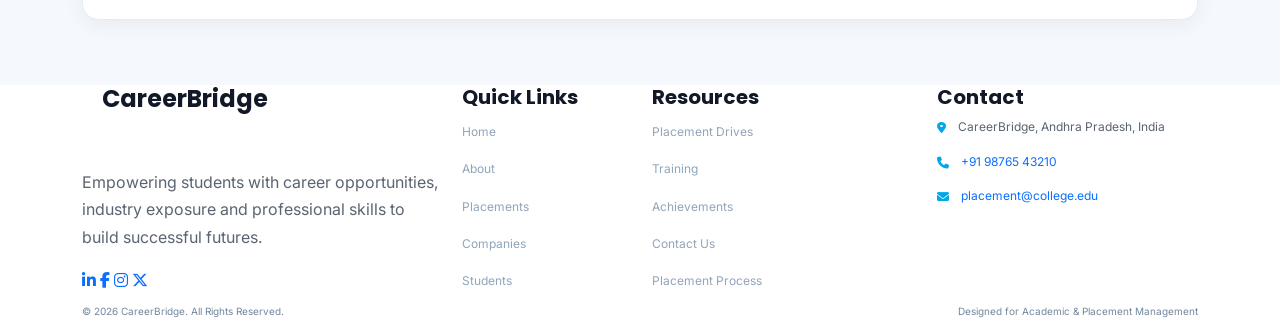
<file: contact.html>
<!DOCTYPE html>
<html lang="en">
<head>
    <meta charset="UTF-8">
    <meta name="viewport" content="width=device-width, initial-scale=1.0">

    <title>Contact Placement Cell | CareerBridge</title>

    <meta name="description"
          content="Contact the Placement Cell of CareerBridge for placement opportunities, recruitment drives, training programs and student support.">

    <meta name="keywords"
          content="college placement, placement cell, contact, recruitment, CareerBridge">

    <!-- Google Fonts -->
    <link rel="preconnect" href="https://fonts.googleapis.com">
    <link rel="preconnect" href="https://fonts.gstatic.com" crossorigin>

    <link href="https://fonts.googleapis.com/css2?family=Inter:wght@400;500;600;700;800&family=Poppins:wght@500;600;700;800&display=swap"
          rel="stylesheet">

    <!-- Bootstrap -->
    <link
        href="https://cdn.jsdelivr.net/npm/bootstrap@5.3.3/dist/css/bootstrap.min.css"
        rel="stylesheet">

    <!-- Font Awesome -->
    <link
        rel="stylesheet"
        href="https://cdnjs.cloudflare.com/ajax/libs/font-awesome/6.5.2/css/all.min.css">

    <!-- Main CSS -->
    <link rel="stylesheet" href="css/style.css">
</head>

<body>

<!-- =========================
     NAVBAR
========================= -->

<nav class="navbar navbar-expand-lg navbar-dark fixed-top placement-navbar">

    <div class="container">

        <a class="navbar-brand d-flex align-items-center" href="index.html">

            <div class="brand-icon">
                <i class="fa-solid fa-graduation-cap"></i>
            </div>

            <div class="brand-text">
                <span class="brand-name">CareerBridge</span>
                <span class="brand-subtitle">Placement Cell</span>
            </div>

        </a>

        <button
            class="navbar-toggler"
            type="button"
            data-bs-toggle="collapse"
            data-bs-target="#mainNavbar"
            aria-controls="mainNavbar"
            aria-expanded="false"
            aria-label="Toggle navigation">

            <span class="navbar-toggler-icon"></span>

        </button>

        <div class="collapse navbar-collapse" id="mainNavbar">

            <ul class="navbar-nav ms-auto align-items-lg-center">

                <li class="nav-item">
                    <a class="nav-link" href="index.html">Home</a>
                </li>

                <li class="nav-item">
                    <a class="nav-link" href="about.html">About</a>
                </li>

                <li class="nav-item">
                    <a class="nav-link" href="placements.html">Placements</a>
                </li>

                <li class="nav-item">
                    <a class="nav-link" href="companies.html">Companies</a>
                </li>

                <li class="nav-item">
                    <a class="nav-link" href="students.html">Students</a>
                </li>

                <li class="nav-item">
                    <a class="nav-link" href="drives.html">Drives</a>
                </li>

                <li class="nav-item">
                    <a class="nav-link" href="training.html">Training</a>
                </li>

                <li class="nav-item">
                    <a class="nav-link" href="achievements.html">Achievements</a>
                </li>

                <li class="nav-item">
                    <a class="nav-link active" href="contact.html">Contact</a>
                </li>

                <li class="nav-item ms-lg-3 mt-2 mt-lg-0">

                    <a href="drives.html" class="btn btn-primary navbar-btn">
                        <i class="fa-solid fa-briefcase me-2"></i>
                        View Drives
                    </a>

                </li>

            </ul>

        </div>

    </div>

</nav>


<!-- =========================
     PAGE BANNER
========================= -->

<section class="inner-page-banner">

    <div class="container">

        <div class="inner-banner-content text-center">

            <span class="banner-badge">
                <i class="fa-solid fa-envelope"></i>
                GET IN TOUCH
            </span>

            <h1>Contact Placement Cell</h1>

            <p>
                Have questions about placements, recruitment drives or
                training programs? We are here to help.
            </p>

            <nav aria-label="breadcrumb">

                <ol class="breadcrumb justify-content-center">

                    <li class="breadcrumb-item">
                        <a href="index.html">Home</a>
                    </li>

                    <li class="breadcrumb-item active"
                        aria-current="page">
                        Contact
                    </li>

                </ol>

            </nav>

        </div>

    </div>

</section>


<!-- =========================
     CONTACT INFORMATION
========================= -->

<section class="section-padding contact-section">

    <div class="container">

        <div class="section-heading text-center">

            <span class="section-label">
                CONTACT INFORMATION
            </span>

            <h2>We're Here to Support You</h2>

            <p>
                Reach out to the Placement Cell for any placement-related
                queries, company recruitment information or student support.
            </p>

        </div>


        <div class="row g-4 mt-3">

            <!-- Address -->

            <div class="col-lg-3 col-md-6">

                <div class="contact-info-card">

                    <div class="contact-icon">
                        <i class="fa-solid fa-location-dot"></i>
                    </div>

                    <h4>Visit Us</h4>

                    <p>
                        Placement Cell<br>
                        CareerBridge<br>
                        Main Campus Road<br>
                        Andhra Pradesh, India
                    </p>

                    <a href="#location">
                        View Location
                        <i class="fa-solid fa-arrow-right ms-1"></i>
                    </a>

                </div>

            </div>


            <!-- Phone -->

            <div class="col-lg-3 col-md-6">

                <div class="contact-info-card">

                    <div class="contact-icon">
                        <i class="fa-solid fa-phone"></i>
                    </div>

                    <h4>Call Us</h4>

                    <p>
                        Placement Office<br>
                        +91 98765 43210<br>
                        +91 98765 43211
                    </p>

                    <a href="tel:+919876543210">
                        Call Now
                        <i class="fa-solid fa-arrow-right ms-1"></i>
                    </a>

                </div>

            </div>


            <!-- Email -->

            <div class="col-lg-3 col-md-6">

                <div class="contact-info-card">

                    <div class="contact-icon">
                        <i class="fa-solid fa-envelope"></i>
                    </div>

                    <h4>Email Us</h4>

                    <p>
                        Placement Cell<br>
                        placement@college.edu<br>
                        careers@college.edu
                    </p>

                    <a href="mailto:placement@college.edu">
                        Send Email
                        <i class="fa-solid fa-arrow-right ms-1"></i>
                    </a>

                </div>

            </div>


            <!-- Office Hours -->

            <div class="col-lg-3 col-md-6">

                <div class="contact-info-card">

                    <div class="contact-icon">
                        <i class="fa-solid fa-clock"></i>
                    </div>

                    <h4>Office Hours</h4>

                    <p>
                        Monday – Friday<br>
                        9:00 AM – 5:00 PM<br>
                        Saturday: 9:00 AM – 1:00 PM
                    </p>

                    <span class="office-status">
                        <span></span>
                        Currently Available
                    </span>

                </div>

            </div>

        </div>

    </div>

</section>


<!-- =========================
     CONTACT FORM + LOCATION
========================= -->

<section class="section-padding contact-main-section">

    <div class="container">

        <div class="row g-5 align-items-stretch">

            <!-- CONTACT FORM -->

            <div class="col-lg-7">

                <div class="contact-form-card">

                    <div class="form-heading">

                        <span class="section-label">
                            SEND A MESSAGE
                        </span>

                        <h2>How Can We Help?</h2>

                        <p>
                            Fill out the form below and our Placement Cell
                            team will get back to you.
                        </p>

                    </div>


                    <form id="contactForm" novalidate>

                        <div class="row g-3">

                            <!-- Name -->

                            <div class="col-md-6">

                                <label for="name" class="form-label">
                                    Full Name
                                    <span>*</span>
                                </label>

                                <div class="input-wrapper">

                                    <i class="fa-solid fa-user"></i>

                                    <input
                                        type="text"
                                        id="name"
                                        name="name"
                                        class="form-control"
                                        placeholder="Enter your full name"
                                        required>

                                </div>

                                <div class="invalid-feedback">
                                    Please enter your name.
                                </div>

                            </div>


                            <!-- Email -->

                            <div class="col-md-6">

                                <label for="email" class="form-label">
                                    Email Address
                                    <span>*</span>
                                </label>

                                <div class="input-wrapper">

                                    <i class="fa-solid fa-envelope"></i>

                                    <input
                                        type="email"
                                        id="email"
                                        name="email"
                                        class="form-control"
                                        placeholder="Enter your email"
                                        required>

                                </div>

                                <div class="invalid-feedback">
                                    Please enter a valid email address.
                                </div>

                            </div>


                            <!-- Phone -->

                            <div class="col-md-6">

                                <label for="phone" class="form-label">
                                    Phone Number
                                    <span>*</span>
                                </label>

                                <div class="input-wrapper">

                                    <i class="fa-solid fa-phone"></i>

                                    <input
                                        type="tel"
                                        id="phone"
                                        name="phone"
                                        class="form-control"
                                        placeholder="Enter phone number"
                                        required>

                                </div>

                                <div class="invalid-feedback">
                                    Please enter a valid phone number.
                                </div>

                            </div>


                            <!-- Subject -->

                            <div class="col-md-6">

                                <label for="subject" class="form-label">
                                    Subject
                                    <span>*</span>
                                </label>

                                <div class="input-wrapper">

                                    <i class="fa-solid fa-tag"></i>

                                    <select
                                        id="subject"
                                        name="subject"
                                        class="form-select"
                                        required>

                                        <option value="">
                                            Select a subject
                                        </option>

                                        <option value="placement">
                                            Placement Query
                                        </option>

                                        <option value="drive">
                                            Placement Drive
                                        </option>

                                        <option value="company">
                                            Company Recruitment
                                        </option>

                                        <option value="training">
                                            Training & Development
                                        </option>

                                        <option value="student">
                                            Student Support
                                        </option>

                                        <option value="other">
                                            Other
                                        </option>

                                    </select>

                                </div>

                                <div class="invalid-feedback">
                                    Please select a subject.
                                </div>

                            </div>


                            <!-- Message -->

                            <div class="col-12">

                                <label for="message" class="form-label">
                                    Message
                                    <span>*</span>
                                </label>

                                <div class="input-wrapper textarea-wrapper">

                                    <i class="fa-solid fa-message"></i>

                                    <textarea
                                        id="message"
                                        name="message"
                                        class="form-control"
                                        rows="6"
                                        placeholder="Write your message here..."
                                        required></textarea>

                                </div>

                                <div class="invalid-feedback">
                                    Please enter your message.
                                </div>

                            </div>


                            <!-- Submit -->

                            <div class="col-12">

                                <button
                                    type="submit"
                                    class="btn btn-primary contact-submit-btn">

                                    <i class="fa-solid fa-paper-plane me-2"></i>

                                    Send Message

                                </button>

                            </div>

                        </div>

                    </form>


                    <!-- Success Message -->

                    <div id="contactSuccess"
                         class="contact-success-message">

                        <div class="success-icon">

                            <i class="fa-solid fa-check"></i>

                        </div>

                        <h4>Message Sent Successfully</h4>

                        <p>
                            Thank you for contacting the Placement Cell.
                            Our team will get back to you shortly.
                        </p>

                        <button
                            type="button"
                            class="btn btn-outline-primary"
                            id="sendAnother">

                            Send Another Message

                        </button>

                    </div>

                </div>

            </div>


            <!-- LOCATION -->

            <div class="col-lg-5" id="location">

                <div class="location-card">

                    <div class="location-header">

                        <span class="section-label">
                            OUR LOCATION
                        </span>

                        <h2>Find Us on Campus</h2>

                        <p>
                            Visit the Placement Cell during office hours
                            for assistance and guidance.
                        </p>

                    </div>


                    <!-- Static Map -->

                    <div class="map-placeholder">

                        <div class="map-grid"></div>

                        <div class="map-road road-one"></div>
                        <div class="map-road road-two"></div>
                        <div class="map-road road-three"></div>

                        <div class="map-building building-one">
                            Academic Block
                        </div>

                        <div class="map-building building-two">
                            Admin Block
                        </div>

                        <div class="map-building building-three">
                            Library
                        </div>

                        <div class="map-building building-four">
                            Placement Cell
                        </div>

                        <div class="map-pin">

                            <i class="fa-solid fa-location-dot"></i>

                        </div>

                    </div>


                    <div class="location-details">

                        <div class="location-detail-item">

                            <div class="location-detail-icon">
                                <i class="fa-solid fa-location-dot"></i>
                            </div>

                            <div>
                                <strong>Placement Cell</strong>

                                <span>
                                    CareerBridge,
                                    Main Campus Road, Andhra Pradesh
                                </span>
                            </div>

                        </div>


                        <div class="location-detail-item">

                            <div class="location-detail-icon">
                                <i class="fa-solid fa-building"></i>
                            </div>

                            <div>
                                <strong>Office</strong>

                                <span>
                                    Administrative Block, First Floor
                                </span>
                            </div>

                        </div>


                        <div class="location-detail-item">

                            <div class="location-detail-icon">
                                <i class="fa-solid fa-clock"></i>
                            </div>

                            <div>
                                <strong>Office Hours</strong>

                                <span>
                                    Monday – Friday, 9:00 AM – 5:00 PM
                                </span>
                            </div>

                        </div>

                    </div>

                </div>

            </div>

        </div>

    </div>

</section>


<!-- =========================
     FAQ
========================= -->

<section class="section-padding contact-faq-section">

    <div class="container">

        <div class="section-heading text-center">

            <span class="section-label">
                FAQ
            </span>

            <h2>Frequently Asked Questions</h2>

            <p>
                Find quick answers to common placement-related questions.
            </p>

        </div>


        <div class="row justify-content-center mt-4">

            <div class="col-lg-9">

                <div class="accordion contact-accordion"
                     id="contactFaq">


                    <!-- FAQ 1 -->

                    <div class="accordion-item">

                        <h2 class="accordion-header">

                            <button
                                class="accordion-button"
                                type="button"
                                data-bs-toggle="collapse"
                                data-bs-target="#contactFaqOne">

                                How can students contact the Placement Cell?

                            </button>

                        </h2>

                        <div
                            id="contactFaqOne"
                            class="accordion-collapse collapse show"
                            data-bs-parent="#contactFaq">

                            <div class="accordion-body">

                                Students can contact the Placement Cell
                                through phone, email or by visiting the
                                Placement Office during working hours.

                            </div>

                        </div>

                    </div>


                    <!-- FAQ 2 -->

                    <div class="accordion-item">

                        <h2 class="accordion-header">

                            <button
                                class="accordion-button collapsed"
                                type="button"
                                data-bs-toggle="collapse"
                                data-bs-target="#contactFaqTwo">

                                How can companies contact the college for recruitment?

                            </button>

                        </h2>

                        <div
                            id="contactFaqTwo"
                            class="accordion-collapse collapse"
                            data-bs-parent="#contactFaq">

                            <div class="accordion-body">

                                Companies can contact the Placement Cell
                                through the official placement email or
                                phone number to discuss recruitment
                                opportunities and campus hiring.

                            </div>

                        </div>

                    </div>


                    <!-- FAQ 3 -->

                    <div class="accordion-item">

                        <h2 class="accordion-header">

                            <button
                                class="accordion-button collapsed"
                                type="button"
                                data-bs-toggle="collapse"
                                data-bs-target="#contactFaqThree">

                                What information should students provide in a query?

                            </button>

                        </h2>

                        <div
                            id="contactFaqThree"
                            class="accordion-collapse collapse"
                            data-bs-parent="#contactFaq">

                            <div class="accordion-body">

                                Students should provide their name,
                                department, contact details and a clear
                                description of their placement-related
                                question.

                            </div>

                        </div>

                    </div>


                    <!-- FAQ 4 -->

                    <div class="accordion-item">

                        <h2 class="accordion-header">

                            <button
                                class="accordion-button collapsed"
                                type="button"
                                data-bs-toggle="collapse"
                                data-bs-target="#contactFaqFour">

                                Where can I find upcoming placement drives?

                            </button>

                        </h2>

                        <div
                            id="contactFaqFour"
                            class="accordion-collapse collapse"
                            data-bs-parent="#contactFaq">

                            <div class="accordion-body">

                                All upcoming recruitment drives are listed
                                on the Placement Drives page. Students can
                                view company details, eligibility, packages
                                and important dates there.

                            </div>

                        </div>

                    </div>


                    <!-- FAQ 5 -->

                    <div class="accordion-item">

                        <h2 class="accordion-header">

                            <button
                                class="accordion-button collapsed"
                                type="button"
                                data-bs-toggle="collapse"
                                data-bs-target="#contactFaqFive">

                                Is the contact form connected to a backend?

                            </button>

                        </h2>

                        <div
                            id="contactFaqFive"
                            class="accordion-collapse collapse"
                            data-bs-parent="#contactFaq">

                            <div class="accordion-body">

                                No. This project is a frontend-only static
                                website. The contact form demonstrates
                                client-side validation and displays a
                                success message without sending data to a
                                server.

                            </div>

                        </div>

                    </div>

                </div>

            </div>

        </div>

    </div>

</section>


<!-- =========================
     QUICK LINKS CTA
========================= -->

<section class="contact-cta-section">

    <div class="container">

        <div class="contact-cta-content">

            <div>

                <span class="section-label">
                    NEED MORE INFORMATION?
                </span>

                <h2>Explore Our Placement Resources</h2>

                <p>
                    Discover companies, placement drives, student
                    achievements and training programs.
                </p>

            </div>


            <div class="contact-cta-buttons">

                <a href="drives.html"
                   class="btn btn-primary">

                    <i class="fa-solid fa-briefcase me-2"></i>
                    View Placement Drives

                </a>

                <a href="companies.html"
                   class="btn btn-outline-primary">

                    <i class="fa-solid fa-building me-2"></i>
                    Explore Companies

                </a>

            </div>

        </div>

    </div>

</section>


<!-- =========================
     FOOTER
========================= -->

<footer class="main-footer">

    <div class="container">

        <div class="row g-4">

            <!-- About -->

            <div class="col-lg-4 col-md-6">

                <div class="footer-brand">

                    <div class="footer-logo">

                        <i class="fa-solid fa-graduation-cap"></i>

                    </div>

                    <div>

                        <h4>CareerBridge</h4>

                        <span>Placement Cell</span>

                    </div>

                </div>

                <p>
                    Empowering students with career opportunities,
                    industry exposure and professional skills to build
                    successful futures.
                </p>

                <div class="footer-socials">

                    <a href="#" aria-label="LinkedIn">
                        <i class="fa-brands fa-linkedin-in"></i>
                    </a>

                    <a href="#" aria-label="Facebook">
                        <i class="fa-brands fa-facebook-f"></i>
                    </a>

                    <a href="#" aria-label="Instagram">
                        <i class="fa-brands fa-instagram"></i>
                    </a>

                    <a href="#" aria-label="Twitter">
                        <i class="fa-brands fa-x-twitter"></i>
                    </a>

                </div>

            </div>


            <!-- Quick Links -->

            <div class="col-lg-2 col-md-6">

                <h5>Quick Links</h5>

                <ul class="footer-links">

                    <li>
                        <a href="index.html">Home</a>
                    </li>

                    <li>
                        <a href="about.html">About</a>
                    </li>

                    <li>
                        <a href="placements.html">Placements</a>
                    </li>

                    <li>
                        <a href="companies.html">Companies</a>
                    </li>

                    <li>
                        <a href="students.html">Students</a>
                    </li>

                </ul>

            </div>


            <!-- Resources -->

            <div class="col-lg-3 col-md-6">

                <h5>Resources</h5>

                <ul class="footer-links">

                    <li>
                        <a href="drives.html">Placement Drives</a>
                    </li>

                    <li>
                        <a href="training.html">Training</a>
                    </li>

                    <li>
                        <a href="achievements.html">Achievements</a>
                    </li>

                    <li>
                        <a href="contact.html">Contact Us</a>
                    </li>

                    <li>
                        <a href="about.html">Placement Process</a>
                    </li>

                </ul>

            </div>


            <!-- Contact -->

            <div class="col-lg-3 col-md-6">

                <h5>Contact</h5>

                <ul class="footer-contact">

                    <li>

                        <i class="fa-solid fa-location-dot"></i>

                        <span>
                            CareerBridge,
                            Andhra Pradesh, India
                        </span>

                    </li>

                    <li>

                        <i class="fa-solid fa-phone"></i>

                        <a href="tel:+919876543210">
                            +91 98765 43210
                        </a>

                    </li>

                    <li>

                        <i class="fa-solid fa-envelope"></i>

                        <a href="mailto:placement@college.edu">
                            placement@college.edu
                        </a>

                    </li>

                </ul>

            </div>

        </div>


        <div class="footer-bottom">

            <p>
                © <span class="current-year">2026</span>
                CareerBridge. All Rights Reserved.
            </p>

            <p>
                Designed for Academic & Placement Management
            </p>

        </div>

    </div>

</footer>


<!-- =========================
     BACK TO TOP
========================= -->

<button
    id="backToTop"
    class="back-to-top"
    aria-label="Back to top">

    <i class="fa-solid fa-arrow-up"></i>

</button>


<!-- Bootstrap JS -->

<script
    src="https://cdn.jsdelivr.net/npm/bootstrap@5.3.3/dist/js/bootstrap.bundle.min.js">
</script>

<!-- Main JS -->

<script src="js/main.js"></script>

<!-- Contact JS -->

<script src="js/contact.js"></script>

</body>
</html>
</file>
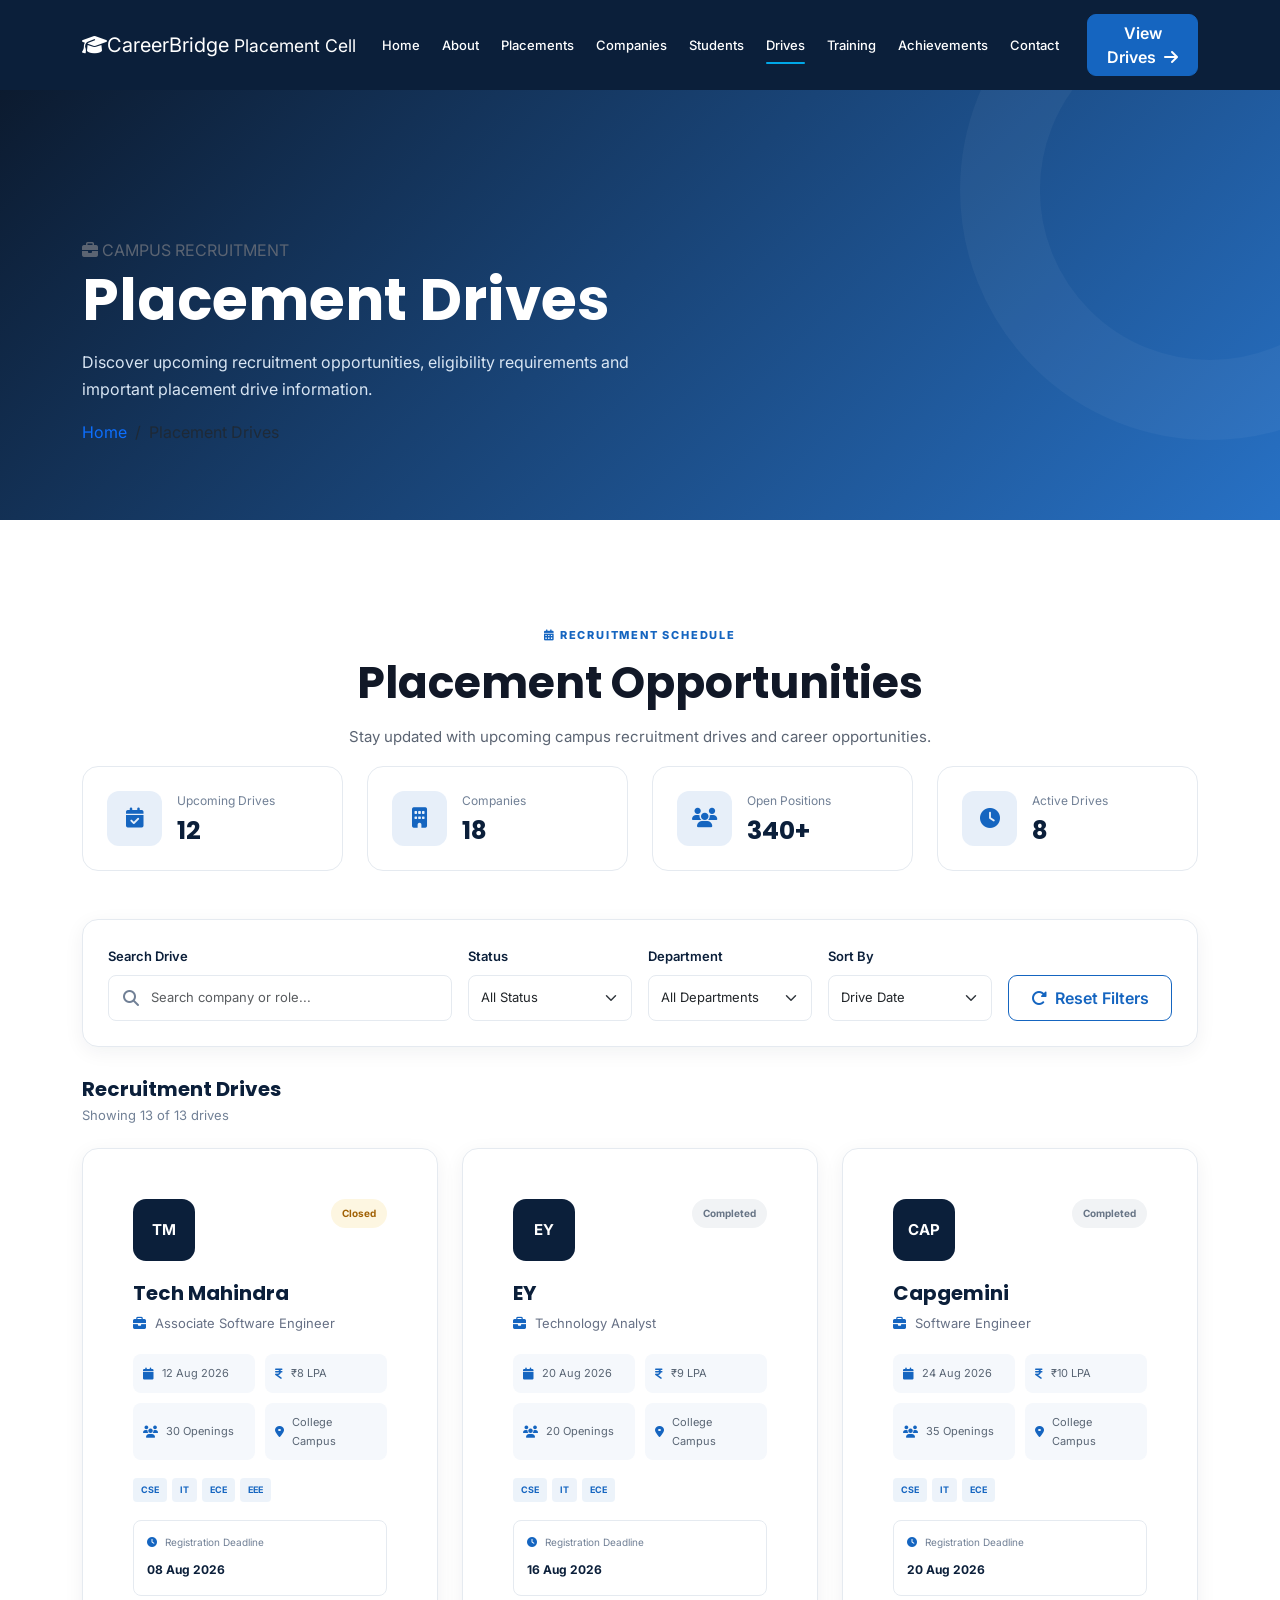
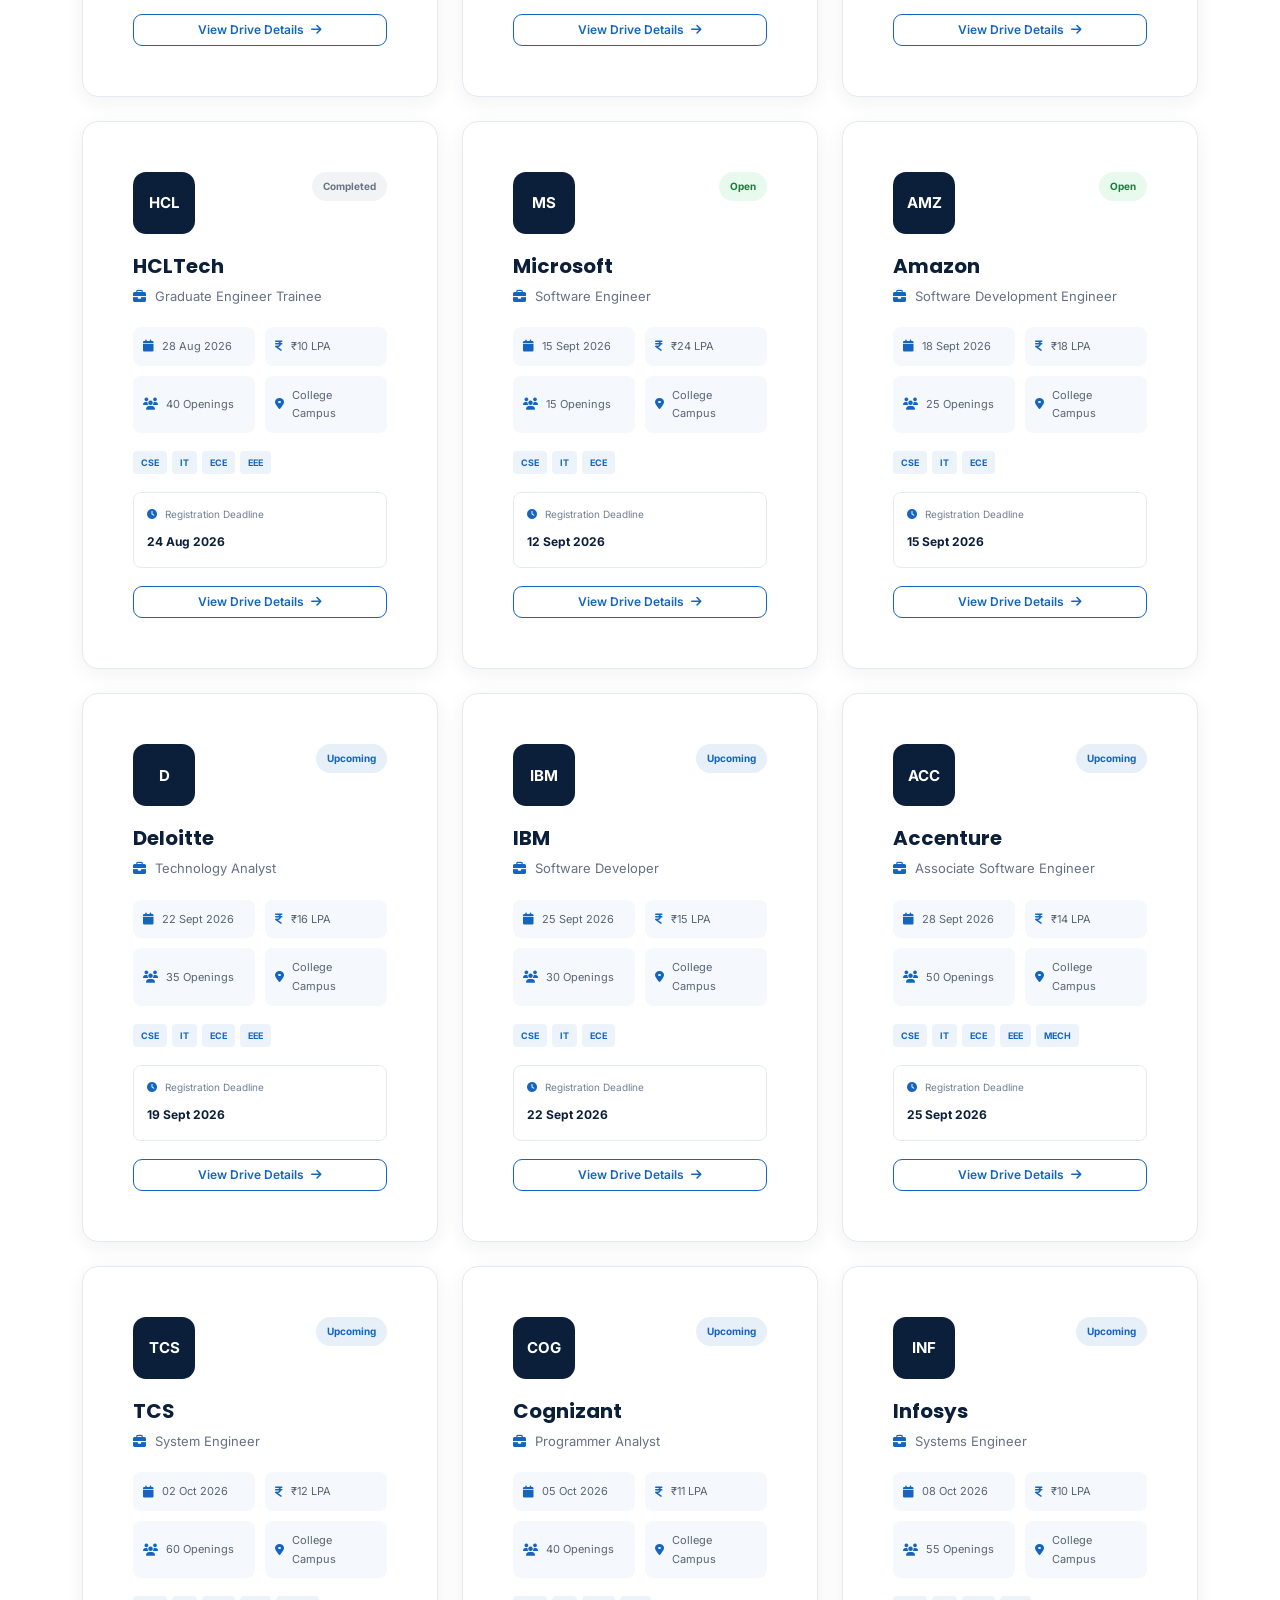
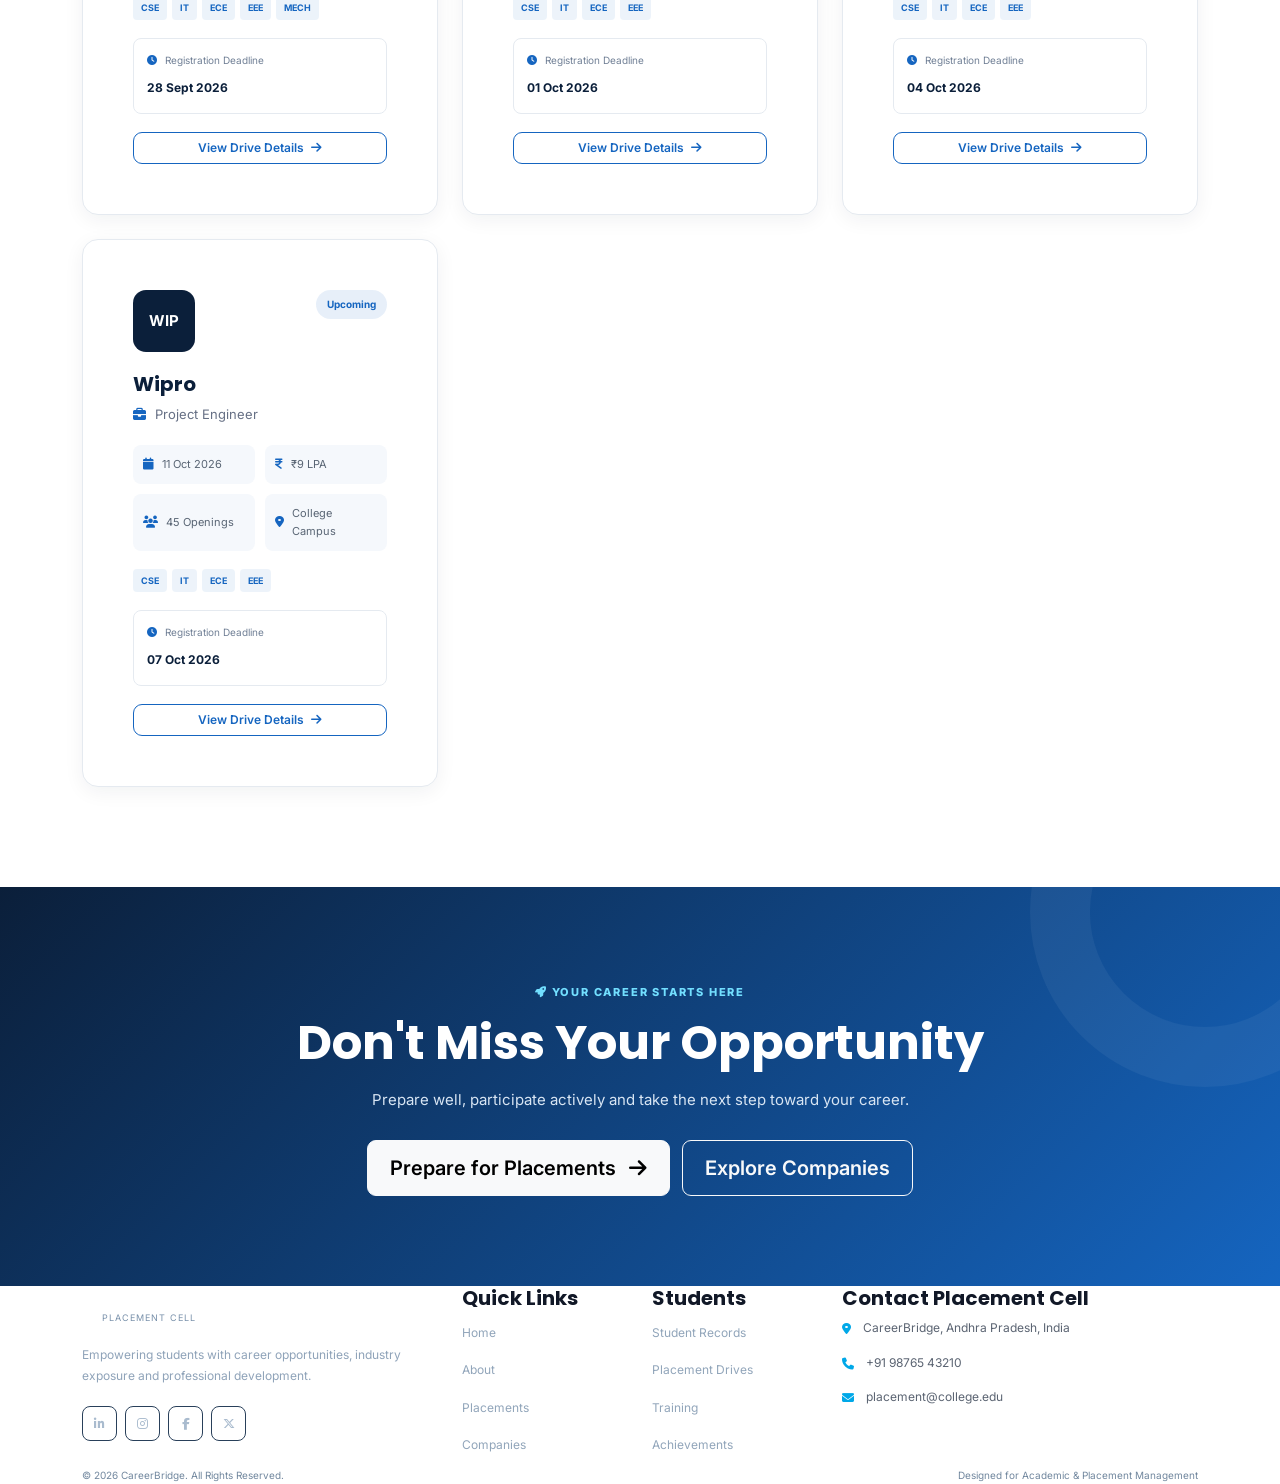
<file: drives.html>
<!DOCTYPE html>
<html lang="en">
<head>

    <meta charset="UTF-8">

    <meta name="viewport" content="width=device-width, initial-scale=1.0">

    <meta name="description"
          content="View upcoming and completed campus placement drives at CareerBridge.">

    <meta name="keywords"
          content="placement drives, campus recruitment, college placement, job drives">

    <title>Placement Drives | CareerBridge</title>

    <!-- Google Fonts -->
    <link rel="preconnect" href="https://fonts.googleapis.com">
    <link rel="preconnect" href="https://fonts.gstatic.com" crossorigin>

    <link
        href="https://fonts.googleapis.com/css2?family=Inter:wght@400;500;600;700&family=Poppins:wght@500;600;700&display=swap"
        rel="stylesheet">

    <!-- Bootstrap -->
    <link
        href="https://cdn.jsdelivr.net/npm/bootstrap@5.3.3/dist/css/bootstrap.min.css"
        rel="stylesheet">

    <!-- Font Awesome -->
    <link
        rel="stylesheet"
        href="https://cdnjs.cloudflare.com/ajax/libs/font-awesome/6.5.2/css/all.min.css">

    <!-- Main CSS -->
    <link rel="stylesheet" href="css/style.css">

</head>

<body>


<!-- =========================================================
     NAVBAR
========================================================= -->

<nav class="navbar navbar-expand-lg navbar-dark sticky-top placement-navbar">

    <div class="container">

        <a class="navbar-brand d-flex align-items-center"
           href="index.html">

            <div class="brand-icon">
                <i class="fa-solid fa-graduation-cap"></i>
            </div>

            <div>

                <span class="brand-title">
                    CareerBridge
                </span>

                <small>
                    Placement Cell
                </small>

            </div>

        </a>


        <button
            class="navbar-toggler"
            type="button"
            data-bs-toggle="collapse"
            data-bs-target="#mainNavbar"
            aria-controls="mainNavbar"
            aria-expanded="false"
            aria-label="Toggle navigation">

            <span class="navbar-toggler-icon"></span>

        </button>


        <div
            class="collapse navbar-collapse"
            id="mainNavbar">

            <ul class="navbar-nav ms-auto align-items-lg-center">

                <li class="nav-item">
                    <a class="nav-link"
                       href="index.html">
                        Home
                    </a>
                </li>

                <li class="nav-item">
                    <a class="nav-link"
                       href="about.html">
                        About
                    </a>
                </li>

                <li class="nav-item">
                    <a class="nav-link"
                       href="placements.html">
                        Placements
                    </a>
                </li>

                <li class="nav-item">
                    <a class="nav-link"
                       href="companies.html">
                        Companies
                    </a>
                </li>

                <li class="nav-item">
                    <a class="nav-link"
                       href="students.html">
                        Students
                    </a>
                </li>

                <li class="nav-item">
                    <a class="nav-link active"
                       href="drives.html">
                        Drives
                    </a>
                </li>

                <li class="nav-item">
                    <a class="nav-link"
                       href="training.html">
                        Training
                    </a>
                </li>

                <li class="nav-item">
                    <a class="nav-link"
                       href="achievements.html">
                        Achievements
                    </a>
                </li>

                <li class="nav-item">
                    <a class="nav-link"
                       href="contact.html">
                        Contact
                    </a>
                </li>

                <li class="nav-item ms-lg-3 mt-2 mt-lg-0">

                    <a href="drives.html"
                       class="btn btn-primary">

                        View Drives

                        <i class="fa-solid fa-arrow-right ms-1"></i>

                    </a>

                </li>

            </ul>

        </div>

    </div>

</nav>


<!-- =========================================================
     PAGE BANNER
========================================================= -->

<section class="inner-page-banner">

    <div class="container">

        <div class="inner-banner-content">

            <span class="banner-badge">

                <i class="fa-solid fa-briefcase"></i>

                CAMPUS RECRUITMENT

            </span>


            <h1>
                Placement Drives
            </h1>


            <p>
                Discover upcoming recruitment opportunities,
                eligibility requirements and important placement
                drive information.
            </p>


            <nav aria-label="breadcrumb">

                <ol class="breadcrumb">

                    <li class="breadcrumb-item">
                        <a href="index.html">
                            Home
                        </a>
                    </li>

                    <li class="breadcrumb-item active">
                        Placement Drives
                    </li>

                </ol>

            </nav>

        </div>

    </div>

</section>


<!-- =========================================================
     DRIVE STATISTICS
========================================================= -->

<section class="section-padding">

    <div class="container">

        <div class="section-heading text-center">

            <span class="section-label">

                <i class="fa-solid fa-calendar-days"></i>

                RECRUITMENT SCHEDULE

            </span>

            <h2>
                Placement Opportunities
            </h2>

            <p>
                Stay updated with upcoming campus recruitment
                drives and career opportunities.
            </p>

        </div>


        <div class="row g-4 mb-5">


            <div class="col-lg-3 col-md-6">

                <div class="drive-stat-card">

                    <div class="drive-stat-icon">
                        <i class="fa-solid fa-calendar-check"></i>
                    </div>

                    <div>

                        <span>
                            Upcoming Drives
                        </span>

                        <h3>
                            12
                        </h3>

                    </div>

                </div>

            </div>


            <div class="col-lg-3 col-md-6">

                <div class="drive-stat-card">

                    <div class="drive-stat-icon">
                        <i class="fa-solid fa-building"></i>
                    </div>

                    <div>

                        <span>
                            Companies
                        </span>

                        <h3>
                            18
                        </h3>

                    </div>

                </div>

            </div>


            <div class="col-lg-3 col-md-6">

                <div class="drive-stat-card">

                    <div class="drive-stat-icon">
                        <i class="fa-solid fa-users"></i>
                    </div>

                    <div>

                        <span>
                            Open Positions
                        </span>

                        <h3>
                            340+
                        </h3>

                    </div>

                </div>

            </div>


            <div class="col-lg-3 col-md-6">

                <div class="drive-stat-card">

                    <div class="drive-stat-icon">
                        <i class="fa-solid fa-clock"></i>
                    </div>

                    <div>

                        <span>
                            Active Drives
                        </span>

                        <h3>
                            8
                        </h3>

                    </div>

                </div>

            </div>

        </div>


        <!-- =================================================
             FILTER PANEL
        ================================================= -->

        <div class="drive-filter-panel">

            <div class="row g-3 align-items-end">


                <!-- Search -->

                <div class="col-lg-4">

                    <label for="driveSearch">
                        Search Drive
                    </label>

                    <div class="drive-search-wrapper">

                        <i class="fa-solid fa-magnifying-glass"></i>

                        <input
                            type="text"
                            id="driveSearch"
                            class="form-control"
                            placeholder="Search company or role...">

                    </div>

                </div>


                <!-- Status -->

                <div class="col-lg-2">

                    <label for="driveStatus">
                        Status
                    </label>

                    <select
                        id="driveStatus"
                        class="form-select">

                        <option value="all">
                            All Status
                        </option>

                        <option value="open">
                            Open
                        </option>

                        <option value="upcoming">
                            Upcoming
                        </option>

                        <option value="closed">
                            Closed
                        </option>

                        <option value="completed">
                            Completed
                        </option>

                    </select>

                </div>


                <!-- Department -->

                <div class="col-lg-2">

                    <label for="driveDepartment">
                        Department
                    </label>

                    <select
                        id="driveDepartment"
                        class="form-select">

                        <option value="all">
                            All Departments
                        </option>

                        <option value="CSE">
                            CSE
                        </option>

                        <option value="IT">
                            IT
                        </option>

                        <option value="ECE">
                            ECE
                        </option>

                        <option value="EEE">
                            EEE
                        </option>

                        <option value="MECH">
                            MECH
                        </option>

                        <option value="CIVIL">
                            CIVIL
                        </option>

                    </select>

                </div>


                <!-- Sort -->

                <div class="col-lg-2">

                    <label for="driveSort">
                        Sort By
                    </label>

                    <select
                        id="driveSort"
                        class="form-select">

                        <option value="date">
                            Drive Date
                        </option>

                        <option value="package">
                            Package
                        </option>

                        <option value="openings">
                            Openings
                        </option>

                        <option value="company">
                            Company
                        </option>

                    </select>

                </div>


                <!-- Reset -->

                <div class="col-lg-2">

                    <button
                        type="button"
                        id="resetDriveFilters"
                        class="btn btn-outline-primary drive-reset-btn">

                        <i class="fa-solid fa-rotate-right me-1"></i>

                        Reset Filters

                    </button>

                </div>

            </div>

        </div>


        <!-- Results -->

        <div class="drive-results-header">

            <div>

                <h5>
                    Recruitment Drives
                </h5>

                <p id="driveResultCount">
                    Showing all drives
                </p>

            </div>

        </div>


        <!-- =================================================
             DRIVE CARDS
        ================================================= -->

        <div
            class="row g-4"
            id="drivesContainer">

            <!-- Generated using JavaScript -->

        </div>


        <!-- No Results -->

        <div
            id="noDrives"
            class="no-drive-results d-none">

            <div class="no-drive-icon">

                <i class="fa-solid fa-calendar-xmark"></i>

            </div>

            <h4>
                No Placement Drives Found
            </h4>

            <p>
                Try changing your search or filter options.
            </p>

            <button
                id="resetDriveFiltersEmpty"
                class="btn btn-primary">

                Reset Filters

            </button>

        </div>

    </div>

</section>


<!-- =========================================================
     DRIVE DETAILS MODAL
========================================================= -->

<div
    class="modal fade"
    id="driveDetailsModal"
    tabindex="-1"
    aria-labelledby="driveDetailsModalLabel"
    aria-hidden="true">

    <div class="modal-dialog modal-lg modal-dialog-centered">

        <div class="modal-content drive-modal">


            <div class="modal-header">

                <div class="drive-modal-company">

                    <div
                        class="drive-modal-logo"
                        id="modalDriveLogo">

                        TCS

                    </div>

                    <div>

                        <h5
                            class="modal-title"
                            id="driveDetailsModalLabel">

                            Company Name

                        </h5>

                        <span id="modalDriveRole">
                            Software Engineer
                        </span>

                    </div>

                </div>


                <button
                    type="button"
                    class="btn-close"
                    data-bs-dismiss="modal"
                    aria-label="Close">
                </button>

            </div>


            <div class="modal-body">


                <div class="row g-3">


                    <div class="col-md-6">

                        <div class="drive-detail-box">

                            <span>
                                <i class="fa-solid fa-calendar"></i>
                                Drive Date
                            </span>

                            <strong id="modalDriveDate">
                                15 September 2026
                            </strong>

                        </div>

                    </div>


                    <div class="col-md-6">

                        <div class="drive-detail-box">

                            <span>
                                <i class="fa-solid fa-clock"></i>
                                Registration Deadline
                            </span>

                            <strong id="modalDriveDeadline">
                                12 September 2026
                            </strong>

                        </div>

                    </div>


                    <div class="col-md-6">

                        <div class="drive-detail-box">

                            <span>
                                <i class="fa-solid fa-indian-rupee-sign"></i>
                                Package
                            </span>

                            <strong id="modalDrivePackage">
                                ₹12 LPA
                            </strong>

                        </div>

                    </div>


                    <div class="col-md-6">

                        <div class="drive-detail-box">

                            <span>
                                <i class="fa-solid fa-users"></i>
                                Openings
                            </span>

                            <strong id="modalDriveOpenings">
                                50
                            </strong>

                        </div>

                    </div>


                    <div class="col-md-6">

                        <div class="drive-detail-box">

                            <span>
                                <i class="fa-solid fa-location-dot"></i>
                                Location
                            </span>

                            <strong id="modalDriveLocation">
                                College Campus
                            </strong>

                        </div>

                    </div>


                    <div class="col-md-6">

                        <div class="drive-detail-box">

                            <span>
                                <i class="fa-solid fa-circle-info"></i>
                                Drive Status
                            </span>

                            <strong id="modalDriveStatus">
                                Open
                            </strong>

                        </div>

                    </div>

                </div>


                <div class="drive-modal-section">

                    <h6>
                        <i class="fa-solid fa-graduation-cap"></i>
                        Eligible Departments
                    </h6>

                    <div
                        id="modalDriveDepartments"
                        class="drive-modal-tags">

                    </div>

                </div>


                <div class="drive-modal-section">

                    <h6>
                        <i class="fa-solid fa-list-check"></i>
                        Eligibility Criteria
                    </h6>

                    <p id="modalDriveEligibility">
                        Minimum 60% throughout academics.
                    </p>

                </div>


                <div class="drive-modal-section">

                    <h6>
                        <i class="fa-solid fa-file-lines"></i>
                        Selection Process
                    </h6>

                    <div
                        id="modalDriveProcess"
                        class="drive-process-tags">

                    </div>

                </div>

            </div>


            <div class="modal-footer">

                <button
                    type="button"
                    class="btn btn-secondary"
                    data-bs-dismiss="modal">

                    Close

                </button>

                <button
                    type="button"
                    id="modalRegisterBtn"
                    class="btn btn-primary">

                    <i class="fa-solid fa-paper-plane me-1"></i>

                    Register Interest

                </button>

            </div>

        </div>

    </div>

</div>


<!-- =========================================================
     REGISTRATION SUCCESS MODAL
========================================================= -->

<div
    class="modal fade"
    id="registrationModal"
    tabindex="-1"
    aria-hidden="true">

    <div class="modal-dialog modal-dialog-centered">

        <div class="modal-content registration-modal">

            <div class="modal-body text-center">

                <div class="registration-success-icon">

                    <i class="fa-solid fa-check"></i>

                </div>

                <h4>
                    Interest Registered
                </h4>

                <p id="registrationMessage">
                    Your interest has been recorded for this
                    placement drive.
                </p>

                <button
                    type="button"
                    class="btn btn-primary"
                    data-bs-dismiss="modal">

                    Continue

                </button>

            </div>

        </div>

    </div>

</div>


<!-- =========================================================
     CTA
========================================================= -->

<section class="cta-section">

    <div class="container">

        <div class="cta-content text-center">

            <span class="section-label">

                <i class="fa-solid fa-rocket"></i>

                YOUR CAREER STARTS HERE

            </span>

            <h2>
                Don't Miss Your Opportunity
            </h2>

            <p>
                Prepare well, participate actively and take the
                next step toward your career.
            </p>

            <div class="cta-buttons">

                <a href="training.html"
                   class="btn btn-light btn-lg">

                    Prepare for Placements

                    <i class="fa-solid fa-arrow-right ms-2"></i>

                </a>

                <a href="companies.html"
                   class="btn btn-outline-light btn-lg">

                    Explore Companies

                </a>

            </div>

        </div>

    </div>

</section>


<!-- =========================================================
     FOOTER
========================================================= -->

<footer class="site-footer">

    <div class="container">

        <div class="row g-4">


            <div class="col-lg-4">

                <div class="footer-brand">

                    <div class="brand-icon">
                        <i class="fa-solid fa-graduation-cap"></i>
                    </div>

                    <div>

                        <strong>
                            CareerBridge
                        </strong>

                        <small>
                            Placement Cell
                        </small>

                    </div>

                </div>


                <p class="footer-description">

                    Empowering students with career opportunities,
                    industry exposure and professional development.

                </p>


                <div class="social-links">

                    <a href="#" aria-label="LinkedIn">
                        <i class="fa-brands fa-linkedin-in"></i>
                    </a>

                    <a href="#" aria-label="Instagram">
                        <i class="fa-brands fa-instagram"></i>
                    </a>

                    <a href="#" aria-label="Facebook">
                        <i class="fa-brands fa-facebook-f"></i>
                    </a>

                    <a href="#" aria-label="Twitter">
                        <i class="fa-brands fa-x-twitter"></i>
                    </a>

                </div>

            </div>


            <div class="col-lg-2 col-md-4">

                <h5>
                    Quick Links
                </h5>

                <ul class="footer-links">

                    <li>
                        <a href="index.html">
                            Home
                        </a>
                    </li>

                    <li>
                        <a href="about.html">
                            About
                        </a>
                    </li>

                    <li>
                        <a href="placements.html">
                            Placements
                        </a>
                    </li>

                    <li>
                        <a href="companies.html">
                            Companies
                        </a>
                    </li>

                </ul>

            </div>


            <div class="col-lg-2 col-md-4">

                <h5>
                    Students
                </h5>

                <ul class="footer-links">

                    <li>
                        <a href="students.html">
                            Student Records
                        </a>
                    </li>

                    <li>
                        <a href="drives.html">
                            Placement Drives
                        </a>
                    </li>

                    <li>
                        <a href="training.html">
                            Training
                        </a>
                    </li>

                    <li>
                        <a href="achievements.html">
                            Achievements
                        </a>
                    </li>

                </ul>

            </div>


            <div class="col-lg-4 col-md-4">

                <h5>
                    Contact Placement Cell
                </h5>

                <ul class="footer-contact">

                    <li>

                        <i class="fa-solid fa-location-dot"></i>

                        <span>
                            CareerBridge,
                            Andhra Pradesh, India
                        </span>

                    </li>

                    <li>

                        <i class="fa-solid fa-phone"></i>

                        <span>
                            +91 98765 43210
                        </span>

                    </li>

                    <li>

                        <i class="fa-solid fa-envelope"></i>

                        <span>
                            placement@college.edu
                        </span>

                    </li>

                </ul>

            </div>

        </div>


        <div class="footer-bottom">

            <p>

                © <span class="current-year"></span>
                CareerBridge.
                All Rights Reserved.

            </p>


            <p>
                Designed for Academic & Placement Management
            </p>

        </div>

    </div>

</footer>


<!-- Back To Top -->

<button
    id="backToTop"
    class="back-to-top"
    aria-label="Back to top">

    <i class="fa-solid fa-arrow-up"></i>

</button>


<!-- Bootstrap JS -->

<script
    src="https://cdn.jsdelivr.net/npm/bootstrap@5.3.3/dist/js/bootstrap.bundle.min.js">
</script>


<!-- Common JS -->

<script src="js/main.js"></script>


<!-- Drives JS -->

<script src="js/drives.js"></script>

</body>
</html>
</file>
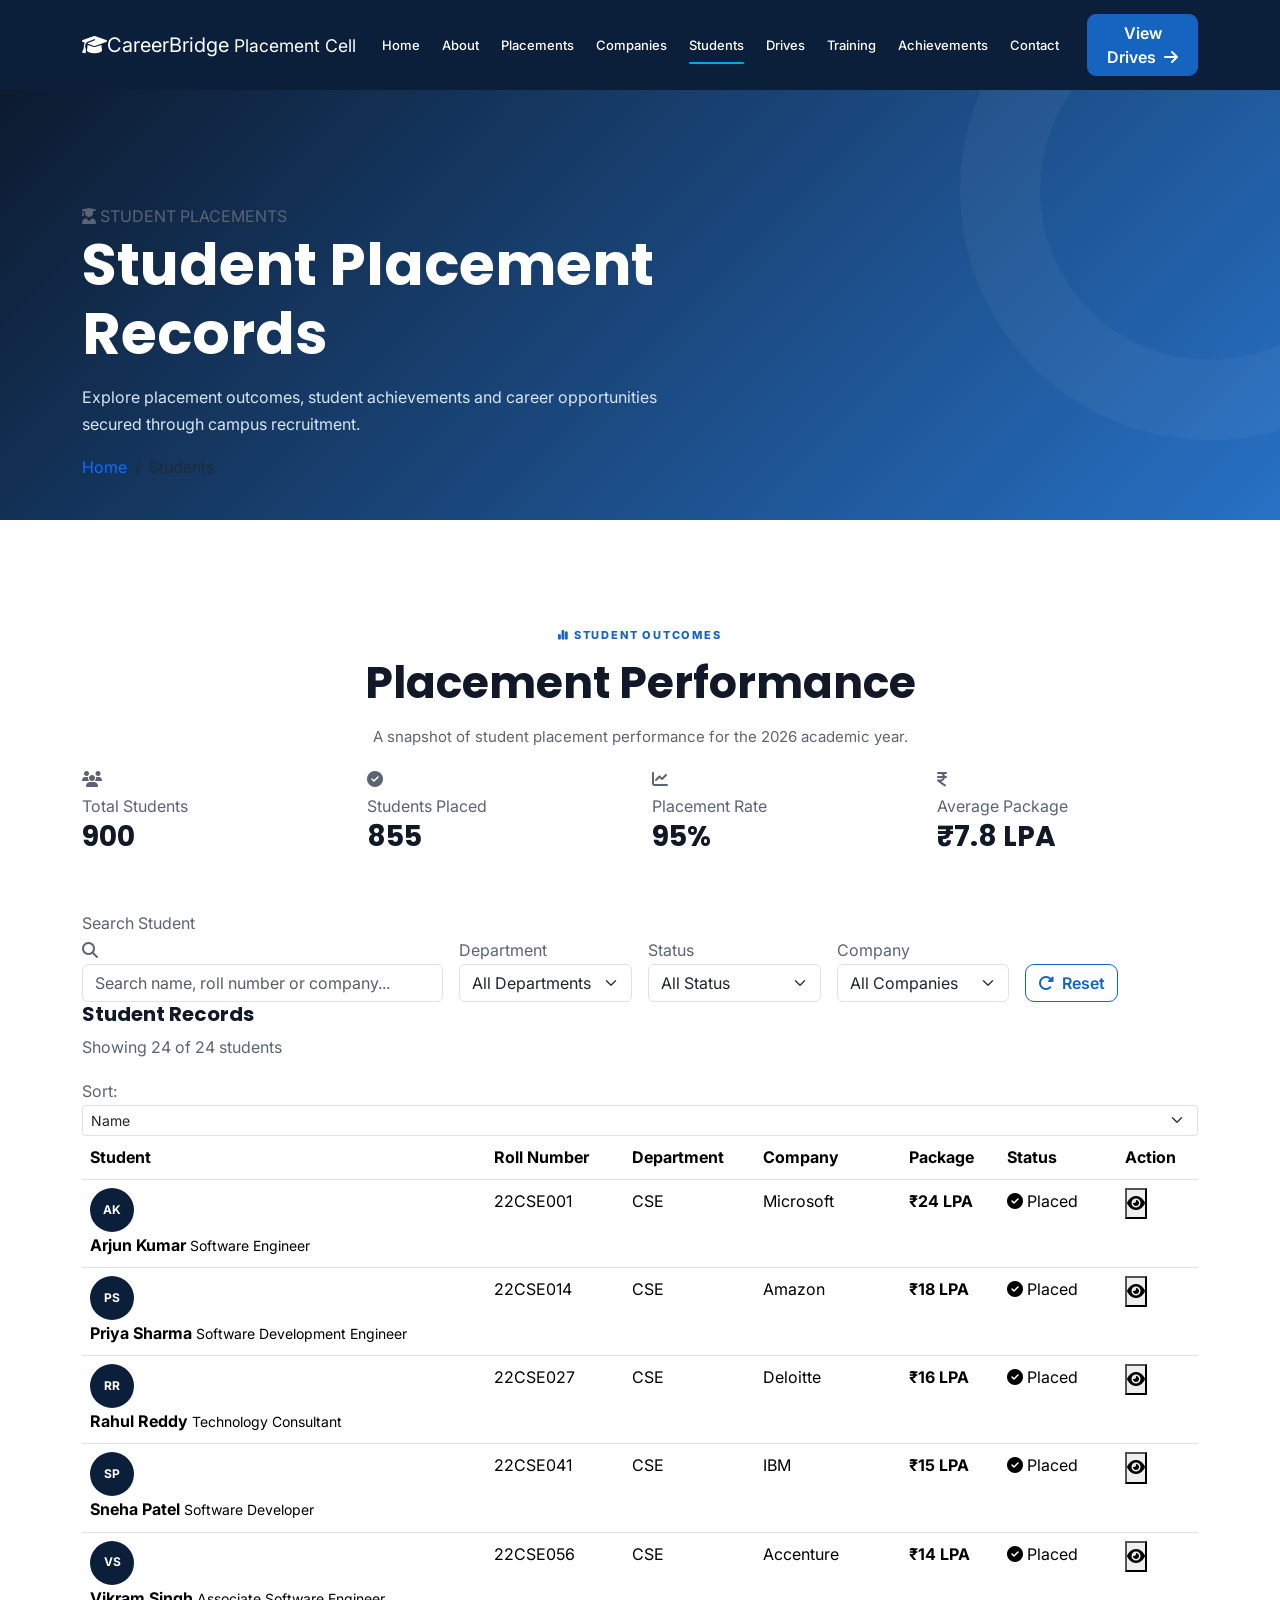
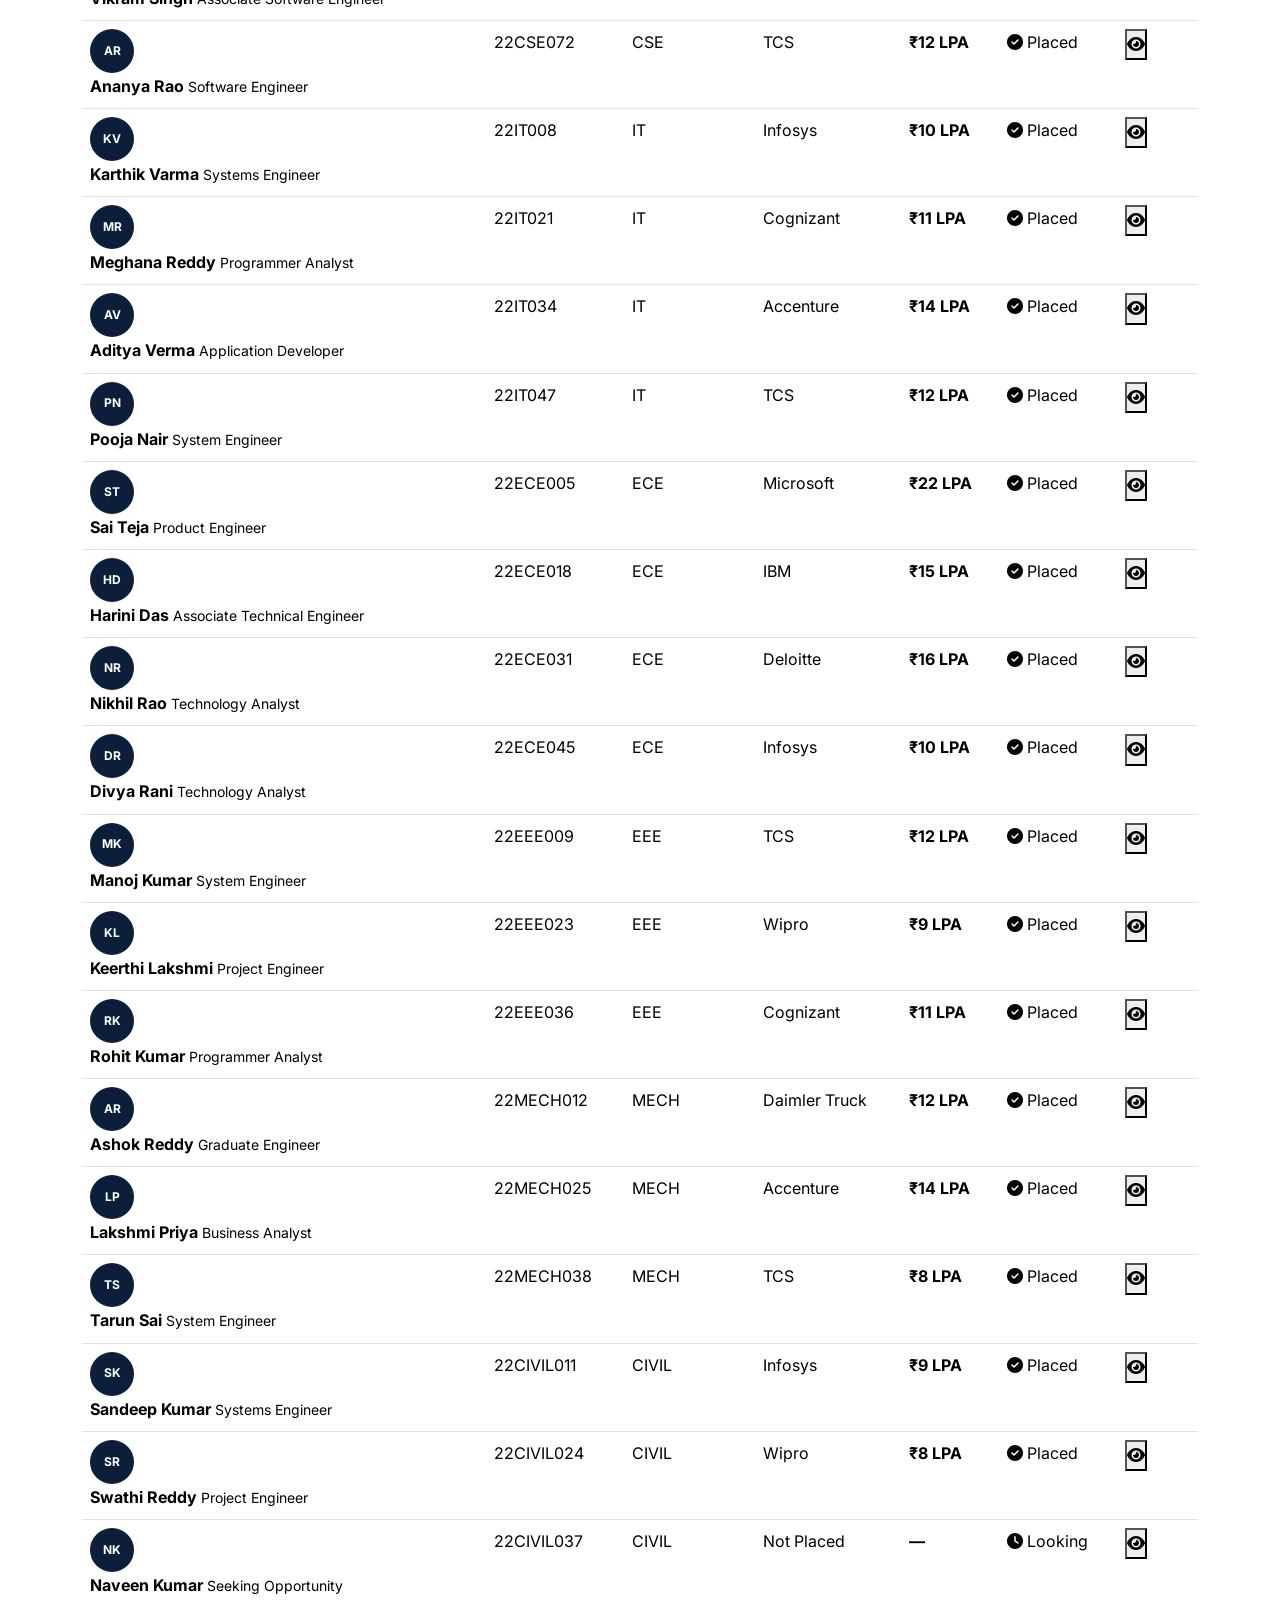
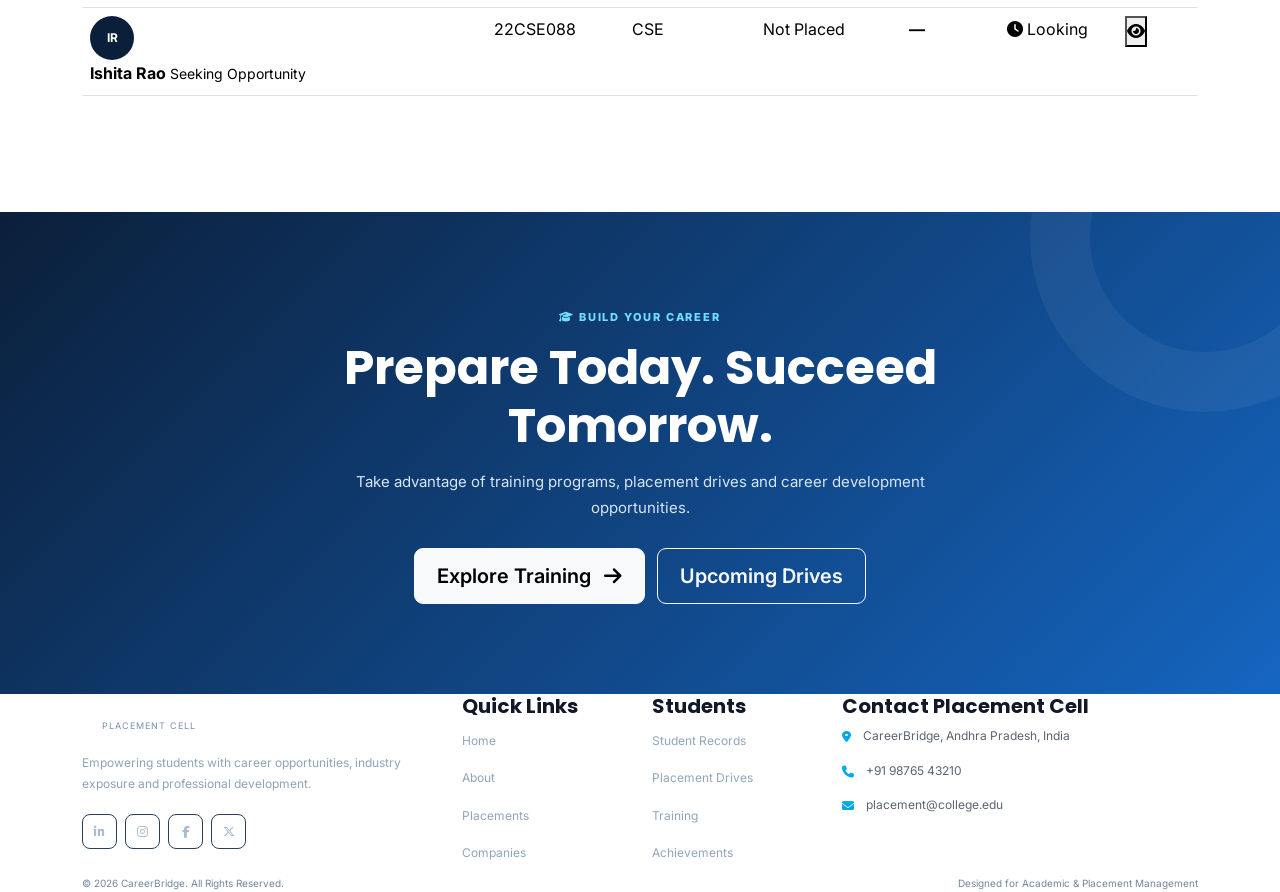
<file: students.html>
<!DOCTYPE html>
<html lang="en">
<head>

    <meta charset="UTF-8">

    <meta name="viewport" content="width=device-width, initial-scale=1.0">

    <meta name="description"
          content="Student placement information and placement records of CareerBridge.">

    <meta name="keywords"
          content="students, placements, student placement records, campus placement">

    <title>Students | CareerBridge</title>

    <!-- Google Fonts -->
    <link rel="preconnect" href="https://fonts.googleapis.com">
    <link rel="preconnect" href="https://fonts.gstatic.com" crossorigin>

    <link
        href="https://fonts.googleapis.com/css2?family=Inter:wght@400;500;600;700&family=Poppins:wght@500;600;700&display=swap"
        rel="stylesheet">

    <!-- Bootstrap -->
    <link
        href="https://cdn.jsdelivr.net/npm/bootstrap@5.3.3/dist/css/bootstrap.min.css"
        rel="stylesheet">

    <!-- Font Awesome -->
    <link
        rel="stylesheet"
        href="https://cdnjs.cloudflare.com/ajax/libs/font-awesome/6.5.2/css/all.min.css">

    <!-- Main CSS -->
    <link rel="stylesheet" href="css/style.css">

</head>

<body>


<!-- =========================================================
     NAVBAR
========================================================= -->

<nav class="navbar navbar-expand-lg navbar-dark sticky-top placement-navbar">

    <div class="container">

        <a class="navbar-brand d-flex align-items-center"
           href="index.html">

            <div class="brand-icon">
                <i class="fa-solid fa-graduation-cap"></i>
            </div>

            <div>
                <span class="brand-title">
                    CareerBridge
                </span>

                <small>
                    Placement Cell
                </small>
            </div>

        </a>


        <button
            class="navbar-toggler"
            type="button"
            data-bs-toggle="collapse"
            data-bs-target="#mainNavbar"
            aria-controls="mainNavbar"
            aria-expanded="false"
            aria-label="Toggle navigation">

            <span class="navbar-toggler-icon"></span>

        </button>


        <div
            class="collapse navbar-collapse"
            id="mainNavbar">

            <ul class="navbar-nav ms-auto align-items-lg-center">

                <li class="nav-item">
                    <a class="nav-link"
                       href="index.html">
                        Home
                    </a>
                </li>

                <li class="nav-item">
                    <a class="nav-link"
                       href="about.html">
                        About
                    </a>
                </li>

                <li class="nav-item">
                    <a class="nav-link"
                       href="placements.html">
                        Placements
                    </a>
                </li>

                <li class="nav-item">
                    <a class="nav-link"
                       href="companies.html">
                        Companies
                    </a>
                </li>

                <li class="nav-item">
                    <a class="nav-link active"
                       href="students.html">
                        Students
                    </a>
                </li>

                <li class="nav-item">
                    <a class="nav-link"
                       href="drives.html">
                        Drives
                    </a>
                </li>

                <li class="nav-item">
                    <a class="nav-link"
                       href="training.html">
                        Training
                    </a>
                </li>

                <li class="nav-item">
                    <a class="nav-link"
                       href="achievements.html">
                        Achievements
                    </a>
                </li>

                <li class="nav-item">
                    <a class="nav-link"
                       href="contact.html">
                        Contact
                    </a>
                </li>

                <li class="nav-item ms-lg-3 mt-2 mt-lg-0">

                    <a href="drives.html"
                       class="btn btn-primary">

                        View Drives

                        <i class="fa-solid fa-arrow-right ms-1"></i>

                    </a>

                </li>

            </ul>

        </div>

    </div>

</nav>


<!-- =========================================================
     PAGE BANNER
========================================================= -->

<section class="inner-page-banner">

    <div class="container">

        <div class="inner-banner-content">

            <span class="banner-badge">

                <i class="fa-solid fa-user-graduate"></i>

                STUDENT PLACEMENTS

            </span>


            <h1>
                Student Placement Records
            </h1>


            <p>
                Explore placement outcomes, student achievements
                and career opportunities secured through campus
                recruitment.
            </p>


            <nav aria-label="breadcrumb">

                <ol class="breadcrumb">

                    <li class="breadcrumb-item">
                        <a href="index.html">
                            Home
                        </a>
                    </li>

                    <li class="breadcrumb-item active">
                        Students
                    </li>

                </ol>

            </nav>

        </div>

    </div>

</section>


<!-- =========================================================
     STUDENT STATISTICS
========================================================= -->

<section class="section-padding">

    <div class="container">

        <div class="section-heading text-center">

            <span class="section-label">

                <i class="fa-solid fa-chart-simple"></i>

                STUDENT OUTCOMES

            </span>

            <h2>
                Placement Performance
            </h2>

            <p>
                A snapshot of student placement performance
                for the 2026 academic year.
            </p>

        </div>


        <div class="row g-4 mb-5">


            <!-- Total Students -->

            <div class="col-lg-3 col-md-6">

                <div class="student-stat-card">

                    <div class="student-stat-icon">

                        <i class="fa-solid fa-users"></i>

                    </div>

                    <div>

                        <span>
                            Total Students
                        </span>

                        <h3>
                            900
                        </h3>

                    </div>

                </div>

            </div>


            <!-- Placed -->

            <div class="col-lg-3 col-md-6">

                <div class="student-stat-card">

                    <div class="student-stat-icon">

                        <i class="fa-solid fa-circle-check"></i>

                    </div>

                    <div>

                        <span>
                            Students Placed
                        </span>

                        <h3>
                            855
                        </h3>

                    </div>

                </div>

            </div>


            <!-- Placement Rate -->

            <div class="col-lg-3 col-md-6">

                <div class="student-stat-card">

                    <div class="student-stat-icon">

                        <i class="fa-solid fa-chart-line"></i>

                    </div>

                    <div>

                        <span>
                            Placement Rate
                        </span>

                        <h3>
                            95%
                        </h3>

                    </div>

                </div>

            </div>


            <!-- Average Package -->

            <div class="col-lg-3 col-md-6">

                <div class="student-stat-card">

                    <div class="student-stat-icon">

                        <i class="fa-solid fa-indian-rupee-sign"></i>

                    </div>

                    <div>

                        <span>
                            Average Package
                        </span>

                        <h3>
                            ₹7.8 LPA
                        </h3>

                    </div>

                </div>

            </div>

        </div>


        <!-- =================================================
             FILTER PANEL
        ================================================= -->

        <div class="student-filter-panel">

            <div class="row g-3 align-items-end">


                <!-- Search -->

                <div class="col-lg-4">

                    <label for="studentSearch">
                        Search Student
                    </label>

                    <div class="student-search-wrapper">

                        <i class="fa-solid fa-magnifying-glass"></i>

                        <input
                            type="text"
                            id="studentSearch"
                            class="form-control"
                            placeholder="Search name, roll number or company...">

                    </div>

                </div>


                <!-- Department -->

                <div class="col-lg-2">

                    <label for="departmentFilter">
                        Department
                    </label>

                    <select
                        id="departmentFilter"
                        class="form-select">

                        <option value="all">
                            All Departments
                        </option>

                        <option value="CSE">
                            CSE
                        </option>

                        <option value="IT">
                            IT
                        </option>

                        <option value="ECE">
                            ECE
                        </option>

                        <option value="EEE">
                            EEE
                        </option>

                        <option value="MECH">
                            MECH
                        </option>

                        <option value="CIVIL">
                            CIVIL
                        </option>

                    </select>

                </div>


                <!-- Status -->

                <div class="col-lg-2">

                    <label for="statusFilter">
                        Status
                    </label>

                    <select
                        id="statusFilter"
                        class="form-select">

                        <option value="all">
                            All Status
                        </option>

                        <option value="placed">
                            Placed
                        </option>

                        <option value="unplaced">
                            Looking for Opportunity
                        </option>

                    </select>

                </div>


                <!-- Company -->

                <div class="col-lg-2">

                    <label for="companyFilter">
                        Company
                    </label>

                    <select
                        id="companyFilter"
                        class="form-select">

                        <option value="all">
                            All Companies
                        </option>

                        <option value="TCS">
                            TCS
                        </option>

                        <option value="Infosys">
                            Infosys
                        </option>

                        <option value="Accenture">
                            Accenture
                        </option>

                        <option value="Deloitte">
                            Deloitte
                        </option>

                        <option value="Microsoft">
                            Microsoft
                        </option>

                        <option value="Amazon">
                            Amazon
                        </option>

                        <option value="Cognizant">
                            Cognizant
                        </option>

                        <option value="IBM">
                            IBM
                        </option>

                    </select>

                </div>


                <!-- Reset -->

                <div class="col-lg-2">

                    <button
                        type="button"
                        id="resetStudentFilters"
                        class="btn btn-outline-primary student-reset-btn">

                        <i class="fa-solid fa-rotate-right me-1"></i>

                        Reset

                    </button>

                </div>

            </div>

        </div>


        <!-- =================================================
             RESULTS HEADER
        ================================================= -->

        <div class="student-results-header">

            <div>

                <h5>
                    Student Records
                </h5>

                <p id="studentResultCount">
                    Showing all students
                </p>

            </div>


            <div class="student-sort-wrapper">

                <label for="studentSort">
                    Sort:
                </label>

                <select
                    id="studentSort"
                    class="form-select form-select-sm">

                    <option value="name">
                        Name
                    </option>

                    <option value="package">
                        Package
                    </option>

                    <option value="department">
                        Department
                    </option>

                </select>

            </div>

        </div>


        <!-- =================================================
             STUDENT TABLE
        ================================================= -->

        <div class="student-table-wrapper">

            <div class="table-responsive">

                <table class="table student-table">

                    <thead>

                        <tr>

                            <th>
                                Student
                            </th>

                            <th>
                                Roll Number
                            </th>

                            <th>
                                Department
                            </th>

                            <th>
                                Company
                            </th>

                            <th>
                                Package
                            </th>

                            <th>
                                Status
                            </th>

                            <th>
                                Action
                            </th>

                        </tr>

                    </thead>


                    <tbody id="studentsTableBody">

                        <!-- Generated by JavaScript -->

                    </tbody>

                </table>

            </div>

        </div>


        <!-- No Results -->

        <div
            id="noStudents"
            class="no-student-results d-none">

            <div class="no-student-icon">

                <i class="fa-solid fa-user-slash"></i>

            </div>

            <h4>
                No Students Found
            </h4>

            <p>
                No student records match your selected filters.
            </p>

            <button
                id="resetStudentFiltersEmpty"
                class="btn btn-primary">

                Reset Filters

            </button>

        </div>

    </div>

</section>


<!-- =========================================================
     STUDENT DETAILS MODAL
========================================================= -->

<div
    class="modal fade"
    id="studentDetailsModal"
    tabindex="-1"
    aria-labelledby="studentDetailsModalLabel"
    aria-hidden="true">

    <div class="modal-dialog modal-lg modal-dialog-centered">

        <div class="modal-content student-modal">


            <div class="modal-header">

                <div class="student-modal-profile">

                    <div
                        class="student-modal-avatar"
                        id="modalStudentAvatar">

                        AK

                    </div>


                    <div>

                        <h5
                            class="modal-title"
                            id="studentDetailsModalLabel">

                            Student Name

                        </h5>

                        <span id="modalStudentRoll">
                            Roll Number
                        </span>

                    </div>

                </div>


                <button
                    type="button"
                    class="btn-close"
                    data-bs-dismiss="modal"
                    aria-label="Close">
                </button>

            </div>


            <div class="modal-body">


                <div class="row g-4">


                    <div class="col-md-6">

                        <div class="student-detail-box">

                            <span>
                                <i class="fa-solid fa-building-columns"></i>
                                Department
                            </span>

                            <strong id="modalStudentDepartment">
                                CSE
                            </strong>

                        </div>

                    </div>


                    <div class="col-md-6">

                        <div class="student-detail-box">

                            <span>
                                <i class="fa-solid fa-building"></i>
                                Company
                            </span>

                            <strong id="modalStudentCompany">
                                TCS
                            </strong>

                        </div>

                    </div>


                    <div class="col-md-6">

                        <div class="student-detail-box">

                            <span>
                                <i class="fa-solid fa-indian-rupee-sign"></i>
                                Package
                            </span>

                            <strong id="modalStudentPackage">
                                ₹12 LPA
                            </strong>

                        </div>

                    </div>


                    <div class="col-md-6">

                        <div class="student-detail-box">

                            <span>
                                <i class="fa-solid fa-circle-check"></i>
                                Placement Status
                            </span>

                            <strong id="modalStudentStatus">
                                Placed
                            </strong>

                        </div>

                    </div>

                </div>


                <hr>


                <div class="student-modal-section">

                    <h6>
                        <i class="fa-solid fa-briefcase"></i>
                        Selected Role
                    </h6>

                    <p id="modalStudentRole">
                        Software Engineer
                    </p>

                </div>


                <div class="student-modal-section">

                    <h6>
                        <i class="fa-solid fa-calendar"></i>
                        Placement Year
                    </h6>

                    <p id="modalStudentYear">
                        2026
                    </p>

                </div>

            </div>


            <div class="modal-footer">

                <button
                    type="button"
                    class="btn btn-secondary"
                    data-bs-dismiss="modal">

                    Close

                </button>

                <a
                    href="companies.html"
                    class="btn btn-primary">

                    View Recruiters

                    <i class="fa-solid fa-arrow-right ms-1"></i>

                </a>

            </div>

        </div>

    </div>

</div>


<!-- =========================================================
     CTA
========================================================= -->

<section class="cta-section">

    <div class="container">

        <div class="cta-content text-center">

            <span class="section-label">

                <i class="fa-solid fa-graduation-cap"></i>

                BUILD YOUR CAREER

            </span>

            <h2>
                Prepare Today. Succeed Tomorrow.
            </h2>

            <p>
                Take advantage of training programs, placement drives
                and career development opportunities.
            </p>

            <div class="cta-buttons">

                <a href="training.html"
                   class="btn btn-light btn-lg">

                    Explore Training

                    <i class="fa-solid fa-arrow-right ms-2"></i>

                </a>

                <a href="drives.html"
                   class="btn btn-outline-light btn-lg">

                    Upcoming Drives

                </a>

            </div>

        </div>

    </div>

</section>


<!-- =========================================================
     FOOTER
========================================================= -->

<footer class="site-footer">

    <div class="container">

        <div class="row g-4">


            <div class="col-lg-4">

                <div class="footer-brand">

                    <div class="brand-icon">
                        <i class="fa-solid fa-graduation-cap"></i>
                    </div>

                    <div>

                        <strong>
                            CareerBridge
                        </strong>

                        <small>
                            Placement Cell
                        </small>

                    </div>

                </div>


                <p class="footer-description">

                    Empowering students with career opportunities,
                    industry exposure and professional development.

                </p>


                <div class="social-links">

                    <a href="#" aria-label="LinkedIn">
                        <i class="fa-brands fa-linkedin-in"></i>
                    </a>

                    <a href="#" aria-label="Instagram">
                        <i class="fa-brands fa-instagram"></i>
                    </a>

                    <a href="#" aria-label="Facebook">
                        <i class="fa-brands fa-facebook-f"></i>
                    </a>

                    <a href="#" aria-label="Twitter">
                        <i class="fa-brands fa-x-twitter"></i>
                    </a>

                </div>

            </div>


            <div class="col-lg-2 col-md-4">

                <h5>
                    Quick Links
                </h5>

                <ul class="footer-links">

                    <li>
                        <a href="index.html">
                            Home
                        </a>
                    </li>

                    <li>
                        <a href="about.html">
                            About
                        </a>
                    </li>

                    <li>
                        <a href="placements.html">
                            Placements
                        </a>
                    </li>

                    <li>
                        <a href="companies.html">
                            Companies
                        </a>
                    </li>

                </ul>

            </div>


            <div class="col-lg-2 col-md-4">

                <h5>
                    Students
                </h5>

                <ul class="footer-links">

                    <li>
                        <a href="students.html">
                            Student Records
                        </a>
                    </li>

                    <li>
                        <a href="drives.html">
                            Placement Drives
                        </a>
                    </li>

                    <li>
                        <a href="training.html">
                            Training
                        </a>
                    </li>

                    <li>
                        <a href="achievements.html">
                            Achievements
                        </a>
                    </li>

                </ul>

            </div>


            <div class="col-lg-4 col-md-4">

                <h5>
                    Contact Placement Cell
                </h5>

                <ul class="footer-contact">

                    <li>

                        <i class="fa-solid fa-location-dot"></i>

                        <span>
                            CareerBridge,
                            Andhra Pradesh, India
                        </span>

                    </li>

                    <li>

                        <i class="fa-solid fa-phone"></i>

                        <span>
                            +91 98765 43210
                        </span>

                    </li>

                    <li>

                        <i class="fa-solid fa-envelope"></i>

                        <span>
                            placement@college.edu
                        </span>

                    </li>

                </ul>

            </div>

        </div>


        <div class="footer-bottom">

            <p>

                © <span class="current-year"></span>
                CareerBridge.
                All Rights Reserved.

            </p>


            <p>
                Designed for Academic & Placement Management
            </p>

        </div>

    </div>

</footer>


<!-- Back To Top -->

<button
    id="backToTop"
    class="back-to-top"
    aria-label="Back to top">

    <i class="fa-solid fa-arrow-up"></i>

</button>


<!-- Bootstrap JS -->

<script
    src="https://cdn.jsdelivr.net/npm/bootstrap@5.3.3/dist/js/bootstrap.bundle.min.js">
</script>


<!-- Common JS -->

<script src="js/main.js"></script>


<!-- Students JS -->

<script src="js/students.js"></script>

</body>
</html>
</file>
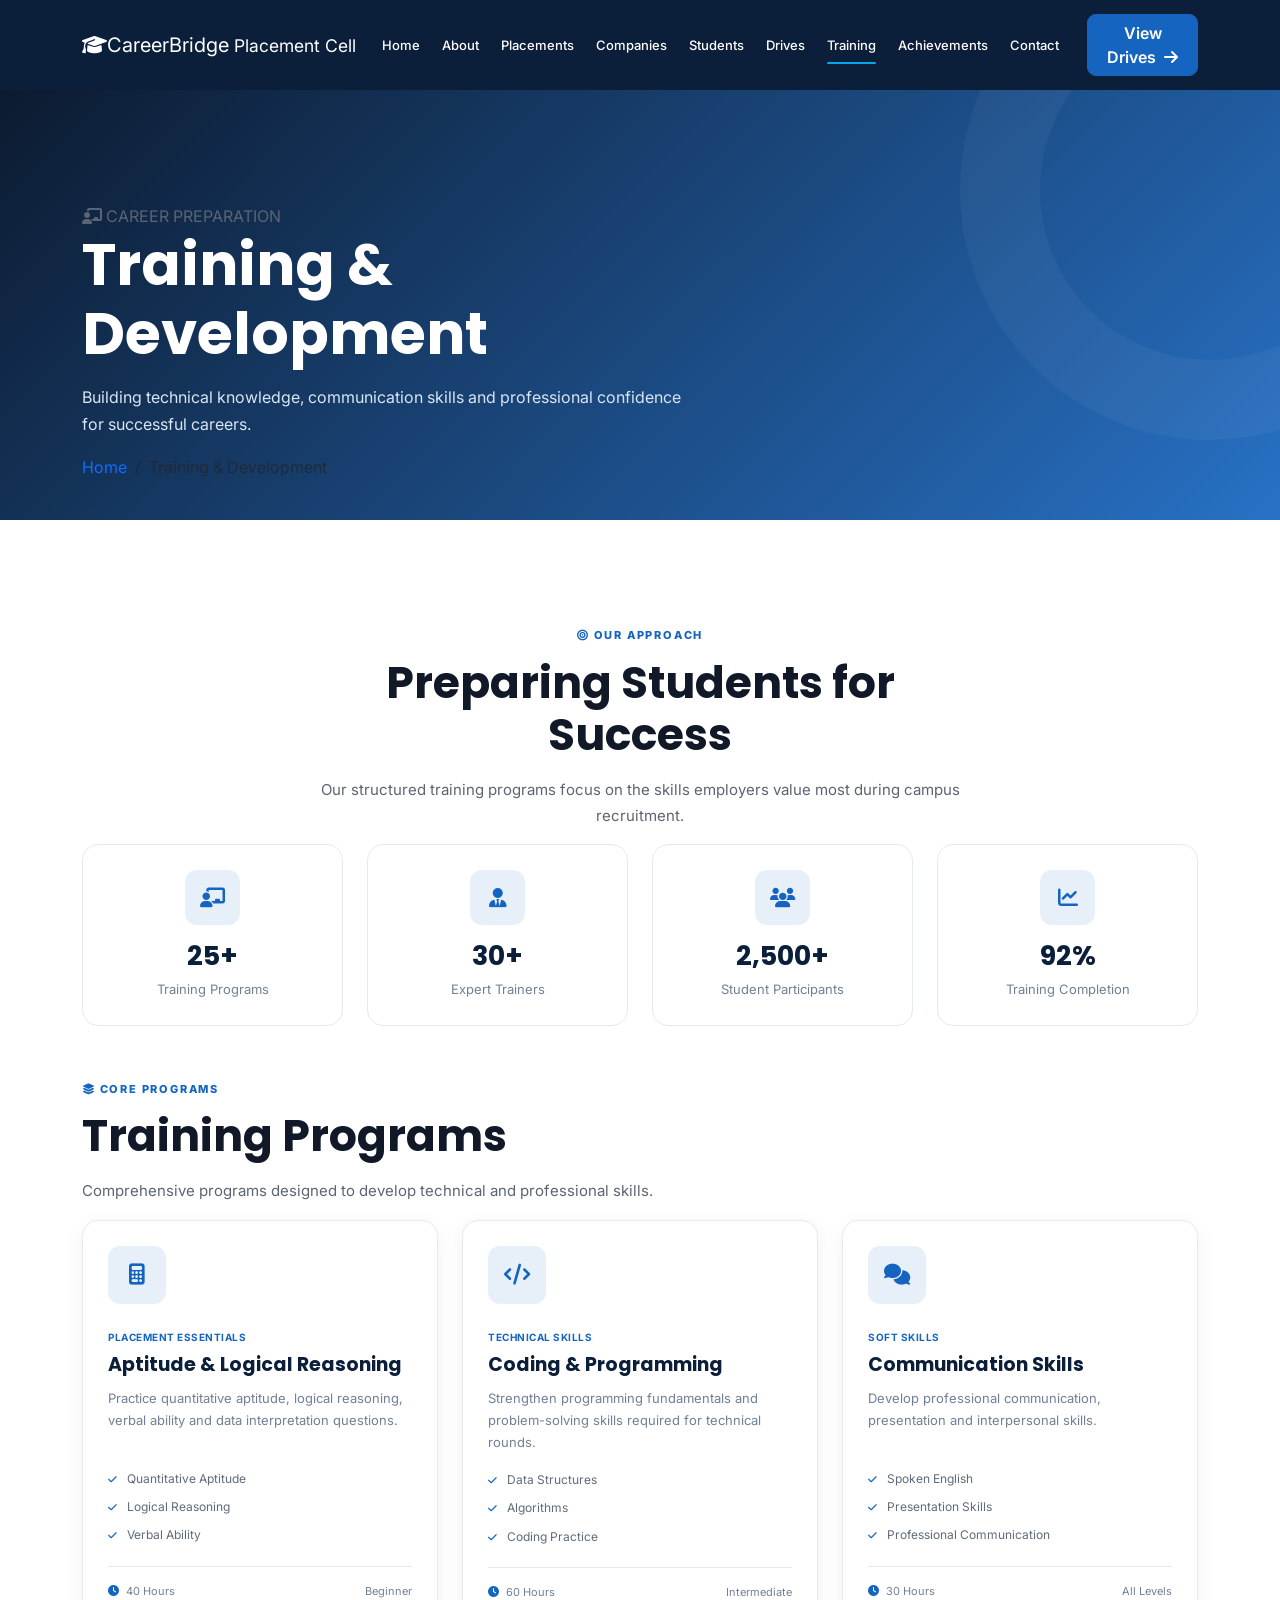
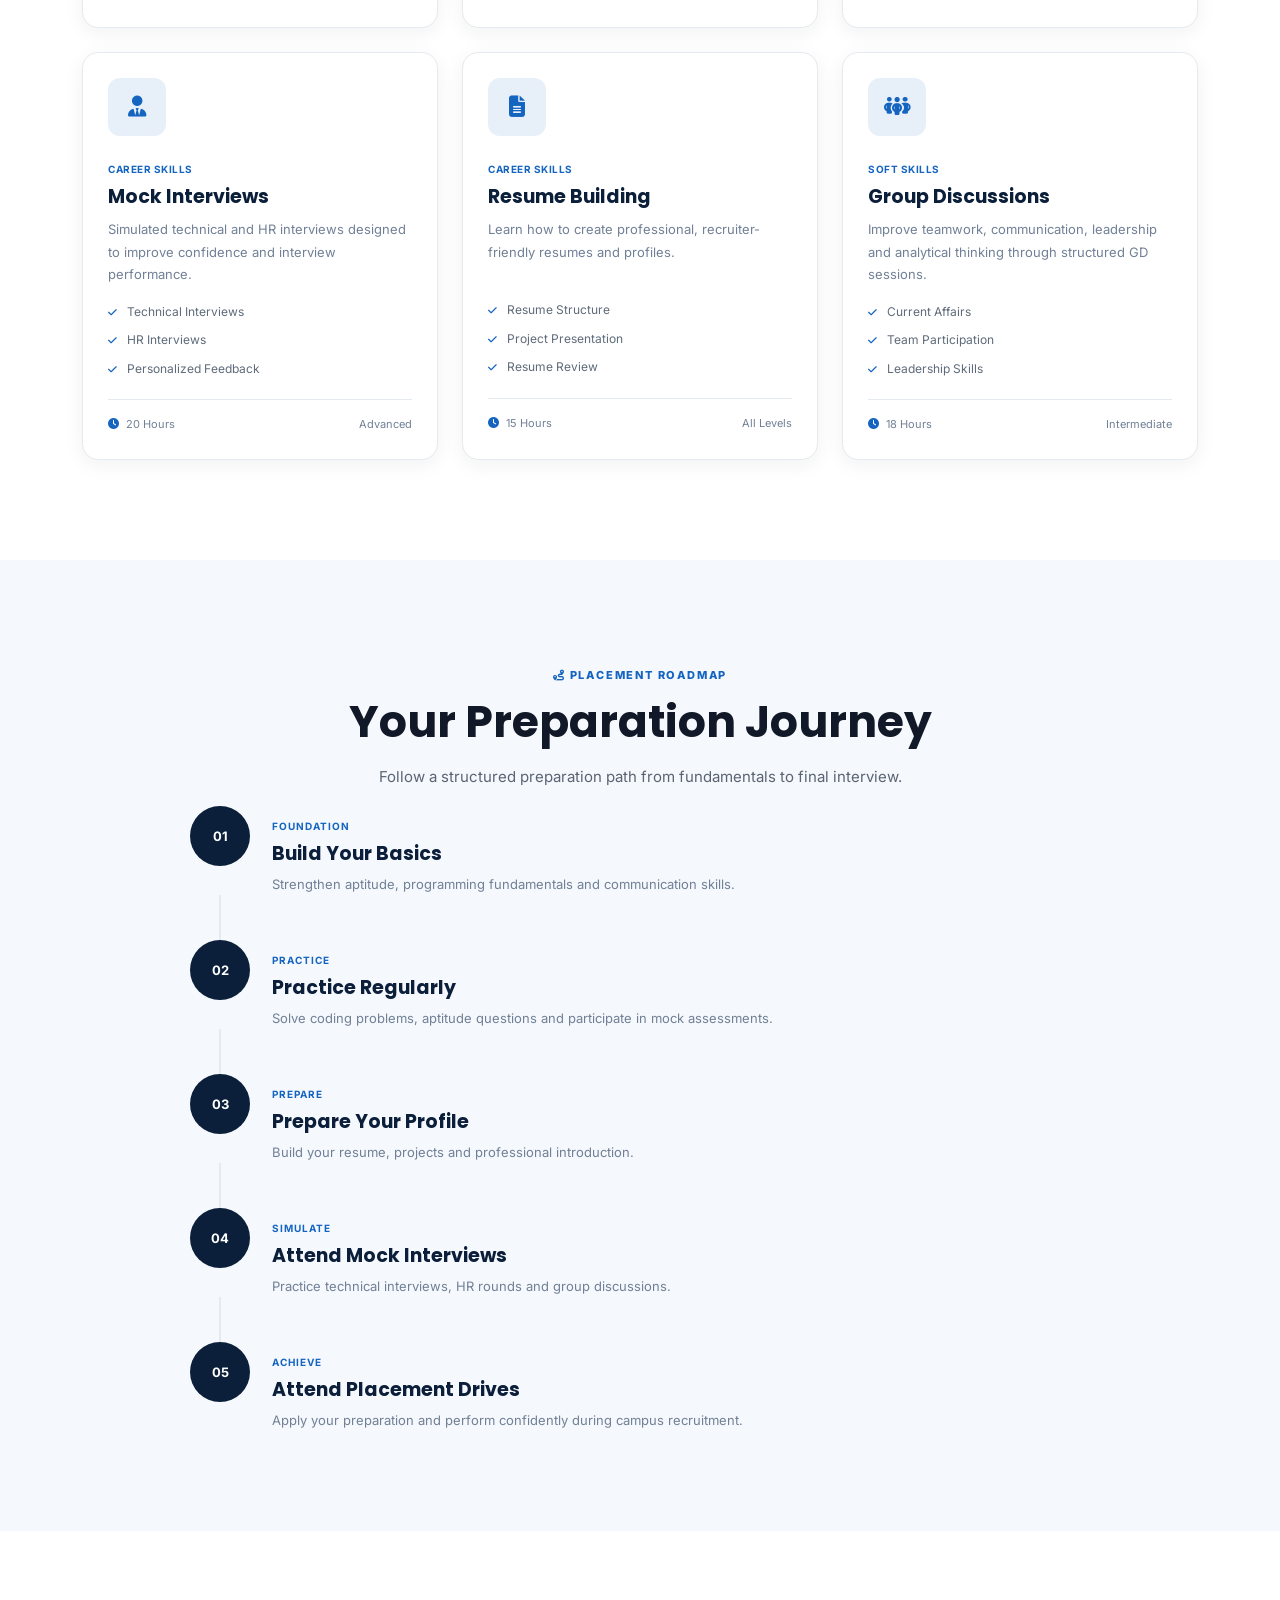
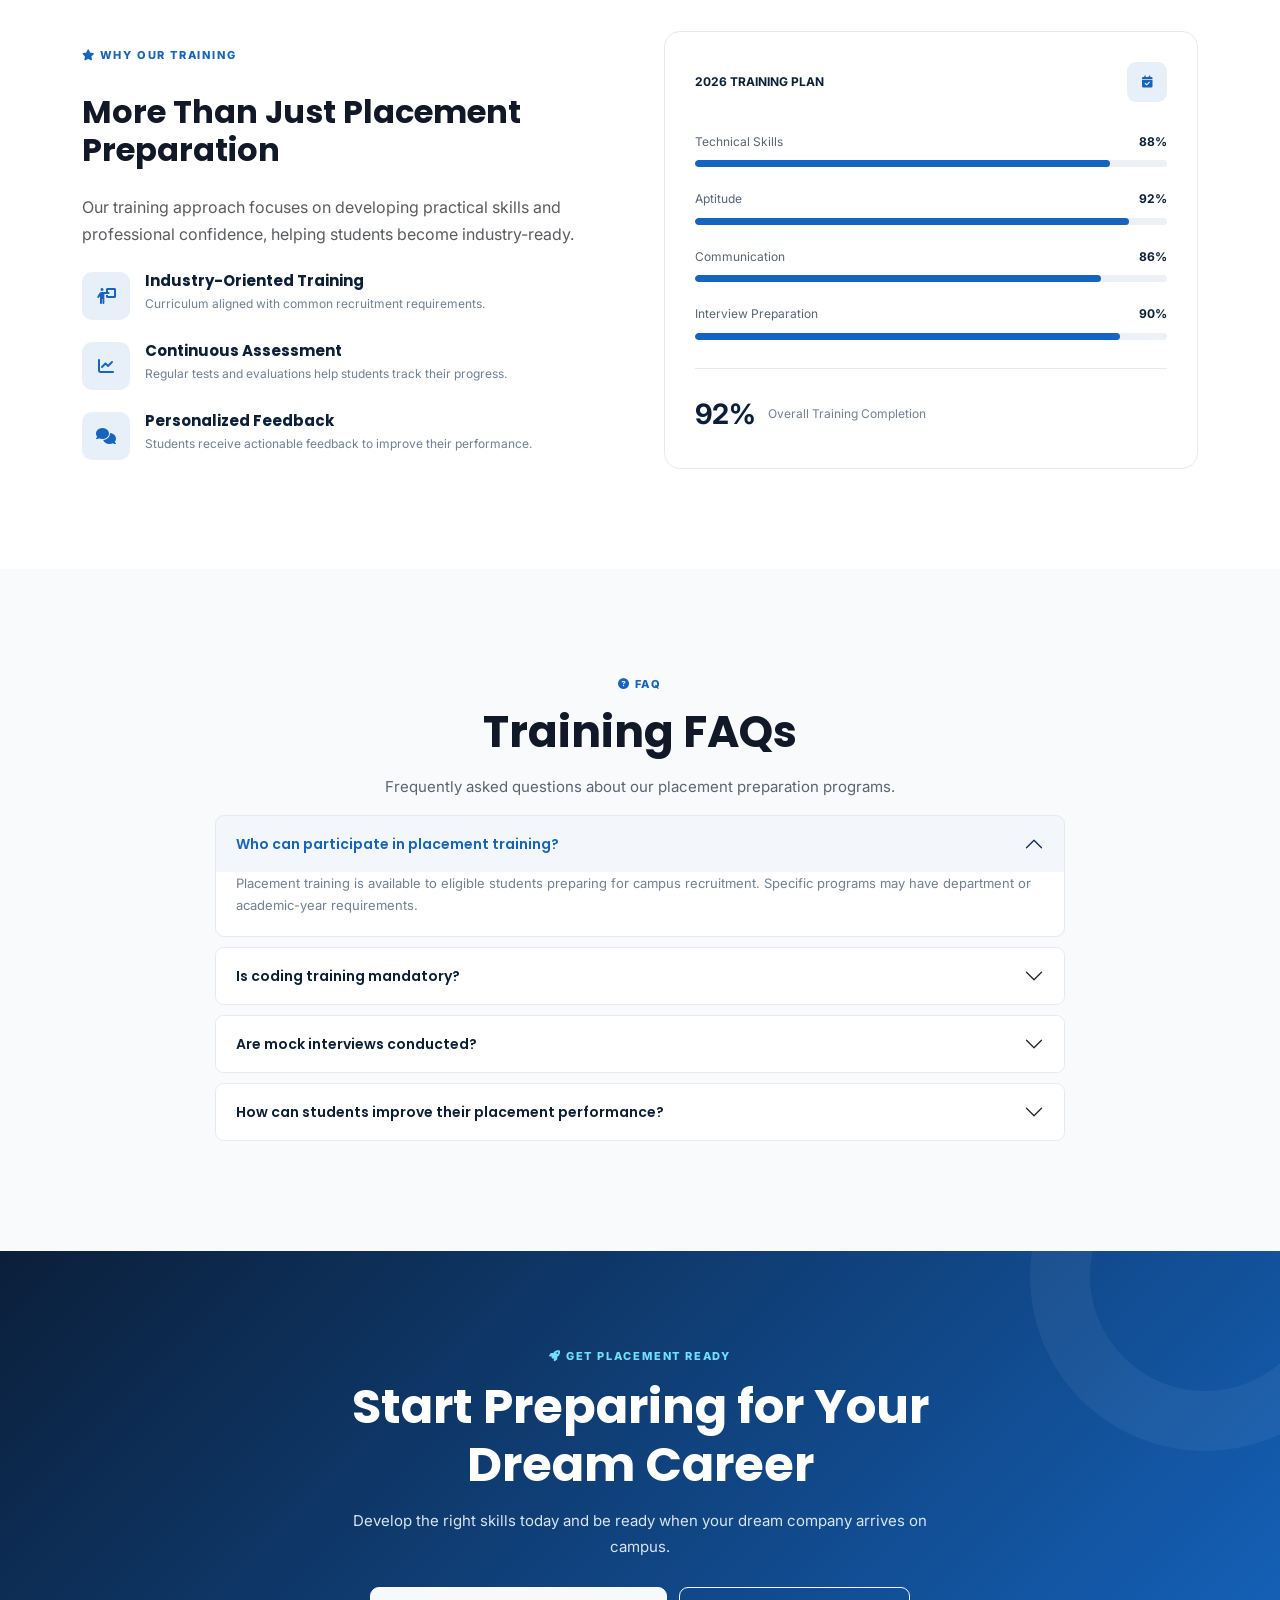
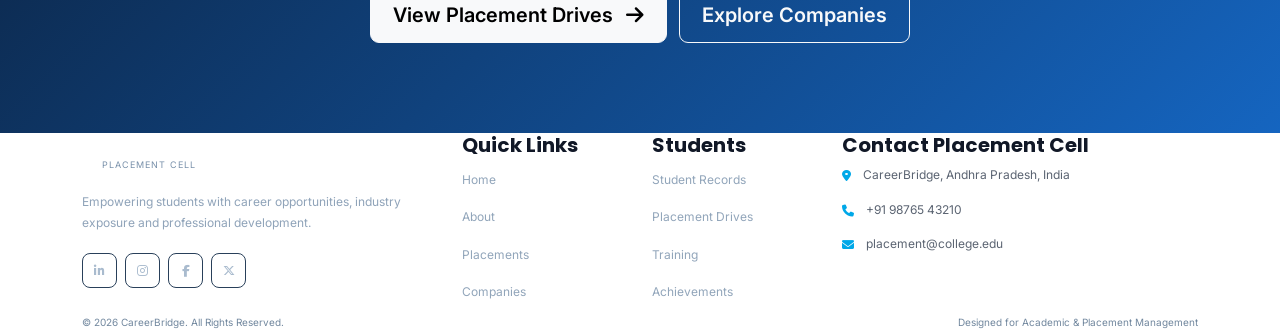
<file: training.html>
<!DOCTYPE html>
<html lang="en">
<head>

    <meta charset="UTF-8">

    <meta name="viewport" content="width=device-width, initial-scale=1.0">

    <meta name="description"
          content="Training and development programs offered by CareerBridge.">

    <meta name="keywords"
          content="placement training, aptitude training, coding, soft skills, mock interview">

    <title>Training & Development | CareerBridge</title>

    <!-- Google Fonts -->
    <link rel="preconnect" href="https://fonts.googleapis.com">
    <link rel="preconnect" href="https://fonts.gstatic.com" crossorigin>

    <link
        href="https://fonts.googleapis.com/css2?family=Inter:wght@400;500;600;700&family=Poppins:wght@500;600;700&display=swap"
        rel="stylesheet">

    <!-- Bootstrap -->
    <link
        href="https://cdn.jsdelivr.net/npm/bootstrap@5.3.3/dist/css/bootstrap.min.css"
        rel="stylesheet">

    <!-- Font Awesome -->
    <link
        rel="stylesheet"
        href="https://cdnjs.cloudflare.com/ajax/libs/font-awesome/6.5.2/css/all.min.css">

    <!-- Main CSS -->
    <link rel="stylesheet" href="css/style.css">

</head>

<body>


<!-- =========================================================
     NAVBAR
========================================================= -->

<nav class="navbar navbar-expand-lg navbar-dark sticky-top placement-navbar">

    <div class="container">

        <a class="navbar-brand d-flex align-items-center"
            href="index.html">

            <div class="brand-icon">
                <i class="fa-solid fa-graduation-cap"></i>
            </div>

            <div>

                <span class="brand-title">
                    CareerBridge
                </span>

                <small>
                    Placement Cell
                </small>

            </div>

        </a>


        <button
            class="navbar-toggler"
            type="button"
            data-bs-toggle="collapse"
            data-bs-target="#mainNavbar"
            aria-controls="mainNavbar"
            aria-expanded="false"
            aria-label="Toggle navigation">

            <span class="navbar-toggler-icon"></span>

        </button>


        <div
            class="collapse navbar-collapse"
            id="mainNavbar">

            <ul class="navbar-nav ms-auto align-items-lg-center">

                <li class="nav-item">
                    <a class="nav-link"
                        href="index.html">
                        Home
                    </a>
                </li>

                <li class="nav-item">
                    <a class="nav-link"
                        href="about.html">
                        About
                    </a>
                </li>

                <li class="nav-item">
                    <a class="nav-link"
                        href="placements.html">
                        Placements
                    </a>
                </li>

                <li class="nav-item">
                    <a class="nav-link"
                        href="companies.html">
                        Companies
                    </a>
                </li>

                <li class="nav-item">
                    <a class="nav-link"
                        href="students.html">
                        Students
                    </a>
                </li>

                <li class="nav-item">
                    <a class="nav-link"
                        href="drives.html">
                        Drives
                    </a>
                </li>

                <li class="nav-item">
                    <a class="nav-link active"
                        href="training.html">
                        Training
                    </a>
                </li>

                <li class="nav-item">
                    <a class="nav-link"
                        href="achievements.html">
                        Achievements
                    </a>
                </li>

                <li class="nav-item">
                    <a class="nav-link"
                        href="contact.html">
                        Contact
                    </a>
                </li>

                <li class="nav-item ms-lg-3 mt-2 mt-lg-0">

                    <a href="drives.html"
                        class="btn btn-primary">

                        View Drives

                        <i class="fa-solid fa-arrow-right ms-1"></i>

                    </a>

                </li>

            </ul>

        </div>

    </div>

</nav>


<!-- =========================================================
     PAGE BANNER
========================================================= -->

<section class="inner-page-banner">

    <div class="container">

        <div class="inner-banner-content">

            <span class="banner-badge">

                <i class="fa-solid fa-chalkboard-user"></i>

                CAREER PREPARATION

            </span>


            <h1>
                Training & Development
            </h1>


            <p>
                Building technical knowledge, communication skills
                and professional confidence for successful careers.
            </p>


            <nav aria-label="breadcrumb">

                <ol class="breadcrumb">

                    <li class="breadcrumb-item">
                        <a href="index.html">
                            Home
                        </a>
                    </li>

                    <li class="breadcrumb-item active">
                        Training & Development
                    </li>

                </ol>

            </nav>

        </div>

    </div>

</section>


<!-- =========================================================
     TRAINING OVERVIEW
========================================================= -->

<section class="section-padding">

    <div class="container">

        <div class="section-heading text-center">

            <span class="section-label">

                <i class="fa-solid fa-bullseye"></i>

                OUR APPROACH

            </span>

            <h2>
                Preparing Students for Success
            </h2>

            <p>
                Our structured training programs focus on the skills
                employers value most during campus recruitment.
            </p>

        </div>


        <div class="row g-4 mb-5">


            <div class="col-lg-3 col-md-6">

                <div class="training-stat-card">

                    <div class="training-stat-icon">
                        <i class="fa-solid fa-chalkboard-user"></i>
                    </div>

                    <h3>
                        25+
                    </h3>

                    <p>
                        Training Programs
                    </p>

                </div>

            </div>


            <div class="col-lg-3 col-md-6">

                <div class="training-stat-card">

                    <div class="training-stat-icon">
                        <i class="fa-solid fa-user-tie"></i>
                    </div>

                    <h3>
                        30+
                    </h3>

                    <p>
                        Expert Trainers
                    </p>

                </div>

            </div>


            <div class="col-lg-3 col-md-6">

                <div class="training-stat-card">

                    <div class="training-stat-icon">
                        <i class="fa-solid fa-users"></i>
                    </div>

                    <h3>
                        2,500+
                    </h3>

                    <p>
                        Student Participants
                    </p>

                </div>

            </div>


            <div class="col-lg-3 col-md-6">

                <div class="training-stat-card">

                    <div class="training-stat-icon">
                        <i class="fa-solid fa-chart-line"></i>
                    </div>

                    <h3>
                        92%
                    </h3>

                    <p>
                        Training Completion
                    </p>

                </div>

            </div>

        </div>


        <!-- =================================================
             TRAINING PROGRAMS
        ================================================= -->

        <div class="section-heading">

            <span class="section-label">

                <i class="fa-solid fa-layer-group"></i>

                CORE PROGRAMS

            </span>

            <h2>
                Training Programs
            </h2>

            <p>
                Comprehensive programs designed to develop
                technical and professional skills.
            </p>

        </div>


        <div class="row g-4">


            <!-- Aptitude -->

            <div class="col-lg-4 col-md-6">

                <div class="training-program-card">

                    <div class="training-program-icon">

                        <i class="fa-solid fa-calculator"></i>

                    </div>

                    <span class="training-category">
                        Placement Essentials
                    </span>

                    <h4>
                        Aptitude & Logical Reasoning
                    </h4>

                    <p>
                        Practice quantitative aptitude, logical reasoning,
                        verbal ability and data interpretation questions.
                    </p>

                    <ul>

                        <li>
                            <i class="fa-solid fa-check"></i>
                            Quantitative Aptitude
                        </li>

                        <li>
                            <i class="fa-solid fa-check"></i>
                            Logical Reasoning
                        </li>

                        <li>
                            <i class="fa-solid fa-check"></i>
                            Verbal Ability
                        </li>

                    </ul>

                    <div class="training-program-footer">

                        <span>
                            <i class="fa-solid fa-clock"></i>
                            40 Hours
                        </span>

                        <span>
                            Beginner
                        </span>

                    </div>

                </div>

            </div>


            <!-- Coding -->

            <div class="col-lg-4 col-md-6">

                <div class="training-program-card">

                    <div class="training-program-icon">

                        <i class="fa-solid fa-code"></i>

                    </div>

                    <span class="training-category">
                        Technical Skills
                    </span>

                    <h4>
                        Coding & Programming
                    </h4>

                    <p>
                        Strengthen programming fundamentals and
                        problem-solving skills required for technical rounds.
                    </p>

                    <ul>

                        <li>
                            <i class="fa-solid fa-check"></i>
                            Data Structures
                        </li>

                        <li>
                            <i class="fa-solid fa-check"></i>
                            Algorithms
                        </li>

                        <li>
                            <i class="fa-solid fa-check"></i>
                            Coding Practice
                        </li>

                    </ul>

                    <div class="training-program-footer">

                        <span>
                            <i class="fa-solid fa-clock"></i>
                            60 Hours
                        </span>

                        <span>
                            Intermediate
                        </span>

                    </div>

                </div>

            </div>


            <!-- Communication -->

            <div class="col-lg-4 col-md-6">

                <div class="training-program-card">

                    <div class="training-program-icon">

                        <i class="fa-solid fa-comments"></i>

                    </div>

                    <span class="training-category">
                        Soft Skills
                    </span>

                    <h4>
                        Communication Skills
                    </h4>

                    <p>
                        Develop professional communication, presentation
                        and interpersonal skills.
                    </p>

                    <ul>

                        <li>
                            <i class="fa-solid fa-check"></i>
                            Spoken English
                        </li>

                        <li>
                            <i class="fa-solid fa-check"></i>
                            Presentation Skills
                        </li>

                        <li>
                            <i class="fa-solid fa-check"></i>
                            Professional Communication
                        </li>

                    </ul>

                    <div class="training-program-footer">

                        <span>
                            <i class="fa-solid fa-clock"></i>
                            30 Hours
                        </span>

                        <span>
                            All Levels
                        </span>

                    </div>

                </div>

            </div>


            <!-- Interview -->

            <div class="col-lg-4 col-md-6">

                <div class="training-program-card">

                    <div class="training-program-icon">

                        <i class="fa-solid fa-user-tie"></i>

                    </div>

                    <span class="training-category">
                        Career Skills
                    </span>

                    <h4>
                        Mock Interviews
                    </h4>

                    <p>
                        Simulated technical and HR interviews designed
                        to improve confidence and interview performance.
                    </p>

                    <ul>

                        <li>
                            <i class="fa-solid fa-check"></i>
                            Technical Interviews
                        </li>

                        <li>
                            <i class="fa-solid fa-check"></i>
                            HR Interviews
                        </li>

                        <li>
                            <i class="fa-solid fa-check"></i>
                            Personalized Feedback
                        </li>

                    </ul>

                    <div class="training-program-footer">

                        <span>
                            <i class="fa-solid fa-clock"></i>
                            20 Hours
                        </span>

                        <span>
                            Advanced
                        </span>

                    </div>

                </div>

            </div>


            <!-- Resume -->

            <div class="col-lg-4 col-md-6">

                <div class="training-program-card">

                    <div class="training-program-icon">

                        <i class="fa-solid fa-file-lines"></i>

                    </div>

                    <span class="training-category">
                        Career Skills
                    </span>

                    <h4>
                        Resume Building
                    </h4>

                    <p>
                        Learn how to create professional,
                        recruiter-friendly resumes and profiles.
                    </p>

                    <ul>

                        <li>
                            <i class="fa-solid fa-check"></i>
                            Resume Structure
                        </li>

                        <li>
                            <i class="fa-solid fa-check"></i>
                            Project Presentation
                        </li>

                        <li>
                            <i class="fa-solid fa-check"></i>
                            Resume Review
                        </li>

                    </ul>

                    <div class="training-program-footer">

                        <span>
                            <i class="fa-solid fa-clock"></i>
                            15 Hours
                        </span>

                        <span>
                            All Levels
                        </span>

                    </div>

                </div>

            </div>


            <!-- GD -->

            <div class="col-lg-4 col-md-6">

                <div class="training-program-card">

                    <div class="training-program-icon">

                        <i class="fa-solid fa-people-group"></i>

                    </div>

                    <span class="training-category">
                        Soft Skills
                    </span>

                    <h4>
                        Group Discussions
                    </h4>

                    <p>
                        Improve teamwork, communication, leadership
                        and analytical thinking through structured GD sessions.
                    </p>

                    <ul>

                        <li>
                            <i class="fa-solid fa-check"></i>
                            Current Affairs
                        </li>

                        <li>
                            <i class="fa-solid fa-check"></i>
                            Team Participation
                        </li>

                        <li>
                            <i class="fa-solid fa-check"></i>
                            Leadership Skills
                        </li>

                    </ul>

                    <div class="training-program-footer">

                        <span>
                            <i class="fa-solid fa-clock"></i>
                            18 Hours
                        </span>

                        <span>
                            Intermediate
                        </span>

                    </div>

                </div>

            </div>


        </div>

    </div>

</section>


<!-- =========================================================
     TRAINING ROADMAP
========================================================= -->

<section class="section-padding training-roadmap-section">

    <div class="container">

        <div class="section-heading text-center">

            <span class="section-label">

                <i class="fa-solid fa-route"></i>

                PLACEMENT ROADMAP

            </span>

            <h2>
                Your Preparation Journey
            </h2>

            <p>
                Follow a structured preparation path from fundamentals
                to final interview.
            </p>

        </div>


        <div class="training-roadmap">


            <div class="roadmap-item">

                <div class="roadmap-number">
                    01
                </div>

                <div class="roadmap-content">

                    <span>
                        FOUNDATION
                    </span>

                    <h4>
                        Build Your Basics
                    </h4>

                    <p>
                        Strengthen aptitude, programming fundamentals
                        and communication skills.
                    </p>

                </div>

            </div>


            <div class="roadmap-line"></div>


            <div class="roadmap-item">

                <div class="roadmap-number">
                    02
                </div>

                <div class="roadmap-content">

                    <span>
                        PRACTICE
                    </span>

                    <h4>
                        Practice Regularly
                    </h4>

                    <p>
                        Solve coding problems, aptitude questions and
                        participate in mock assessments.
                    </p>

                </div>

            </div>


            <div class="roadmap-line"></div>


            <div class="roadmap-item">

                <div class="roadmap-number">
                    03
                </div>

                <div class="roadmap-content">

                    <span>
                        PREPARE
                    </span>

                    <h4>
                        Prepare Your Profile
                    </h4>

                    <p>
                        Build your resume, projects and professional
                        introduction.
                    </p>

                </div>

            </div>


            <div class="roadmap-line"></div>


            <div class="roadmap-item">

                <div class="roadmap-number">
                    04
                </div>

                <div class="roadmap-content">

                    <span>
                        SIMULATE
                    </span>

                    <h4>
                        Attend Mock Interviews
                    </h4>

                    <p>
                        Practice technical interviews, HR rounds
                        and group discussions.
                    </p>

                </div>

            </div>


            <div class="roadmap-line"></div>


            <div class="roadmap-item">

                <div class="roadmap-number">
                    05
                </div>

                <div class="roadmap-content">

                    <span>
                        ACHIEVE
                    </span>

                    <h4>
                        Attend Placement Drives
                    </h4>

                    <p>
                        Apply your preparation and perform confidently
                        during campus recruitment.
                    </p>

                </div>

            </div>

        </div>

    </div>

</section>


<!-- =========================================================
     TRAINING FEATURES
========================================================= -->

<section class="section-padding">

    <div class="container">

        <div class="row align-items-center g-5">


            <div class="col-lg-6">

                <span class="section-label">

                    <i class="fa-solid fa-star"></i>

                    WHY OUR TRAINING

                </span>

                <h2 class="mt-3 mb-4">
                    More Than Just Placement Preparation
                </h2>

                <p class="text-muted mb-4">

                    Our training approach focuses on developing
                    practical skills and professional confidence,
                    helping students become industry-ready.

                </p>


                <div class="training-feature-list">


                    <div class="training-feature">

                        <div class="training-feature-icon">

                            <i class="fa-solid fa-person-chalkboard"></i>

                        </div>

                        <div>

                            <h5>
                                Industry-Oriented Training
                            </h5>

                            <p>
                                Curriculum aligned with common
                                recruitment requirements.
                            </p>

                        </div>

                    </div>


                    <div class="training-feature">

                        <div class="training-feature-icon">

                            <i class="fa-solid fa-chart-line"></i>

                        </div>

                        <div>

                            <h5>
                                Continuous Assessment
                            </h5>

                            <p>
                                Regular tests and evaluations help
                                students track their progress.
                            </p>

                        </div>

                    </div>


                    <div class="training-feature">

                        <div class="training-feature-icon">

                            <i class="fa-solid fa-comments"></i>

                        </div>

                        <div>

                            <h5>
                                Personalized Feedback
                            </h5>

                            <p>
                                Students receive actionable feedback
                                to improve their performance.
                            </p>

                        </div>

                    </div>


                </div>

            </div>


            <div class="col-lg-6">

                <div class="training-highlight-panel">

                    <div class="training-highlight-header">

                        <span>
                            2026 TRAINING PLAN
                        </span>

                        <i class="fa-solid fa-calendar-check"></i>

                    </div>


                    <div class="training-progress-item">

                        <div class="training-progress-header">

                            <span>
                                Technical Skills
                            </span>

                            <strong>
                                88%
                            </strong>

                        </div>

                        <div class="progress">

                            <div
                                class="progress-bar"
                                style="width: 88%">
                            </div>

                        </div>

                    </div>


                    <div class="training-progress-item">

                        <div class="training-progress-header">

                            <span>
                                Aptitude
                            </span>

                            <strong>
                                92%
                            </strong>

                        </div>

                        <div class="progress">

                            <div
                                class="progress-bar"
                                style="width: 92%">
                            </div>

                        </div>

                    </div>


                    <div class="training-progress-item">

                        <div class="training-progress-header">

                            <span>
                                Communication
                            </span>

                            <strong>
                                86%
                            </strong>

                        </div>

                        <div class="progress">

                            <div
                                class="progress-bar"
                                style="width: 86%">
                            </div>

                        </div>

                    </div>


                    <div class="training-progress-item">

                        <div class="training-progress-header">

                            <span>
                                Interview Preparation
                            </span>

                            <strong>
                                90%
                            </strong>

                        </div>

                        <div class="progress">

                            <div
                                class="progress-bar"
                                style="width: 90%">
                            </div>

                        </div>

                    </div>


                    <div class="training-highlight-footer">

                        <strong>
                            92%
                        </strong>

                        <span>
                            Overall Training Completion
                        </span>

                    </div>

                </div>

            </div>

        </div>

    </div>

</section>


<!-- =========================================================
     FAQ
========================================================= -->

<section class="section-padding training-faq-section">

    <div class="container">

        <div class="section-heading text-center">

            <span class="section-label">

                <i class="fa-solid fa-circle-question"></i>

                FAQ

            </span>

            <h2>
                Training FAQs
            </h2>

            <p>
                Frequently asked questions about our placement
                preparation programs.
            </p>

        </div>


        <div
            class="accordion training-accordion"
            id="trainingFaq">


            <div class="accordion-item">

                <h2 class="accordion-header">

                    <button
                        class="accordion-button"
                        type="button"
                        data-bs-toggle="collapse"
                        data-bs-target="#trainingFaqOne">

                        Who can participate in placement training?

                    </button>

                </h2>

                <div
                    id="trainingFaqOne"
                    class="accordion-collapse collapse show"
                    data-bs-parent="#trainingFaq">

                    <div class="accordion-body">

                        Placement training is available to eligible
                        students preparing for campus recruitment.
                        Specific programs may have department or
                        academic-year requirements.

                    </div>

                </div>

            </div>


            <div class="accordion-item">

                <h2 class="accordion-header">

                    <button
                        class="accordion-button collapsed"
                        type="button"
                        data-bs-toggle="collapse"
                        data-bs-target="#trainingFaqTwo">

                        Is coding training mandatory?

                    </button>

                </h2>

                <div
                    id="trainingFaqTwo"
                    class="accordion-collapse collapse"
                    data-bs-parent="#trainingFaq">

                    <div class="accordion-body">

                        Coding preparation is strongly recommended for
                        students targeting software development and
                        technology roles. Students can select training
                        based on their target career path.

                    </div>

                </div>

            </div>


            <div class="accordion-item">

                <h2 class="accordion-header">

                    <button
                        class="accordion-button collapsed"
                        type="button"
                        data-bs-toggle="collapse"
                        data-bs-target="#trainingFaqThree">

                        Are mock interviews conducted?

                    </button>

                </h2>

                <div
                    id="trainingFaqThree"
                    class="accordion-collapse collapse"
                    data-bs-parent="#trainingFaq">

                    <div class="accordion-body">

                        Yes. Mock technical interviews, HR interviews
                        and group discussions are included as part of
                        the career preparation activities.

                    </div>

                </div>

            </div>


            <div class="accordion-item">

                <h2 class="accordion-header">

                    <button
                        class="accordion-button collapsed"
                        type="button"
                        data-bs-toggle="collapse"
                        data-bs-target="#trainingFaqFour">

                        How can students improve their placement performance?

                    </button>

                </h2>

                <div
                    id="trainingFaqFour"
                    class="accordion-collapse collapse"
                    data-bs-parent="#trainingFaq">

                    <div class="accordion-body">

                        Students should regularly practice aptitude,
                        coding and communication skills, attend mock
                        interviews and actively participate in placement
                        drives.

                    </div>

                </div>

            </div>


        </div>

    </div>

</section>


<!-- =========================================================
     CTA
========================================================= -->

<section class="cta-section">

    <div class="container">

        <div class="cta-content text-center">

            <span class="section-label">

                <i class="fa-solid fa-rocket"></i>

                GET PLACEMENT READY

            </span>

            <h2>
                Start Preparing for Your Dream Career
            </h2>

            <p>
                Develop the right skills today and be ready when
                your dream company arrives on campus.
            </p>

            <div class="cta-buttons">

                <a
                    href="drives.html"
                    class="btn btn-light btn-lg">

                    View Placement Drives

                    <i class="fa-solid fa-arrow-right ms-2"></i>

                </a>

                <a
                    href="companies.html"
                    class="btn btn-outline-light btn-lg">

                    Explore Companies

                </a>

            </div>

        </div>

    </div>

</section>


<!-- =========================================================
     FOOTER
========================================================= -->

<footer class="site-footer">

    <div class="container">

        <div class="row g-4">


            <div class="col-lg-4">

                <div class="footer-brand">

                    <div class="brand-icon">

                        <i class="fa-solid fa-graduation-cap"></i>

                    </div>

                    <div>

                        <strong>
                            CareerBridge
                        </strong>

                        <small>
                            Placement Cell
                        </small>

                    </div>

                </div>


                <p class="footer-description">

                    Empowering students with career opportunities,
                    industry exposure and professional development.

                </p>


                <div class="social-links">

                    <a href="#" aria-label="LinkedIn">
                        <i class="fa-brands fa-linkedin-in"></i>
                    </a>

                    <a href="#" aria-label="Instagram">
                        <i class="fa-brands fa-instagram"></i>
                    </a>

                    <a href="#" aria-label="Facebook">
                        <i class="fa-brands fa-facebook-f"></i>
                    </a>

                    <a href="#" aria-label="Twitter">
                        <i class="fa-brands fa-x-twitter"></i>
                    </a>

                </div>

            </div>


            <div class="col-lg-2 col-md-4">

                <h5>
                    Quick Links
                </h5>

                <ul class="footer-links">

                    <li>
                        <a href="index.html">
                            Home
                        </a>
                    </li>

                    <li>
                        <a href="about.html">
                            About
                        </a>
                    </li>

                    <li>
                        <a href="placements.html">
                            Placements
                        </a>
                    </li>

                    <li>
                        <a href="companies.html">
                            Companies
                        </a>
                    </li>

                </ul>

            </div>


            <div class="col-lg-2 col-md-4">

                <h5>
                    Students
                </h5>

                <ul class="footer-links">

                    <li>
                        <a href="students.html">
                            Student Records
                        </a>
                    </li>

                    <li>
                        <a href="drives.html">
                            Placement Drives
                        </a>
                    </li>

                    <li>
                        <a href="training.html">
                            Training
                        </a>
                    </li>

                    <li>
                        <a href="achievements.html">
                            Achievements
                        </a>
                    </li>

                </ul>

            </div>


            <div class="col-lg-4 col-md-4">

                <h5>
                    Contact Placement Cell
                </h5>

                <ul class="footer-contact">

                    <li>

                        <i class="fa-solid fa-location-dot"></i>

                        <span>
                            CareerBridge,
                            Andhra Pradesh, India
                        </span>

                    </li>

                    <li>

                        <i class="fa-solid fa-phone"></i>

                        <span>
                            +91 98765 43210
                        </span>

                    </li>

                    <li>

                        <i class="fa-solid fa-envelope"></i>

                        <span>
                            placement@college.edu
                        </span>

                    </li>

                </ul>

            </div>

        </div>


        <div class="footer-bottom">

            <p>

                © <span class="current-year"></span>
                CareerBridge.
                All Rights Reserved.

            </p>

            <p>
                Designed for Academic & Placement Management
            </p>

        </div>

    </div>

</footer>


<!-- Back To Top -->

<button
    id="backToTop"
    class="back-to-top"
    aria-label="Back to top">

    <i class="fa-solid fa-arrow-up"></i>

</button>


<!-- Bootstrap JS -->

<script
    src="https://cdn.jsdelivr.net/npm/bootstrap@5.3.3/dist/js/bootstrap.bundle.min.js">
</script>


<!-- Common JS -->

<script src="js/main.js"></script>

</body>
</html>
</file>
<file: css/style.css>
/* =========================================================
   GLOBAL SETTINGS
========================================================= */

:root {
    --primary: #0b1f3a;
    --primary-light: #1565c0;
    --accent: #00a8e8;
    --white: #ffffff;
    --dark: #111827;
    --text: #5b6472;
    --light-bg: #f5f8fc;
    --border: #e5eaf0;
    --success: #198754;

    --shadow-sm: 0 5px 20px rgba(11, 31, 58, 0.06);
    --shadow-md: 0 15px 40px rgba(11, 31, 58, 0.10);

    --radius: 16px;

    --transition: all 0.3s ease;
}


* {
    margin: 0;
    padding: 0;
    box-sizing: border-box;
}


html {
    scroll-behavior: smooth;
}


body {
    font-family: "Inter", sans-serif;
    color: var(--text);
    background: var(--white);
    line-height: 1.7;
    overflow-x: hidden;
}


h1,
h2,
h3,
h4,
h5,
h6 {
    font-family: "Poppins", sans-serif;
    color: var(--dark);
    font-weight: 700;
}


a {
    text-decoration: none;
}


img {
    max-width: 100%;
    display: block;
}


.section-padding {
    padding: 100px 0;
}


/* =========================================================
   NAVBAR
========================================================= */

.placement-navbar {
    background: rgba(11, 31, 58, 0.97);
    backdrop-filter: blur(12px);
    padding: 14px 0;
    transition: var(--transition);
}


.navbar-brand {
    color: var(--white) !important;
}


.brand-logo {
    width: 44px;
    height: 44px;

    display: flex;
    align-items: center;
    justify-content: center;

    background: var(--accent);
    color: var(--white);

    border-radius: 12px;

    font-size: 20px;

    margin-right: 10px;
}


.brand-text {
    display: flex;
    flex-direction: column;
    line-height: 1.2;
}


.college-name {
    font-size: 16px;
    font-weight: 700;
}


.brand-text small {
    color: #b9c7d9;
    font-size: 10px;
    text-transform: uppercase;
    letter-spacing: 1px;
}


.navbar-nav {
    gap: 2px;
}


.nav-link {
    color: #dce6f2 !important;
    font-size: 13px;
    font-weight: 500;

    padding: 9px 10px !important;

    transition: var(--transition);
}


.nav-link:hover,
.nav-link.active {
    color: var(--white) !important;
}


.nav-link.active {
    position: relative;
}


.nav-link.active::after {
    content: "";

    position: absolute;

    left: 10px;
    right: 10px;
    bottom: 1px;

    height: 2px;

    background: var(--accent);
    border-radius: 10px;
}


.nav-cta {
    border-radius: 8px;
    padding: 9px 17px;
    font-size: 13px;
}


/* =========================================================
   BUTTONS
========================================================= */

.btn {
    border-radius: 9px;
    font-weight: 600;
    transition: var(--transition);
}


.btn-primary {
    background: var(--primary-light);
    border-color: var(--primary-light);
}


.btn-primary:hover {
    background: #0d56a5;
    border-color: #0d56a5;

    transform: translateY(-2px);
}


.btn-outline-primary {
    border-color: var(--primary-light);
    color: var(--primary-light);
}


.btn-outline-primary:hover {
    background: var(--primary-light);
    border-color: var(--primary-light);
}


/* =========================================================
   HERO
========================================================= */

.hero-section {
    min-height: 760px;

    position: relative;

    display: flex;
    align-items: center;

    background:
        linear-gradient(
            90deg,
            rgba(7, 24, 47, 0.98) 0%,
            rgba(7, 24, 47, 0.90) 45%,
            rgba(7, 24, 47, 0.45) 100%
        ),
        linear-gradient(
            135deg,
            #0b1f3a,
            #1565c0
        );

    overflow: hidden;
}


.hero-section::after {
    content: "";

    position: absolute;

    width: 500px;
    height: 500px;

    right: -180px;
    top: 120px;

    border-radius: 50%;

    border: 70px solid rgba(255, 255, 255, 0.04);
}


.hero-container {
    position: relative;
    z-index: 2;
}


.hero-content {
    padding-top: 70px;
}


.hero-badge {
    display: inline-flex;
    align-items: center;
    gap: 8px;

    color: #bceeff;

    background: rgba(0, 168, 232, 0.13);

    border: 1px solid rgba(0, 168, 232, 0.35);

    padding: 8px 14px;

    border-radius: 50px;

    font-size: 11px;
    font-weight: 700;

    letter-spacing: 1px;
}


.hero-content h1 {
    color: var(--white);

    font-size: clamp(42px, 5vw, 70px);

    line-height: 1.12;

    margin: 25px 0 20px;
}


.hero-content h1 span {
    display: block;
    color: #65d7ff;
}


.hero-content > p {
    max-width: 650px;

    color: #d6e1ed;

    font-size: 17px;

    margin-bottom: 30px;
}


.hero-buttons {
    display: flex;
    flex-wrap: wrap;
    gap: 12px;
}


.hero-buttons .btn {
    padding: 13px 23px;
}


.hero-trust {
    display: flex;
    flex-wrap: wrap;
    gap: 25px;

    margin-top: 35px;
}


.trust-item {
    display: flex;
    align-items: center;
    gap: 8px;

    color: #dbe7f4;

    font-size: 13px;
}


.trust-item i {
    color: #5ee1a0;
}


/* =========================================================
   SECTION HEADING
========================================================= */

.section-heading {
    max-width: 700px;
}


.section-heading.text-center {
    margin-left: auto;
    margin-right: auto;
}


.section-label {
    display: inline-block;

    color: var(--primary-light);

    font-size: 11px;
    font-weight: 800;

    letter-spacing: 1.8px;

    margin-bottom: 12px;
}


.section-heading h2 {
    font-size: clamp(30px, 4vw, 44px);

    line-height: 1.2;

    margin-bottom: 15px;
}


.section-heading h2 span {
    color: var(--primary-light);
}


.section-heading p {
    color: var(--text);
    font-size: 15px;
}


/* =========================================================
   STATISTICS
========================================================= */

.stats-section {
    background: var(--light-bg);
}


.stat-card {
    height: 100%;

    background: var(--white);

    border: 1px solid var(--border);

    border-radius: var(--radius);

    padding: 28px 18px;

    text-align: center;

    box-shadow: var(--shadow-sm);

    transition: var(--transition);
}


.stat-card:hover {
    transform: translateY(-8px);
    box-shadow: var(--shadow-md);
}


.stat-icon {
    width: 52px;
    height: 52px;

    display: flex;
    align-items: center;
    justify-content: center;

    margin: 0 auto 18px;

    border-radius: 14px;

    background: #eaf5ff;

    color: var(--primary-light);

    font-size: 20px;
}


.stat-card h3 {
    display: inline;

    color: var(--primary);

    font-size: 29px;
}


.stat-card > span {
    color: var(--primary-light);
    font-size: 13px;
    font-weight: 700;
}


.stat-card p {
    margin: 7px 0 0;

    font-size: 12px;
    font-weight: 600;

    color: var(--text);
}


/* =========================================================
   RECRUITERS
========================================================= */

.recruiters-section {
    background: var(--white);
}


.company-card {
    height: 100%;

    padding: 30px 20px;

    border: 1px solid var(--border);

    border-radius: var(--radius);

    text-align: center;

    transition: var(--transition);
}


.company-card:hover {
    transform: translateY(-7px);

    border-color: #b7dcfa;

    box-shadow: var(--shadow-md);
}


.company-logo {
    min-height: 55px;

    display: flex;
    align-items: center;
    justify-content: center;

    color: var(--primary);

    font-family: "Poppins", sans-serif;

    font-weight: 800;
    font-size: 20px;

    margin-bottom: 18px;
}


.company-card h5 {
    font-size: 15px;
    margin-bottom: 5px;
}


.company-card small {
    color: #8791a0;
    font-size: 11px;
}


/* =========================================================
   ANNOUNCEMENTS
========================================================= */

.announcements-section {
    background: var(--light-bg);
}


.announcement-list {
    display: flex;
    flex-direction: column;
    gap: 15px;
}


.announcement-item {
    display: flex;
    align-items: center;
    gap: 18px;

    padding: 20px;

    background: var(--white);

    border: 1px solid var(--border);

    border-radius: 14px;

    transition: var(--transition);
}


.announcement-item:hover {
    transform: translateX(5px);
    box-shadow: var(--shadow-sm);
}


.announcement-date {
    min-width: 58px;
    height: 65px;

    display: flex;
    flex-direction: column;
    align-items: center;
    justify-content: center;

    background: var(--primary);

    border-radius: 10px;

    color: var(--white);
}


.announcement-date strong {
    font-size: 20px;
    line-height: 1;
}


.announcement-date span {
    font-size: 9px;
    margin-top: 4px;
}


.announcement-content {
    flex: 1;
}


.announcement-tag {
    color: var(--primary-light);

    font-size: 9px;
    font-weight: 800;

    text-transform: uppercase;

    letter-spacing: 1px;
}


.announcement-content h5 {
    font-size: 15px;
    margin: 4px 0;
}


.announcement-content p {
    font-size: 12px;
    margin: 0;
}


.announcement-item > i {
    color: var(--primary-light);
}


/* =========================================================
   DRIVES
========================================================= */

.drives-section {
    background: var(--white);
}


.drive-card {
    height: 100%;

    padding: 28px;

    border: 1px solid var(--border);

    border-radius: var(--radius);

    box-shadow: var(--shadow-sm);

    transition: var(--transition);
}


.drive-card:hover {
    transform: translateY(-8px);
    box-shadow: var(--shadow-md);
}


.drive-top {
    display: flex;
    justify-content: space-between;
    align-items: center;

    gap: 10px;

    margin-bottom: 22px;
}


.drive-company {
    width: 48px;
    height: 48px;

    display: flex;
    align-items: center;
    justify-content: center;

    border-radius: 12px;

    background: #edf5ff;

    color: var(--primary);

    font-size: 13px;
    font-weight: 800;
}


.status-badge {
    padding: 6px 10px;

    border-radius: 50px;

    font-size: 9px;
    font-weight: 700;
}


.status-badge.open {
    background: #e5f8ed;
    color: var(--success);
}


.status-badge.upcoming {
    background: #eaf4ff;
    color: var(--primary-light);
}


.drive-card h4 {
    font-size: 19px;
    margin-bottom: 20px;
}


.drive-info {
    display: flex;
    flex-direction: column;

    gap: 11px;

    margin-bottom: 25px;
}


.drive-info div {
    display: flex;
    align-items: center;
    gap: 10px;

    font-size: 12px;
}


.drive-info i {
    width: 17px;
    color: var(--primary-light);
}


/* =========================================================
   PROCESS
========================================================= */

.process-section {
    background: var(--light-bg);
}


.process-timeline {
    position: relative;

    display: grid;
    grid-template-columns: repeat(6, 1fr);

    gap: 20px;
}


.process-item {
    position: relative;

    text-align: center;
}


.process-number {
    width: 62px;
    height: 62px;

    display: flex;
    align-items: center;
    justify-content: center;

    margin: 0 auto 20px;

    border-radius: 50%;

    background: var(--primary);

    color: var(--white);

    font-size: 14px;
    font-weight: 800;

    border: 5px solid var(--light-bg);

    box-shadow: 0 0 0 2px #cbd8e7;
}


.process-content h5 {
    font-size: 14px;
}


.process-content p {
    font-size: 11px;
}


/* =========================================================
   TESTIMONIALS
========================================================= */

.testimonials-section {
    background: var(--white);
}


.testimonial-card {
    height: 100%;

    padding: 30px;

    border: 1px solid var(--border);

    border-radius: var(--radius);

    transition: var(--transition);
}


.testimonial-card:hover {
    transform: translateY(-6px);
    box-shadow: var(--shadow-md);
}


.quote-icon {
    width: 42px;
    height: 42px;

    display: flex;
    align-items: center;
    justify-content: center;

    border-radius: 10px;

    background: #eaf5ff;

    color: var(--primary-light);

    margin-bottom: 18px;
}


.testimonial-card > p {
    font-size: 13px;

    color: #667181;

    margin-bottom: 25px;
}


.student-profile {
    display: flex;
    align-items: center;
    gap: 12px;
}


.student-avatar {
    width: 44px;
    height: 44px;

    display: flex;
    align-items: center;
    justify-content: center;

    border-radius: 50%;

    background: var(--primary);

    color: var(--white);

    font-size: 12px;
    font-weight: 700;
}


.student-profile h6 {
    margin: 0;
    font-size: 13px;
}


.student-profile small {
    font-size: 10px;
}


/* =========================================================
   TRAINING
========================================================= */

.training-section {
    background: var(--light-bg);
}


.training-card {
    height: 100%;

    padding: 25px;

    background: var(--white);

    border: 1px solid var(--border);

    border-radius: 14px;

    transition: var(--transition);
}


.training-card:hover {
    transform: translateY(-5px);
    box-shadow: var(--shadow-sm);
}


.training-card > i {
    font-size: 22px;

    color: var(--primary-light);

    margin-bottom: 15px;
}


.training-card h5 {
    font-size: 14px;
}


.training-card p {
    font-size: 11px;
    margin: 0;
}


/* =========================================================
   CTA
========================================================= */

.cta-section {
    padding: 90px 0;

    background:
        linear-gradient(
            135deg,
            #0b1f3a,
            #1565c0
        );

    position: relative;
    overflow: hidden;
}


.cta-section::before {
    content: "";

    position: absolute;

    width: 350px;
    height: 350px;

    right: -100px;
    top: -150px;

    border-radius: 50%;

    border: 60px solid rgba(255, 255, 255, 0.05);
}


.cta-content {
    position: relative;
    z-index: 1;

    max-width: 750px;

    margin: auto;
}


.cta-content .section-label {
    color: #72dfff;
}


.cta-content h2 {
    color: var(--white);

    font-size: clamp(32px, 5vw, 48px);

    margin-bottom: 15px;
}


.cta-content h2 span {
    color: #69dcff;
}


.cta-content p {
    color: #d8e5f3;

    max-width: 620px;

    margin: 0 auto 28px;

    font-size: 15px;
}


.cta-buttons {
    display: flex;

    justify-content: center;

    flex-wrap: wrap;

    gap: 12px;
}


.cta-buttons .btn {
    padding: 12px 22px;
}


/* =========================================================
   FOOTER
========================================================= */

.footer {
    background: #07162b;

    color: #aebdce;

    padding: 70px 0 25px;
}


.footer-brand {
    display: flex;
    align-items: center;

    color: var(--white);

    margin-bottom: 20px;
}


.footer-brand .brand-logo {
    flex-shrink: 0;
}


.footer-brand strong {
    display: block;

    font-family: "Poppins", sans-serif;

    font-size: 14px;
}


.footer-brand small {
    display: block;

    color: #7890aa;

    font-size: 9px;

    text-transform: uppercase;

    letter-spacing: 1px;
}


.footer-description {
    font-size: 12px;

    max-width: 350px;

    color: #8fa3b9;
}


.footer h5 {
    color: var(--white);

    font-size: 14px;

    margin-bottom: 20px;
}


.footer-links,
.footer-contact {
    list-style: none;

    padding: 0;
    margin: 0;
}


.footer-links li {
    margin-bottom: 10px;
}


.footer-links a {
    color: #91a5ba;

    font-size: 12px;

    transition: var(--transition);
}


.footer-links a:hover {
    color: var(--white);

    padding-left: 4px;
}


.footer-contact li {
    display: flex;

    gap: 12px;

    margin-bottom: 14px;

    font-size: 12px;
}


.footer-contact i {
    color: var(--accent);

    margin-top: 5px;
}


.social-links {
    display: flex;

    gap: 8px;

    margin-top: 20px;
}


.social-links a {
    width: 35px;
    height: 35px;

    display: flex;
    align-items: center;
    justify-content: center;

    border: 1px solid #29405a;

    border-radius: 8px;

    color: #a9bbce;

    font-size: 12px;

    transition: var(--transition);
}


.social-links a:hover {
    background: var(--primary-light);

    border-color: var(--primary-light);

    color: var(--white);

    transform: translateY(-3px);
}


.footer hr {
    border-color: #1d334b;

    margin: 45px 0 20px;
}


.footer-bottom {
    display: flex;

    justify-content: space-between;

    align-items: center;

    gap: 20px;
}


.footer-bottom p {
    margin: 0;

    font-size: 10px;

    color: #71879e;
}


.footer-bottom a {
    color: #71879e;

    font-size: 10px;

    margin-left: 15px;
}


.footer-bottom a:hover {
    color: var(--white);
}


/* =========================================================
   BACK TO TOP
========================================================= */

.back-to-top {
    position: fixed;

    right: 25px;
    bottom: 25px;

    width: 45px;
    height: 45px;

    display: flex;
    align-items: center;
    justify-content: center;

    border: none;

    border-radius: 10px;

    background: var(--primary-light);

    color: var(--white);

    cursor: pointer;

    opacity: 0;
    visibility: hidden;

    transform: translateY(20px);

    transition: var(--transition);

    z-index: 999;
}


.back-to-top.show {
    opacity: 1;
    visibility: visible;

    transform: translateY(0);
}


.back-to-top:hover {
    transform: translateY(-4px);
}


/* =========================================================
   SCROLL ANIMATION
========================================================= */

.animate-on-scroll {
    opacity: 0;

    transform: translateY(25px);

    transition: opacity 0.7s ease,
                transform 0.7s ease;
}


.animate-on-scroll.visible {
    opacity: 1;

    transform: translateY(0);
}


/* =========================================================
   RESPONSIVE DESIGN
========================================================= */

@media (max-width: 1199px) {

    .navbar-nav {
        gap: 0;
    }

    .nav-link {
        padding-left: 7px !important;
        padding-right: 7px !important;
    }

    .process-timeline {
        grid-template-columns: repeat(3, 1fr);
        row-gap: 40px;
    }

}


@media (max-width: 991px) {

    .placement-navbar {
        padding: 10px 0;
    }

    .navbar-collapse {
        padding: 20px 0;
    }

    .nav-link {
        padding: 10px 0 !important;
    }

    .nav-link.active::after {
        display: none;
    }

    .hero-section {
        min-height: 700px;
    }

    .section-padding {
        padding: 75px 0;
    }

    .process-timeline {
        grid-template-columns: repeat(2, 1fr);
    }

}


@media (max-width: 767px) {

    .hero-section {
        min-height: 680px;
    }

    .hero-content {
        padding-top: 50px;
    }

    .hero-content > p {
        font-size: 14px;
    }

    .hero-buttons {
        flex-direction: column;
        align-items: stretch;
    }

    .hero-buttons .btn {
        width: 100%;
    }

    .hero-trust {
        flex-direction: column;
        gap: 10px;
    }

    .announcement-item {
        align-items: flex-start;
    }

    .announcement-item > i {
        display: none;
    }

    .process-timeline {
        grid-template-columns: 1fr;
    }

    .footer-bottom {
        flex-direction: column;
        align-items: flex-start;
    }

}


@media (max-width: 575px) {

    .section-padding {
        padding: 60px 0;
    }

    .hero-content h1 {
        font-size: 40px;
    }

    .hero-badge {
        font-size: 9px;
    }

    .stat-card {
        padding: 22px 10px;
    }

    .stat-card h3 {
        font-size: 23px;
    }

    .announcement-item {
        padding: 15px;
        gap: 12px;
    }

    .announcement-date {
        min-width: 48px;
        height: 58px;
    }

    .announcement-content h5 {
        font-size: 13px;
    }

    .announcement-content p {
        display: none;
    }

    .drive-card {
        padding: 22px;
    }

    .cta-section {
        padding: 70px 0;
    }

    .footer {
        padding-top: 55px;
    }

}
/* =========================================================
   INNER PAGE BANNER
========================================================= */

.inner-page-banner {
    min-height: 430px;

    display: flex;
    align-items: center;

    position: relative;

    padding-top: 90px;

    background:
        linear-gradient(
            135deg,
            rgba(7, 22, 43, 0.98),
            rgba(21, 101, 192, 0.92)
        );

    overflow: hidden;
}


.inner-page-banner::before {
    content: "";

    position: absolute;

    width: 500px;
    height: 500px;

    right: -180px;
    top: -150px;

    border: 80px solid rgba(255, 255, 255, 0.04);

    border-radius: 50%;
}


.inner-banner-content {
    position: relative;

    z-index: 2;

    max-width: 700px;
}


.inner-banner-content .section-label {
    color: #69dcff;
}


.inner-banner-content h1 {
    color: var(--white);

    font-size: clamp(38px, 5vw, 58px);

    margin-bottom: 15px;
}


.inner-banner-content p {
    color: #d8e5f3;

    font-size: 16px;

    max-width: 600px;
}


.breadcrumb-wrapper {
    display: flex;

    align-items: center;

    gap: 10px;

    margin-top: 25px;

    font-size: 12px;
}


.breadcrumb-wrapper a {
    color: #70dcff;
}


.breadcrumb-wrapper span {
    color: #b9c9da;
}


.breadcrumb-wrapper i {
    color: #8399af;

    font-size: 9px;
}


/* =========================================================
   ABOUT HIGHLIGHTS
========================================================= */

.about-highlights {
    display: grid;

    grid-template-columns: repeat(2, 1fr);

    gap: 15px;

    margin-top: 25px;
}


.about-highlight {
    display: flex;

    gap: 13px;

    padding: 16px;

    border: 1px solid var(--border);

    border-radius: 12px;

    background: var(--light-bg);
}


.about-highlight > i {
    width: 40px;
    height: 40px;

    flex-shrink: 0;

    display: flex;
    align-items: center;
    justify-content: center;

    border-radius: 10px;

    background: #e8f4ff;

    color: var(--primary-light);
}


.about-highlight h5 {
    font-size: 13px;

    margin-bottom: 3px;
}


.about-highlight p {
    margin: 0;

    font-size: 10px;
}


/* =========================================================
   ABOUT VISUAL
========================================================= */

.about-visual {
    min-height: 450px;

    position: relative;

    display: flex;

    align-items: center;

    justify-content: center;

    background:
        linear-gradient(
            145deg,
            #eaf5ff,
            #f6f9fc
        );

    border-radius: 25px;

    overflow: hidden;
}


.about-visual::before {
    content: "";

    position: absolute;

    width: 350px;
    height: 350px;

    border-radius: 50%;

    border: 55px solid rgba(21, 101, 192, 0.05);
}


.about-main-card {
    position: relative;

    z-index: 2;

    width: 65%;

    padding: 40px 30px;

    text-align: center;

    background: var(--white);

    border-radius: 20px;

    box-shadow: var(--shadow-md);
}


.about-icon {
    width: 65px;
    height: 65px;

    display: flex;
    align-items: center;
    justify-content: center;

    margin: 0 auto 20px;

    border-radius: 18px;

    background: var(--primary);

    color: var(--white);

    font-size: 25px;
}


.about-main-card h3 {
    font-size: 25px;
}


.about-main-card h3 span {
    color: var(--primary-light);
}


.about-main-card p {
    font-size: 12px;

    margin: 10px 0 0;
}


.about-floating-card {
    position: absolute;

    z-index: 3;

    display: flex;

    flex-direction: column;

    align-items: center;

    justify-content: center;

    width: 130px;
    height: 110px;

    background: var(--white);

    border-radius: 15px;

    box-shadow: var(--shadow-md);
}


.about-floating-card i {
    color: var(--primary-light);

    margin-bottom: 5px;
}


.about-floating-card strong {
    color: var(--primary);

    font-size: 20px;
}


.about-floating-card small {
    font-size: 9px;

    color: var(--text);
}


.floating-one {
    left: 25px;
    top: 55px;
}


.floating-two {
    right: 25px;
    bottom: 55px;
}


/* =========================================================
   VISION
========================================================= */

.vision-section {
    background: var(--light-bg);
}


.vision-card {
    height: 100%;

    display: flex;

    gap: 22px;

    padding: 35px;

    background: var(--white);

    border: 1px solid var(--border);

    border-radius: var(--radius);

    box-shadow: var(--shadow-sm);

    transition: var(--transition);
}


.vision-card:hover {
    transform: translateY(-6px);

    box-shadow: var(--shadow-md);
}


.vision-icon {
    width: 60px;
    height: 60px;

    flex-shrink: 0;

    display: flex;
    align-items: center;
    justify-content: center;

    border-radius: 15px;

    background: #eaf5ff;

    color: var(--primary-light);

    font-size: 23px;
}


.vision-card span {
    color: var(--primary-light);

    font-size: 10px;

    font-weight: 800;

    letter-spacing: 1.5px;
}


.vision-card h3 {
    font-size: 19px;

    margin: 7px 0 10px;
}


.vision-card p {
    font-size: 12px;

    margin: 0;
}


/* =========================================================
   OBJECTIVES
========================================================= */

.objective-card {
    height: 100%;

    position: relative;

    padding: 30px;

    border: 1px solid var(--border);

    border-radius: var(--radius);

    background: var(--white);

    transition: var(--transition);
}


.objective-card:hover {
    transform: translateY(-7px);

    box-shadow: var(--shadow-md);
}


.objective-number {
    position: absolute;

    top: 20px;
    right: 20px;

    color: #dfe8f2;

    font-family: "Poppins", sans-serif;

    font-size: 30px;

    font-weight: 800;
}


.objective-card > i {
    width: 48px;
    height: 48px;

    display: flex;
    align-items: center;
    justify-content: center;

    margin-bottom: 20px;

    border-radius: 12px;

    background: #eaf5ff;

    color: var(--primary-light);

    font-size: 19px;
}


.objective-card h4 {
    font-size: 17px;

    margin-bottom: 10px;
}


.objective-card p {
    font-size: 12px;

    margin: 0;
}


/* =========================================================
   PLACEMENT OFFICER
========================================================= */

.officer-section {
    background: var(--light-bg);
}


.officer-profile {
    min-height: 380px;

    display: flex;

    align-items: center;

    justify-content: center;

    position: relative;

    border-radius: 25px;

    background:
        linear-gradient(
            145deg,
            #dceeff,
            #f4f8fc
        );

    overflow: hidden;
}


.officer-profile::before {
    content: "";

    position: absolute;

    width: 280px;
    height: 280px;

    border-radius: 50%;

    border: 45px solid rgba(21, 101, 192, 0.07);
}


.officer-avatar {
    width: 180px;
    height: 180px;

    position: relative;

    z-index: 2;

    display: flex;

    align-items: center;

    justify-content: center;

    border-radius: 50%;

    background: var(--primary);

    color: var(--white);

    font-size: 65px;

    box-shadow: var(--shadow-md);
}


.officer-badge {
    position: absolute;

    bottom: 25px;

    z-index: 3;

    padding: 10px 18px;

    border-radius: 50px;

    background: var(--white);

    color: var(--primary);

    font-size: 11px;

    font-weight: 700;

    box-shadow: var(--shadow-sm);
}


.officer-badge i {
    color: var(--success);

    margin-right: 5px;
}


.officer-name {
    margin-top: 20px;

    font-size: 21px;
}


.officer-contact {
    display: flex;

    flex-wrap: wrap;

    gap: 20px;

    margin-top: 25px;
}


.officer-contact span {
    display: flex;

    align-items: center;

    gap: 8px;

    color: var(--primary);

    font-size: 12px;

    font-weight: 600;
}


.officer-contact i {
    color: var(--primary-light);
}


/* =========================================================
   TRAINING ACTIVITIES
========================================================= */

.activity-card {
    height: 100%;

    padding: 25px;

    text-align: center;

    border: 1px solid var(--border);

    border-radius: 14px;

    transition: var(--transition);
}


.activity-card:hover {
    transform: translateY(-6px);

    background: var(--white);

    box-shadow: var(--shadow-md);
}


.activity-card > i {
    width: 52px;
    height: 52px;

    display: flex;

    align-items: center;

    justify-content: center;

    margin: 0 auto 15px;

    border-radius: 14px;

    background: #eaf5ff;

    color: var(--primary-light);

    font-size: 20px;
}


.activity-card h5 {
    font-size: 14px;

    margin-bottom: 7px;
}


.activity-card p {
    font-size: 10px;

    margin: 0;
}


/* =========================================================
   PROCESS BOX
========================================================= */

.process-box {
    height: 100%;

    position: relative;

    padding: 30px;

    background: var(--white);

    border: 1px solid var(--border);

    border-radius: var(--radius);

    transition: var(--transition);
}


.process-box:hover {
    transform: translateY(-6px);

    box-shadow: var(--shadow-md);
}


.process-box > span {
    position: absolute;

    right: 20px;
    top: 15px;

    color: #e3ebf4;

    font-size: 35px;

    font-weight: 800;
}


.process-box > i {
    width: 48px;
    height: 48px;

    display: flex;

    align-items: center;

    justify-content: center;

    margin-bottom: 18px;

    border-radius: 12px;

    background: #eaf5ff;

    color: var(--primary-light);
}


.process-box h5 {
    font-size: 15px;
}


.process-box p {
    font-size: 11px;

    margin: 0;
}


/* =========================================================
   FAQ
========================================================= */

.faq-wrapper {
    max-width: 850px;

    margin-left: auto;
    margin-right: auto;
}


.faq-wrapper .accordion-item {
    border: 1px solid var(--border);

    margin-bottom: 12px;

    border-radius: 10px !important;

    overflow: hidden;
}


.faq-wrapper .accordion-button {
    padding: 20px;

    color: var(--dark);

    font-family: "Poppins", sans-serif;

    font-size: 14px;

    font-weight: 600;

    background: var(--white);

    box-shadow: none;
}


.faq-wrapper .accordion-button:not(.collapsed) {
    color: var(--primary-light);

    background: #f5faff;
}


.faq-wrapper .accordion-button:focus {
    box-shadow: none;
}


.faq-wrapper .accordion-body {
    padding: 0 20px 20px;

    color: var(--text);

    font-size: 12px;

    line-height: 1.8;
}


/* =========================================================
   ABOUT PAGE RESPONSIVE
========================================================= */

@media (max-width: 991px) {

    .inner-page-banner {
        min-height: 380px;
    }

    .about-visual {
        min-height: 400px;
    }

}


@media (max-width: 767px) {

    .inner-page-banner {
        min-height: 350px;
    }

    .about-highlights {
        grid-template-columns: 1fr;
    }

    .about-main-card {
        width: 70%;

        padding: 30px 20px;
    }

    .about-floating-card {
        width: 110px;
        height: 95px;
    }

    .floating-one {
        left: 15px;
        top: 35px;
    }

    .floating-two {
        right: 15px;
        bottom: 35px;
    }

    .vision-card {
        flex-direction: column;
    }

    .officer-profile {
        min-height: 330px;
    }

}


@media (max-width: 575px) {

    .inner-page-banner {
        min-height: 320px;
    }

    .inner-banner-content h1 {
        font-size: 36px;
    }

    .about-main-card {
        width: 72%;
    }

    .about-main-card h3 {
        font-size: 20px;
    }

    .about-floating-card {
        width: 95px;
        height: 85px;
    }

    .about-floating-card strong {
        font-size: 16px;
    }

    .about-floating-card small {
        font-size: 8px;
    }

    .officer-avatar {
        width: 145px;
        height: 145px;

        font-size: 50px;
    }

    .officer-contact {
        flex-direction: column;

        gap: 10px;
    }

}
/* =========================================================
   PLACEMENT DASHBOARD
========================================================= */

.placement-overview {
    background: var(--white);
}


.overview-card {
    height: 100%;

    display: flex;

    align-items: center;

    gap: 15px;

    padding: 22px;

    background: var(--white);

    border: 1px solid var(--border);

    border-radius: 14px;

    box-shadow: var(--shadow-sm);

    transition: var(--transition);
}


.overview-card:hover {
    transform: translateY(-5px);

    box-shadow: var(--shadow-md);
}


.overview-icon {
    width: 50px;
    height: 50px;

    flex-shrink: 0;

    display: flex;
    align-items: center;
    justify-content: center;

    border-radius: 12px;

    background: #eaf5ff;

    color: var(--primary-light);

    font-size: 18px;
}


.overview-card span {
    display: block;

    color: var(--text);

    font-size: 10px;

    font-weight: 600;
}


.overview-card h3 {
    margin: 3px 0;

    color: var(--primary);

    font-size: 21px;
}


.overview-card small {
    color: #8793a1;

    font-size: 9px;
}


/* =========================================================
   CHART SECTION
========================================================= */

.chart-section {
    background: var(--light-bg);
}


.dashboard-card {
    height: 100%;

    padding: 28px;

    background: var(--white);

    border: 1px solid var(--border);

    border-radius: var(--radius);

    box-shadow: var(--shadow-sm);
}


.dashboard-header {
    display: flex;

    align-items: flex-start;

    justify-content: space-between;

    gap: 15px;

    margin-bottom: 25px;
}


.dashboard-header .section-label {
    margin-bottom: 5px;
}


.dashboard-header h3 {
    margin: 0;

    font-size: 19px;
}


.chart-badge {
    padding: 7px 11px;

    border-radius: 50px;

    background: #edf5ff;

    color: var(--primary-light);

    font-size: 9px;

    font-weight: 700;
}


.chart-container {
    position: relative;

    width: 100%;

    height: 330px;
}


.chart-container canvas {
    max-width: 100%;
}


/* =========================================================
   YEAR SUMMARY
========================================================= */

.year-summary {
    display: flex;

    flex-direction: column;
}


.year-row {
    display: flex;

    justify-content: space-between;

    align-items: center;

    gap: 15px;

    padding: 16px 0;

    border-bottom: 1px solid var(--border);
}


.year-row:last-child {
    border-bottom: none;
}


.year-row > div {
    display: flex;

    flex-direction: column;
}


.year-row strong {
    color: var(--dark);

    font-size: 13px;
}


.year-row span {
    color: #8995a3;

    font-size: 9px;
}


.year-row > div:last-child {
    text-align: right;
}


.year-row > div:last-child strong {
    color: var(--primary-light);
}


.current-year-row {
    padding: 16px;

    border-radius: 10px;

    background: #f1f8ff;

    border-bottom: none;
}


/* =========================================================
   DEPARTMENT LIST
========================================================= */

.department-list {
    display: flex;

    flex-direction: column;

    gap: 10px;
}


.department-item {
    display: flex;

    justify-content: space-between;

    align-items: center;

    gap: 15px;

    padding: 13px 15px;

    border: 1px solid var(--border);

    border-radius: 12px;

    background: var(--white);

    transition: var(--transition);
}


.department-item:hover {
    transform: translateX(4px);

    box-shadow: var(--shadow-sm);
}


.department-info {
    display: flex;

    align-items: center;

    gap: 12px;
}


.department-icon {
    width: 42px;
    height: 42px;

    display: flex;

    align-items: center;

    justify-content: center;

    flex-shrink: 0;

    border-radius: 10px;

    background: #edf5ff;

    color: var(--primary-light);

    font-size: 9px;

    font-weight: 800;
}


.department-info div:last-child {
    display: flex;

    flex-direction: column;
}


.department-info strong {
    color: var(--dark);

    font-size: 11px;
}


.department-info span {
    color: #8995a3;

    font-size: 9px;
}


.department-rate {
    color: var(--primary-light);

    font-size: 13px;
}


/* =========================================================
   PACKAGE SECTION
========================================================= */

.package-section {
    background: var(--light-bg);
}


.package-chart {
    height: 350px;
}


.package-highlights {
    display: flex;

    flex-direction: column;

    gap: 12px;

    margin-top: 25px;
}


.package-item {
    display: flex;

    align-items: center;

    gap: 15px;

    padding: 16px;

    border: 1px solid var(--border);

    background: var(--white);

    border-radius: 12px;
}


.package-item-icon {
    width: 45px;
    height: 45px;

    display: flex;

    align-items: center;

    justify-content: center;

    border-radius: 11px;

    background: #eaf5ff;

    color: var(--primary-light);
}


.package-item > div:last-child {
    display: flex;

    flex-direction: column;
}


.package-item span {
    color: var(--text);

    font-size: 10px;
}


.package-item strong {
    color: var(--primary);

    font-size: 18px;
}


/* =========================================================
   RECRUITER STATISTICS
========================================================= */

.recruiter-stat-card {
    height: 100%;

    padding: 25px 18px;

    text-align: center;

    border: 1px solid var(--border);

    border-radius: 14px;

    background: var(--white);

    transition: var(--transition);
}


.recruiter-stat-card:hover {
    transform: translateY(-6px);

    box-shadow: var(--shadow-md);
}


.recruiter-logo {
    width: 60px;
    height: 60px;

    display: flex;

    align-items: center;

    justify-content: center;

    margin: 0 auto 15px;

    border-radius: 14px;

    background: #edf5ff;

    color: var(--primary);

    font-size: 13px;

    font-weight: 800;
}


.recruiter-stat-card h5 {
    font-size: 13px;

    margin-bottom: 5px;
}


.recruiter-stat-card span {
    color: #8995a3;

    font-size: 9px;
}


/* =========================================================
   PLACEMENT PAGE RESPONSIVE
========================================================= */

@media (max-width: 991px) {

    .overview-card {
        padding: 18px;
    }

    .chart-container {
        height: 300px;
    }

}


@media (max-width: 575px) {

    .overview-card {
        padding: 15px 12px;

        gap: 10px;
    }

    .overview-icon {
        width: 42px;
        height: 42px;

        font-size: 15px;
    }

    .overview-card h3 {
        font-size: 17px;
    }

    .overview-card small {
        display: none;
    }

    .dashboard-card {
        padding: 20px;
    }

    .dashboard-header h3 {
        font-size: 16px;
    }

    .chart-container {
        height: 250px;
    }

    .department-info strong {
        font-size: 10px;
    }

    .department-info span {
        display: none;
    }

    .department-rate {
        font-size: 11px;
    }

}
/* =========================================================
   PLACEMENT DRIVES PAGE
========================================================= */

.drive-stat-card {
    background: var(--white);
    border: 1px solid var(--border);
    border-radius: var(--radius);
    padding: 24px;
    display: flex;
    align-items: center;
    gap: 15px;
    height: 100%;
    transition: var(--transition);
}

.drive-stat-card:hover {
    transform: translateY(-5px);
    box-shadow: var(--shadow);
}

.drive-stat-icon {
    width: 55px;
    height: 55px;
    flex-shrink: 0;
    border-radius: 12px;
    background: rgba(21, 101, 192, 0.1);
    color: var(--primary-light);
    display: flex;
    align-items: center;
    justify-content: center;
    font-size: 20px;
}

.drive-stat-card span {
    display: block;
    color: #718096;
    font-size: 12px;
    margin-bottom: 4px;
}

.drive-stat-card h3 {
    margin: 0;
    color: var(--primary);
    font-size: 25px;
    font-weight: 700;
}


/* =========================================================
   FILTER PANEL
========================================================= */

.drive-filter-panel {
    background: var(--white);
    border: 1px solid var(--border);
    border-radius: var(--radius);
    padding: 25px;
    margin-bottom: 30px;
    box-shadow: var(--shadow-sm);
}

.drive-filter-panel label {
    display: block;
    color: var(--primary);
    font-size: 13px;
    font-weight: 600;
    margin-bottom: 8px;
}

.drive-filter-panel .form-control,
.drive-filter-panel .form-select {
    min-height: 46px;
    border-color: var(--border);
    border-radius: 8px;
    font-size: 13px;
}

.drive-filter-panel .form-control:focus,
.drive-filter-panel .form-select:focus {
    border-color: var(--primary-light);
    box-shadow: 0 0 0 3px rgba(21, 101, 192, 0.1);
}

.drive-search-wrapper {
    position: relative;
}

.drive-search-wrapper i {
    position: absolute;
    left: 15px;
    top: 50%;
    transform: translateY(-50%);
    color: #718096;
    z-index: 2;
}

.drive-search-wrapper input {
    padding-left: 42px;
}

.drive-reset-btn {
    width: 100%;
    min-height: 46px;
}


/* =========================================================
   RESULTS HEADER
========================================================= */

.drive-results-header {
    margin-bottom: 22px;
}

.drive-results-header h5 {
    color: var(--primary);
    font-size: 20px;
    margin-bottom: 3px;
}

.drive-results-header p {
    margin: 0;
    color: #718096;
    font-size: 13px;
}


/* =========================================================
   DRIVE CARD
========================================================= */

.drive-card {
    background: var(--white);
    border: 1px solid var(--border);
    border-radius: var(--radius);
    height: 100%;
    overflow: hidden;
    box-shadow: var(--shadow-sm);
    transition: var(--transition);
}

.drive-card:hover {
    transform: translateY(-7px);
    box-shadow: var(--shadow);
    border-color: rgba(21, 101, 192, 0.25);
}

.drive-card-header {
    padding: 22px 22px 0;
    display: flex;
    align-items: flex-start;
    justify-content: space-between;
}

.drive-company-logo {
    width: 62px;
    height: 62px;
    border-radius: 13px;
    background: var(--primary);
    color: var(--white);
    display: flex;
    align-items: center;
    justify-content: center;
    font-weight: 700;
    font-size: 15px;
}

.drive-status {
    padding: 6px 11px;
    border-radius: 20px;
    font-size: 10px;
    font-weight: 700;
}

.drive-status.open {
    background: rgba(34, 197, 94, 0.1);
    color: #15803d;
}

.drive-status.upcoming {
    background: rgba(21, 101, 192, 0.1);
    color: var(--primary-light);
}

.drive-status.closed {
    background: rgba(234, 179, 8, 0.12);
    color: #a16207;
}

.drive-status.completed {
    background: #f1f3f5;
    color: #687586;
}

.drive-card-body {
    padding: 20px 22px 22px;
}

.drive-card-body h4 {
    color: var(--primary);
    font-size: 20px;
    margin-bottom: 7px;
}

.drive-role {
    color: #667085;
    font-size: 13px;
    margin-bottom: 20px;
}

.drive-role i {
    color: var(--primary-light);
    margin-right: 5px;
}


/* =========================================================
   DRIVE INFO
========================================================= */

.drive-info-list {
    display: grid;
    grid-template-columns: 1fr 1fr;
    gap: 10px;
    margin-bottom: 18px;
}

.drive-info-list > div {
    display: flex;
    align-items: center;
    gap: 8px;
    background: var(--light-bg);
    border-radius: 8px;
    padding: 10px;
}

.drive-info-list i {
    color: var(--primary-light);
    font-size: 12px;
}

.drive-info-list span {
    color: #596574;
    font-size: 11px;
}


/* =========================================================
   DEPARTMENTS
========================================================= */

.drive-departments {
    display: flex;
    flex-wrap: wrap;
    gap: 5px;
    margin-bottom: 18px;
}

.drive-departments span {
    padding: 4px 8px;
    border-radius: 4px;
    background: rgba(21, 101, 192, 0.08);
    color: var(--primary-light);
    font-size: 9px;
    font-weight: 700;
}


/* =========================================================
   DEADLINE
========================================================= */

.drive-deadline {
    padding: 13px;
    border: 1px solid var(--border);
    border-radius: 8px;
    margin-bottom: 18px;
}

.drive-deadline span {
    display: block;
    color: #718096;
    font-size: 10px;
    margin-bottom: 4px;
}

.drive-deadline span i {
    margin-right: 5px;
    color: var(--primary-light);
}

.drive-deadline strong {
    color: var(--primary);
    font-size: 12px;
}


/* =========================================================
   DETAILS BUTTON
========================================================= */

.drive-details-btn {
    width: 100%;
    font-size: 12px;
    font-weight: 600;
}


/* =========================================================
   NO RESULTS
========================================================= */

.no-drive-results {
    background: var(--white);
    border: 1px solid var(--border);
    border-radius: var(--radius);
    text-align: center;
    padding: 70px 20px;
}

.no-drive-icon {
    width: 75px;
    height: 75px;
    margin: 0 auto 20px;
    border-radius: 50%;
    background: var(--light-bg);
    color: #718096;
    display: flex;
    align-items: center;
    justify-content: center;
    font-size: 28px;
}

.no-drive-results h4 {
    color: var(--primary);
    margin-bottom: 8px;
}

.no-drive-results p {
    color: #718096;
    margin-bottom: 20px;
}


/* =========================================================
   DRIVE MODAL
========================================================= */

.drive-modal {
    border: none;
    border-radius: 16px;
    overflow: hidden;
}

.drive-modal .modal-header {
    padding: 24px;
    border-bottom: 1px solid var(--border);
}

.drive-modal-company {
    display: flex;
    align-items: center;
    gap: 14px;
}

.drive-modal-logo {
    width: 58px;
    height: 58px;
    border-radius: 12px;
    background: var(--primary);
    color: var(--white);
    display: flex;
    align-items: center;
    justify-content: center;
    font-weight: 700;
}

.drive-modal .modal-title {
    color: var(--primary);
    font-weight: 700;
    margin-bottom: 4px;
}

.drive-modal-company span {
    color: #718096;
    font-size: 12px;
}

.drive-modal .modal-body {
    padding: 28px;
}

.drive-detail-box {
    background: var(--light-bg);
    border-radius: 9px;
    padding: 15px;
    height: 100%;
}

.drive-detail-box span {
    display: block;
    color: #718096;
    font-size: 11px;
    margin-bottom: 6px;
}

.drive-detail-box span i {
    color: var(--primary-light);
    margin-right: 5px;
}

.drive-detail-box strong {
    display: block;
    color: var(--primary);
    font-size: 15px;
}

.drive-modal-section {
    margin-top: 25px;
}

.drive-modal-section h6 {
    color: var(--primary);
    font-weight: 700;
    margin-bottom: 12px;
}

.drive-modal-section h6 i {
    color: var(--primary-light);
    margin-right: 7px;
}

.drive-modal-section p {
    color: #687586;
    font-size: 13px;
    line-height: 1.7;
    margin: 0;
}

.drive-modal-tags,
.drive-process-tags {
    display: flex;
    flex-wrap: wrap;
    gap: 7px;
}

.drive-modal-tag {
    padding: 7px 11px;
    border-radius: 5px;
    background: rgba(21, 101, 192, 0.08);
    color: var(--primary-light);
    font-size: 11px;
    font-weight: 700;
}

.drive-process-tag {
    padding: 7px 11px;
    border: 1px solid var(--border);
    border-radius: 5px;
    color: #5f6b7a;
    font-size: 11px;
}


/* =========================================================
   REGISTRATION MODAL
========================================================= */

.registration-modal {
    border: none;
    border-radius: 16px;
}

.registration-modal .modal-body {
    padding: 45px 30px;
}

.registration-success-icon {
    width: 75px;
    height: 75px;
    margin: 0 auto 20px;
    border-radius: 50%;
    background: rgba(34, 197, 94, 0.1);
    color: #15803d;
    display: flex;
    align-items: center;
    justify-content: center;
    font-size: 30px;
}

.registration-modal h4 {
    color: var(--primary);
    margin-bottom: 10px;
}

.registration-modal p {
    color: #718096;
    font-size: 14px;
    line-height: 1.7;
    margin-bottom: 25px;
}


/* =========================================================
   DRIVES RESPONSIVE
========================================================= */

@media (max-width: 767px) {

    .drive-stat-card {
        padding: 20px;
    }

    .drive-filter-panel {
        padding: 20px;
    }

    .drive-card-header {
        padding: 18px 18px 0;
    }

    .drive-card-body {
        padding: 18px;
    }

    .drive-info-list {
        grid-template-columns: 1fr;
    }

    .drive-modal .modal-header {
        padding: 20px;
    }

    .drive-modal .modal-body {
        padding: 20px;
    }

    .drive-modal .modal-footer {
        padding: 15px 20px;
        flex-direction: column;
    }

    .drive-modal .modal-footer .btn {
        width: 100%;
    }

}

@media (max-width: 480px) {

    .drive-company-logo {
        width: 54px;
        height: 54px;
        font-size: 13px;
    }

    .drive-card-body h4 {
        font-size: 18px;
    }

}
/* =========================================================
   TRAINING & DEVELOPMENT PAGE
========================================================= */

.training-stat-card {
    background: var(--white);
    border: 1px solid var(--border);
    border-radius: var(--radius);
    padding: 25px 20px;
    text-align: center;
    height: 100%;
    transition: var(--transition);
}

.training-stat-card:hover {
    transform: translateY(-5px);
    box-shadow: var(--shadow);
}

.training-stat-icon {
    width: 55px;
    height: 55px;
    margin: 0 auto 15px;
    border-radius: 12px;
    background: rgba(21, 101, 192, 0.1);
    color: var(--primary-light);
    display: flex;
    align-items: center;
    justify-content: center;
    font-size: 20px;
}

.training-stat-card h3 {
    color: var(--primary);
    font-size: 27px;
    margin-bottom: 5px;
}

.training-stat-card p {
    margin: 0;
    color: #718096;
    font-size: 13px;
}


/* =========================================================
   TRAINING PROGRAM CARDS
========================================================= */

.training-program-card {
    height: 100%;
    background: var(--white);
    border: 1px solid var(--border);
    border-radius: var(--radius);
    padding: 25px;
    box-shadow: var(--shadow-sm);
    transition: var(--transition);
}

.training-program-card:hover {
    transform: translateY(-7px);
    box-shadow: var(--shadow);
    border-color: rgba(21, 101, 192, 0.25);
}

.training-program-icon {
    width: 58px;
    height: 58px;
    border-radius: 12px;
    background: rgba(21, 101, 192, 0.1);
    color: var(--primary-light);
    display: flex;
    align-items: center;
    justify-content: center;
    font-size: 21px;
    margin-bottom: 18px;
}

.training-category {
    display: inline-block;
    font-size: 10px;
    font-weight: 700;
    color: var(--primary-light);
    text-transform: uppercase;
    letter-spacing: 0.5px;
    margin-bottom: 8px;
}

.training-program-card h4 {
    color: var(--primary);
    font-size: 19px;
    margin-bottom: 10px;
}

.training-program-card > p {
    color: #718096;
    font-size: 13px;
    line-height: 1.7;
    min-height: 65px;
    margin-bottom: 17px;
}

.training-program-card ul {
    list-style: none;
    padding: 0;
    margin: 0 0 20px;
}

.training-program-card li {
    color: #5f6b7a;
    font-size: 12px;
    margin-bottom: 8px;
}

.training-program-card li i {
    color: var(--primary-light);
    margin-right: 7px;
    font-size: 10px;
}

.training-program-footer {
    border-top: 1px solid var(--border);
    padding-top: 15px;
    display: flex;
    justify-content: space-between;
    align-items: center;
    color: #718096;
    font-size: 11px;
}

.training-program-footer span:first-child i {
    color: var(--primary-light);
    margin-right: 4px;
}


/* =========================================================
   TRAINING ROADMAP
========================================================= */

.training-roadmap-section {
    background: var(--light-bg);
}

.training-roadmap {
    max-width: 900px;
    margin: 0 auto;
}

.roadmap-item {
    display: flex;
    align-items: flex-start;
    gap: 22px;
}

.roadmap-number {
    width: 60px;
    height: 60px;
    flex-shrink: 0;
    border-radius: 50%;
    background: var(--primary);
    color: var(--white);
    display: flex;
    align-items: center;
    justify-content: center;
    font-size: 13px;
    font-weight: 700;
}

.roadmap-content {
    padding-top: 5px;
}

.roadmap-content > span {
    font-size: 10px;
    font-weight: 700;
    color: var(--primary-light);
    letter-spacing: 1px;
}

.roadmap-content h4 {
    color: var(--primary);
    margin: 5px 0 7px;
    font-size: 19px;
}

.roadmap-content p {
    color: #718096;
    font-size: 13px;
    line-height: 1.7;
    margin: 0;
}

.roadmap-line {
    width: 2px;
    height: 45px;
    background: var(--border);
    margin: 0 0 0 29px;
}


/* =========================================================
   TRAINING FEATURES
========================================================= */

.training-feature-list {
    display: flex;
    flex-direction: column;
    gap: 22px;
}

.training-feature {
    display: flex;
    gap: 15px;
    align-items: flex-start;
}

.training-feature-icon {
    width: 48px;
    height: 48px;
    flex-shrink: 0;
    border-radius: 10px;
    background: rgba(21, 101, 192, 0.1);
    color: var(--primary-light);
    display: flex;
    align-items: center;
    justify-content: center;
}

.training-feature h5 {
    color: var(--primary);
    font-size: 15px;
    margin-bottom: 4px;
}

.training-feature p {
    color: #718096;
    font-size: 12px;
    line-height: 1.6;
    margin: 0;
}


/* =========================================================
   TRAINING HIGHLIGHT PANEL
========================================================= */

.training-highlight-panel {
    background: var(--white);
    border: 1px solid var(--border);
    border-radius: 16px;
    padding: 30px;
    box-shadow: var(--shadow);
}

.training-highlight-header {
    display: flex;
    justify-content: space-between;
    align-items: center;
    color: var(--primary);
    font-size: 12px;
    font-weight: 700;
    margin-bottom: 30px;
}

.training-highlight-header i {
    width: 40px;
    height: 40px;
    border-radius: 9px;
    background: rgba(21, 101, 192, 0.1);
    color: var(--primary-light);
    display: flex;
    align-items: center;
    justify-content: center;
}

.training-progress-item {
    margin-bottom: 22px;
}

.training-progress-header {
    display: flex;
    justify-content: space-between;
    margin-bottom: 8px;
}

.training-progress-header span {
    color: #596574;
    font-size: 12px;
}

.training-progress-header strong {
    color: var(--primary);
    font-size: 12px;
}

.training-highlight-panel .progress {
    height: 7px;
    border-radius: 10px;
    background: #edf1f5;
}

.training-highlight-panel .progress-bar {
    background: var(--primary-light);
    border-radius: 10px;
}

.training-highlight-footer {
    margin-top: 28px;
    padding-top: 22px;
    border-top: 1px solid var(--border);
    display: flex;
    align-items: center;
    gap: 12px;
}

.training-highlight-footer strong {
    color: var(--primary);
    font-size: 28px;
}

.training-highlight-footer span {
    color: #718096;
    font-size: 12px;
}


/* =========================================================
   TRAINING FAQ
========================================================= */

.training-faq-section {
    background: #f8fafc;
}

.training-accordion {
    max-width: 850px;
    margin: 0 auto;
}

.training-accordion .accordion-item {
    border: 1px solid var(--border);
    margin-bottom: 10px;
    border-radius: 9px !important;
    overflow: hidden;
    background: var(--white);
}

.training-accordion .accordion-button {
    color: var(--primary);
    font-size: 14px;
    font-weight: 600;
    padding: 18px 20px;
    box-shadow: none;
}

.training-accordion .accordion-button:not(.collapsed) {
    color: var(--primary-light);
    background: rgba(21, 101, 192, 0.05);
}

.training-accordion .accordion-body {
    color: #718096;
    font-size: 13px;
    line-height: 1.7;
    padding: 0 20px 20px;
}


/* =========================================================
   TRAINING RESPONSIVE
========================================================= */

@media (max-width: 767px) {

    .training-program-card {
        padding: 20px;
    }

    .training-program-card > p {
        min-height: auto;
    }

    .training-roadmap {
        padding: 0 10px;
    }

    .roadmap-item {
        gap: 15px;
    }

    .roadmap-number {
        width: 50px;
        height: 50px;
        font-size: 11px;
    }

    .roadmap-line {
        margin-left: 24px;
        height: 35px;
    }

    .roadmap-content h4 {
        font-size: 17px;
    }

    .training-highlight-panel {
        padding: 22px;
    }

    .training-highlight-footer strong {
        font-size: 24px;
    }

}
/* =========================================================
   ACHIEVEMENTS PAGE
========================================================= */

.achievement-stat-card {
    background: var(--white);
    border: 1px solid var(--border);
    border-radius: var(--radius);
    padding: 28px 20px;
    text-align: center;
    height: 100%;
    transition: var(--transition);
}

.achievement-stat-card:hover {
    transform: translateY(-6px);
    box-shadow: var(--shadow);
}

.achievement-stat-icon {
    width: 58px;
    height: 58px;
    margin: 0 auto 16px;
    border-radius: 50%;
    background: rgba(21, 101, 192, 0.1);
    color: var(--primary-light);
    display: flex;
    align-items: center;
    justify-content: center;
    font-size: 21px;
}

.achievement-stat-card h3 {
    color: var(--primary);
    font-size: 27px;
    margin-bottom: 5px;
}

.achievement-stat-card p {
    color: #4a5568;
    font-size: 13px;
    font-weight: 600;
    margin-bottom: 5px;
}

.achievement-stat-card > span {
    color: #8a95a3;
    font-size: 10px;
}


/* =========================================================
   HIGHLIGHT SECTION
========================================================= */

.achievement-highlight-section {
    background: var(--light-bg);
}

.achievement-card {
    height: 100%;
    background: var(--white);
    border: 1px solid var(--border);
    border-radius: var(--radius);
    padding: 25px;
    transition: var(--transition);
}

.achievement-card:hover {
    transform: translateY(-7px);
    box-shadow: var(--shadow);
}

.achievement-card-icon {
    width: 55px;
    height: 55px;
    margin-bottom: 18px;
    border-radius: 12px;
    background: rgba(21, 101, 192, 0.1);
    color: var(--primary-light);
    display: flex;
    align-items: center;
    justify-content: center;
    font-size: 20px;
}

.achievement-year {
    display: inline-block;
    padding: 5px 10px;
    border-radius: 20px;
    background: var(--light-bg);
    color: var(--primary-light);
    font-size: 10px;
    font-weight: 700;
    margin-bottom: 10px;
}

.achievement-card h4 {
    color: var(--primary);
    font-size: 18px;
    margin-bottom: 10px;
}

.achievement-card p {
    color: #718096;
    font-size: 13px;
    line-height: 1.7;
    margin-bottom: 20px;
}

.achievement-card-footer {
    border-top: 1px solid var(--border);
    padding-top: 14px;
}

.achievement-card-footer span {
    color: #718096;
    font-size: 11px;
}

.achievement-card-footer i {
    color: var(--primary-light);
    margin-right: 5px;
}


/* =========================================================
   ACHIEVEMENT TIMELINE
========================================================= */

.achievement-timeline {
    max-width: 850px;
    margin: 0 auto;
    position: relative;
}

.achievement-timeline::before {
    content: "";
    position: absolute;
    left: 105px;
    top: 10px;
    bottom: 10px;
    width: 2px;
    background: var(--border);
}

.timeline-item {
    display: grid;
    grid-template-columns: 80px 50px 1fr;
    align-items: start;
    min-height: 130px;
    position: relative;
}

.timeline-year {
    color: var(--primary);
    font-size: 16px;
    font-weight: 700;
    padding-top: 3px;
}

.timeline-dot {
    width: 16px;
    height: 16px;
    margin-top: 3px;
    border-radius: 50%;
    background: var(--primary-light);
    border: 4px solid var(--white);
    box-shadow: 0 0 0 2px var(--primary-light);
    z-index: 2;
}

.timeline-content {
    padding-left: 15px;
    padding-bottom: 25px;
}

.timeline-content > span {
    display: inline-block;
    color: var(--primary-light);
    font-size: 10px;
    font-weight: 700;
    margin-bottom: 5px;
}

.timeline-content h4 {
    color: var(--primary);
    font-size: 17px;
    margin-bottom: 7px;
}

.timeline-content p {
    color: #718096;
    font-size: 12px;
    line-height: 1.7;
    margin: 0;
}

.timeline-item.current .timeline-dot {
    width: 20px;
    height: 20px;
    margin-left: -2px;
}

.timeline-item.current .timeline-content {
    background: var(--light-bg);
    padding: 18px;
    border-radius: 10px;
    margin-left: 5px;
}


/* =========================================================
   TOP PERFORMERS
========================================================= */

.achievement-performers-section {
    background: var(--light-bg);
}

.performer-card {
    background: var(--white);
    border: 1px solid var(--border);
    border-radius: var(--radius);
    padding: 30px 20px;
    text-align: center;
    position: relative;
    transition: var(--transition);
}

.performer-card:hover {
    transform: translateY(-6px);
    box-shadow: var(--shadow);
}

.performer-rank {
    position: absolute;
    top: 15px;
    right: 15px;
    min-width: 36px;
    padding: 6px 8px;
    border-radius: 20px;
    background: var(--light-bg);
    color: var(--primary-light);
    font-size: 11px;
    font-weight: 700;
}

.performer-avatar {
    width: 72px;
    height: 72px;
    margin: 0 auto 15px;
    border-radius: 50%;
    background: var(--primary);
    color: var(--white);
    display: flex;
    align-items: center;
    justify-content: center;
    font-size: 18px;
    font-weight: 700;
}

.performer-card h4 {
    color: var(--primary);
    font-size: 18px;
    margin-bottom: 5px;
}

.performer-department {
    color: #718096;
    font-size: 11px;
}

.performer-company {
    margin-top: 18px;
    color: #596574;
    font-size: 12px;
}

.performer-company i {
    color: var(--primary-light);
    margin-right: 5px;
}

.performer-package {
    margin-top: 18px;
    color: var(--primary-light);
    font-size: 28px;
    font-weight: 700;
}

.performer-label {
    display: block;
    color: #8a95a3;
    font-size: 10px;
    margin-top: 3px;
}


/* =========================================================
   ACHIEVEMENT MESSAGE
========================================================= */

.achievement-message {
    max-width: 950px;
    margin: 0 auto;
    padding: 35px;
    border: 1px solid var(--border);
    border-radius: 16px;
    background: var(--white);
    display: flex;
    align-items: flex-start;
    gap: 22px;
    box-shadow: var(--shadow-sm);
}

.achievement-message-icon {
    width: 55px;
    height: 55px;
    flex-shrink: 0;
    border-radius: 12px;
    background: rgba(21, 101, 192, 0.1);
    color: var(--primary-light);
    display: flex;
    align-items: center;
    justify-content: center;
    font-size: 19px;
}

.achievement-message span {
    color: var(--primary-light);
    font-size: 10px;
    font-weight: 700;
    letter-spacing: 1px;
}

.achievement-message h3 {
    color: var(--primary);
    font-size: 22px;
    margin: 7px 0 8px;
}

.achievement-message p {
    color: #718096;
    font-size: 13px;
    line-height: 1.8;
    margin: 0;
}


/* =========================================================
   ACHIEVEMENTS RESPONSIVE
========================================================= */

@media (max-width: 767px) {

    .achievement-stat-card {
        padding: 22px 15px;
    }

    .achievement-card {
        padding: 20px;
    }

    .achievement-timeline::before {
        left: 74px;
    }

    .timeline-item {
        grid-template-columns: 55px 40px 1fr;
    }

    .timeline-year {
        font-size: 13px;
    }

    .timeline-content {
        padding-left: 10px;
    }

    .timeline-content h4 {
        font-size: 15px;
    }

    .achievement-message {
        padding: 25px 20px;
        gap: 15px;
    }

    .achievement-message h3 {
        font-size: 19px;
    }

}

@media (max-width: 480px) {

    .achievement-message {
        flex-direction: column;
    }

    .achievement-message-icon {
        width: 48px;
        height: 48px;
    }

}
/* =========================================
   CONTACT PAGE
========================================= */

.contact-section {
    background: #ffffff;
}

.contact-main-section {
    background: var(--light-bg);
}



/* =========================================
   CONTACT INFORMATION CARDS
========================================= */

.contact-info-card {
    height: 100%;
    padding: 30px 25px;
    background: #ffffff;
    border: 1px solid var(--border);
    border-radius: var(--radius);
    box-shadow: var(--shadow-sm);
    transition: var(--transition);
}

.contact-info-card:hover {
    transform: translateY(-7px);
    box-shadow: var(--shadow-md);
    border-color: rgba(21, 101, 192, 0.2);
}

.contact-icon {
    width: 58px;
    height: 58px;
    display: flex;
    align-items: center;
    justify-content: center;
    margin-bottom: 20px;

    background: rgba(21, 101, 192, 0.1);
    color: var(--primary-light);

    border-radius: 14px;

    font-size: 22px;
}

.contact-info-card h4 {
    margin-bottom: 12px;

    font-family: "Poppins", sans-serif;
    font-size: 19px;
    font-weight: 700;

    color: var(--primary);
}

.contact-info-card p {
    min-height: 80px;
    margin-bottom: 15px;

    color: var(--text-light);
    font-size: 14px;
    line-height: 1.8;
}

.contact-info-card a {
    color: var(--primary-light);
    font-size: 14px;
    font-weight: 600;
    text-decoration: none;
}

.contact-info-card a:hover {
    color: var(--accent);
}

.office-status {
    display: inline-flex;
    align-items: center;
    gap: 7px;

    color: #198754;
    font-size: 13px;
    font-weight: 600;
}

.office-status span {
    width: 8px;
    height: 8px;

    background: #198754;
    border-radius: 50%;
}


/* =========================================
   CONTACT FORM
========================================= */

.contact-form-card {
    height: 100%;
    padding: 40px;

    background: #ffffff;
    border: 1px solid var(--border);
    border-radius: var(--radius);

    box-shadow: var(--shadow-sm);
}

.form-heading {
    margin-bottom: 30px;
}

.form-heading h2 {
    margin-top: 8px;
    margin-bottom: 10px;

    font-family: "Poppins", sans-serif;
    font-size: 30px;
    font-weight: 700;

    color: var(--primary);
}

.form-heading p {
    margin-bottom: 0;

    color: var(--text-light);
    line-height: 1.7;
}

.form-label {
    margin-bottom: 8px;

    color: var(--primary);
    font-size: 14px;
    font-weight: 600;
}

.form-label span {
    color: #dc3545;
}

.input-wrapper {
    position: relative;
}

.input-wrapper > i {
    position: absolute;
    top: 50%;
    left: 16px;

    transform: translateY(-50%);

    color: #8a98a9;
    font-size: 14px;

    z-index: 2;
}

.input-wrapper .form-control,
.input-wrapper .form-select {
    min-height: 50px;
    padding-left: 45px;

    border: 1px solid #dce2e9;
    border-radius: 10px;

    color: var(--text);
    font-size: 14px;

    transition: var(--transition);
}

.input-wrapper .form-control:focus,
.input-wrapper .form-select:focus {
    border-color: var(--primary-light);

    box-shadow: 0 0 0 3px rgba(21, 101, 192, 0.1);
}

.textarea-wrapper > i {
    top: 24px;
    transform: none;
}

.textarea-wrapper textarea {
    padding-top: 14px;
    resize: vertical;
}

.contact-submit-btn {
    min-width: 180px;
    margin-top: 10px;

    padding: 13px 25px;

    font-weight: 600;
}


/* =========================================
   FORM VALIDATION
========================================= */

.form-control.is-invalid,
.form-select.is-invalid {
    border-color: #dc3545;
}

.form-control.is-valid,
.form-select.is-valid {
    border-color: #198754;
}

.invalid-feedback {
    font-size: 12px;
}


/* =========================================
   SUCCESS MESSAGE
========================================= */

.contact-success-message {
    display: none;

    padding: 40px 20px;

    text-align: center;
}

.contact-success-message.show {
    display: block;
}

.success-icon {
    width: 75px;
    height: 75px;

    display: flex;
    align-items: center;
    justify-content: center;

    margin: 0 auto 20px;

    background: rgba(25, 135, 84, 0.1);
    color: #198754;

    border-radius: 50%;

    font-size: 30px;
}

.contact-success-message h4 {
    margin-bottom: 10px;

    font-family: "Poppins", sans-serif;
    font-size: 24px;
    font-weight: 700;

    color: var(--primary);
}

.contact-success-message p {
    max-width: 500px;
    margin: 0 auto 25px;

    color: var(--text-light);
    line-height: 1.7;
}


/* =========================================
   LOCATION CARD
========================================= */

.location-card {
    height: 100%;
    padding: 35px;

    background: #ffffff;

    border: 1px solid var(--border);
    border-radius: var(--radius);

    box-shadow: var(--shadow-sm);
}

.location-header {
    margin-bottom: 25px;
}

.location-header h2 {
    margin-top: 8px;
    margin-bottom: 10px;

    font-family: "Poppins", sans-serif;
    font-size: 28px;
    font-weight: 700;

    color: var(--primary);
}

.location-header p {
    margin-bottom: 0;

    color: var(--text-light);
    line-height: 1.7;
}


/* =========================================
   STATIC MAP
========================================= */

.map-placeholder {
    position: relative;

    height: 300px;

    overflow: hidden;

    background:
        linear-gradient(
            135deg,
            #edf2f5 25%,
            #e3e9ed 25%,
            #e3e9ed 50%,
            #edf2f5 50%,
            #edf2f5 75%,
            #e3e9ed 75%
        );

    background-size: 50px 50px;

    border-radius: 14px;

    border: 1px solid #dce2e9;
}


/* Map grid */

.map-grid {
    position: absolute;
    inset: 0;

    opacity: 0.3;

    background-image:
        linear-gradient(#ffffff 1px, transparent 1px),
        linear-gradient(90deg, #ffffff 1px, transparent 1px);

    background-size: 35px 35px;
}


/* Roads */

.map-road {
    position: absolute;

    height: 15px;

    background: #ffffff;

    box-shadow: 0 1px 4px rgba(0, 0, 0, 0.08);
}

.road-one {
    width: 120%;
    left: -10%;
    top: 45%;

    transform: rotate(-12deg);
}

.road-two {
    width: 120%;
    left: -10%;
    top: 65%;

    transform: rotate(18deg);
}

.road-three {
    width: 15px;
    height: 120%;

    top: -10%;
    left: 52%;

    transform: rotate(10deg);
}


/* Map Buildings */

.map-building {
    position: absolute;

    padding: 8px 10px;

    background: #ffffff;

    border: 1px solid #d6dde4;
    border-radius: 6px;

    color: #5f6c7a;

    font-size: 10px;
    font-weight: 600;

    box-shadow: 0 2px 5px rgba(0, 0, 0, 0.05);
}

.building-one {
    top: 25px;
    left: 25px;
}

.building-two {
    top: 30px;
    right: 25px;
}

.building-three {
    bottom: 25px;
    left: 30px;
}

.building-four {
    bottom: 30px;
    right: 20px;
}


/* Location Pin */

.map-pin {
    position: absolute;

    top: 50%;
    left: 50%;

    transform: translate(-50%, -50%);

    width: 55px;
    height: 55px;

    display: flex;
    align-items: center;
    justify-content: center;

    background: var(--primary-light);
    color: #ffffff;

    border: 5px solid rgba(255, 255, 255, 0.8);

    border-radius: 50% 50% 50% 0;

    transform: translate(-50%, -50%) rotate(-45deg);

    box-shadow: 0 6px 15px rgba(11, 31, 58, 0.25);
}

.map-pin i {
    transform: rotate(45deg);
    font-size: 20px;
}


/* =========================================
   LOCATION DETAILS
========================================= */

.location-details {
    margin-top: 25px;
}

.location-detail-item {
    display: flex;
    gap: 15px;

    padding: 15px 0;

    border-bottom: 1px solid #edf0f3;
}

.location-detail-item:last-child {
    border-bottom: none;
}

.location-detail-icon {
    flex: 0 0 40px;

    width: 40px;
    height: 40px;

    display: flex;
    align-items: center;
    justify-content: center;

    background: rgba(21, 101, 192, 0.08);
    color: var(--primary-light);

    border-radius: 9px;
}

.location-detail-item strong {
    display: block;

    margin-bottom: 3px;

    color: var(--primary);
    font-size: 14px;
}

.location-detail-item span {
    display: block;

    color: var(--text-light);
    font-size: 13px;
    line-height: 1.6;
}


/* =========================================
   CONTACT FAQ
========================================= */

.contact-faq-section {
    background: #ffffff;
}

.contact-accordion .accordion-item {
    margin-bottom: 12px;

    border: 1px solid var(--border);
    border-radius: 10px !important;

    overflow: hidden;
}

.contact-accordion .accordion-button {
    padding: 20px 22px;

    color: var(--primary);

    background: #ffffff;

    font-size: 15px;
    font-weight: 600;

    box-shadow: none;
}

.contact-accordion .accordion-button:not(.collapsed) {
    color: var(--primary-light);

    background: rgba(21, 101, 192, 0.04);
}

.contact-accordion .accordion-button:focus {
    box-shadow: none;
}

.contact-accordion .accordion-body {
    padding: 0 22px 20px;

    color: var(--text-light);

    font-size: 14px;
    line-height: 1.8;
}


/* =========================================
   CONTACT CTA
========================================= */

.contact-cta-section {
    padding: 65px 0;

    background: var(--light-bg);
}

.contact-cta-content {
    display: flex;
    align-items: center;
    justify-content: space-between;
    gap: 30px;

    padding: 40px;

    background: #ffffff;

    border: 1px solid var(--border);
    border-radius: var(--radius);

    box-shadow: var(--shadow-sm);
}

.contact-cta-content h2 {
    margin: 8px 0;

    font-family: "Poppins", sans-serif;
    font-size: 28px;
    font-weight: 700;

    color: var(--primary);
}

.contact-cta-content p {
    margin: 0;

    color: var(--text-light);
}

.contact-cta-buttons {
    display: flex;
    gap: 12px;
    flex-shrink: 0;
}


/* =========================================
   CONTACT RESPONSIVE
========================================= */

@media (max-width: 991px) {

    .contact-form-card {
        padding: 30px;
    }

    .location-card {
        padding: 30px;
    }

    .contact-cta-content {
        flex-direction: column;
        align-items: flex-start;
    }

}


@media (max-width: 767px) {

    .contact-info-card {
        padding: 25px 20px;
    }

    .contact-info-card p {
        min-height: auto;
    }

    .contact-form-card,
    .location-card {
        padding: 25px 20px;
    }

    .form-heading h2 {
        font-size: 25px;
    }

    .location-header h2 {
        font-size: 25px;
    }

    .map-placeholder {
        height: 250px;
    }

    .contact-cta-content {
        padding: 30px 25px;
    }

    .contact-cta-content h2 {
        font-size: 24px;
    }

    .contact-cta-buttons {
        width: 100%;
        flex-direction: column;
    }

    .contact-cta-buttons .btn {
        width: 100%;
    }

}


@media (max-width: 480px) {

    .contact-form-card,
    .location-card {
        padding: 20px 15px;
    }

    .contact-info-card {
        padding: 22px 18px;
    }

    .map-placeholder {
        height: 220px;
    }

    .building-one,
    .building-two,
    .building-three,
    .building-four {
        font-size: 8px;
        padding: 6px;
    }

}
/* =========================================
   GLOBAL NAVBAR FIX
========================================= */

.placement-navbar {
    background-color: #0b1f3a !important;
    background-image: none !important;
}

.placement-navbar .nav-link {
    color: #ffffff !important;
}

.placement-navbar .nav-link:hover {
    color: #00a8e8 !important;
}

.placement-navbar .nav-link.active {
    color: #ffffff !important;
}

.placement-navbar .brand-name,
.placement-navbar .brand-subtitle,
.placement-navbar small {
    color: #ffffff !important;
}

.placement-navbar .navbar-toggler {
    border-color: rgba(255, 255, 255, 0.3);
}

.placement-navbar .navbar-toggler-icon {
    filter: brightness(0) invert(1);
}
</file>
